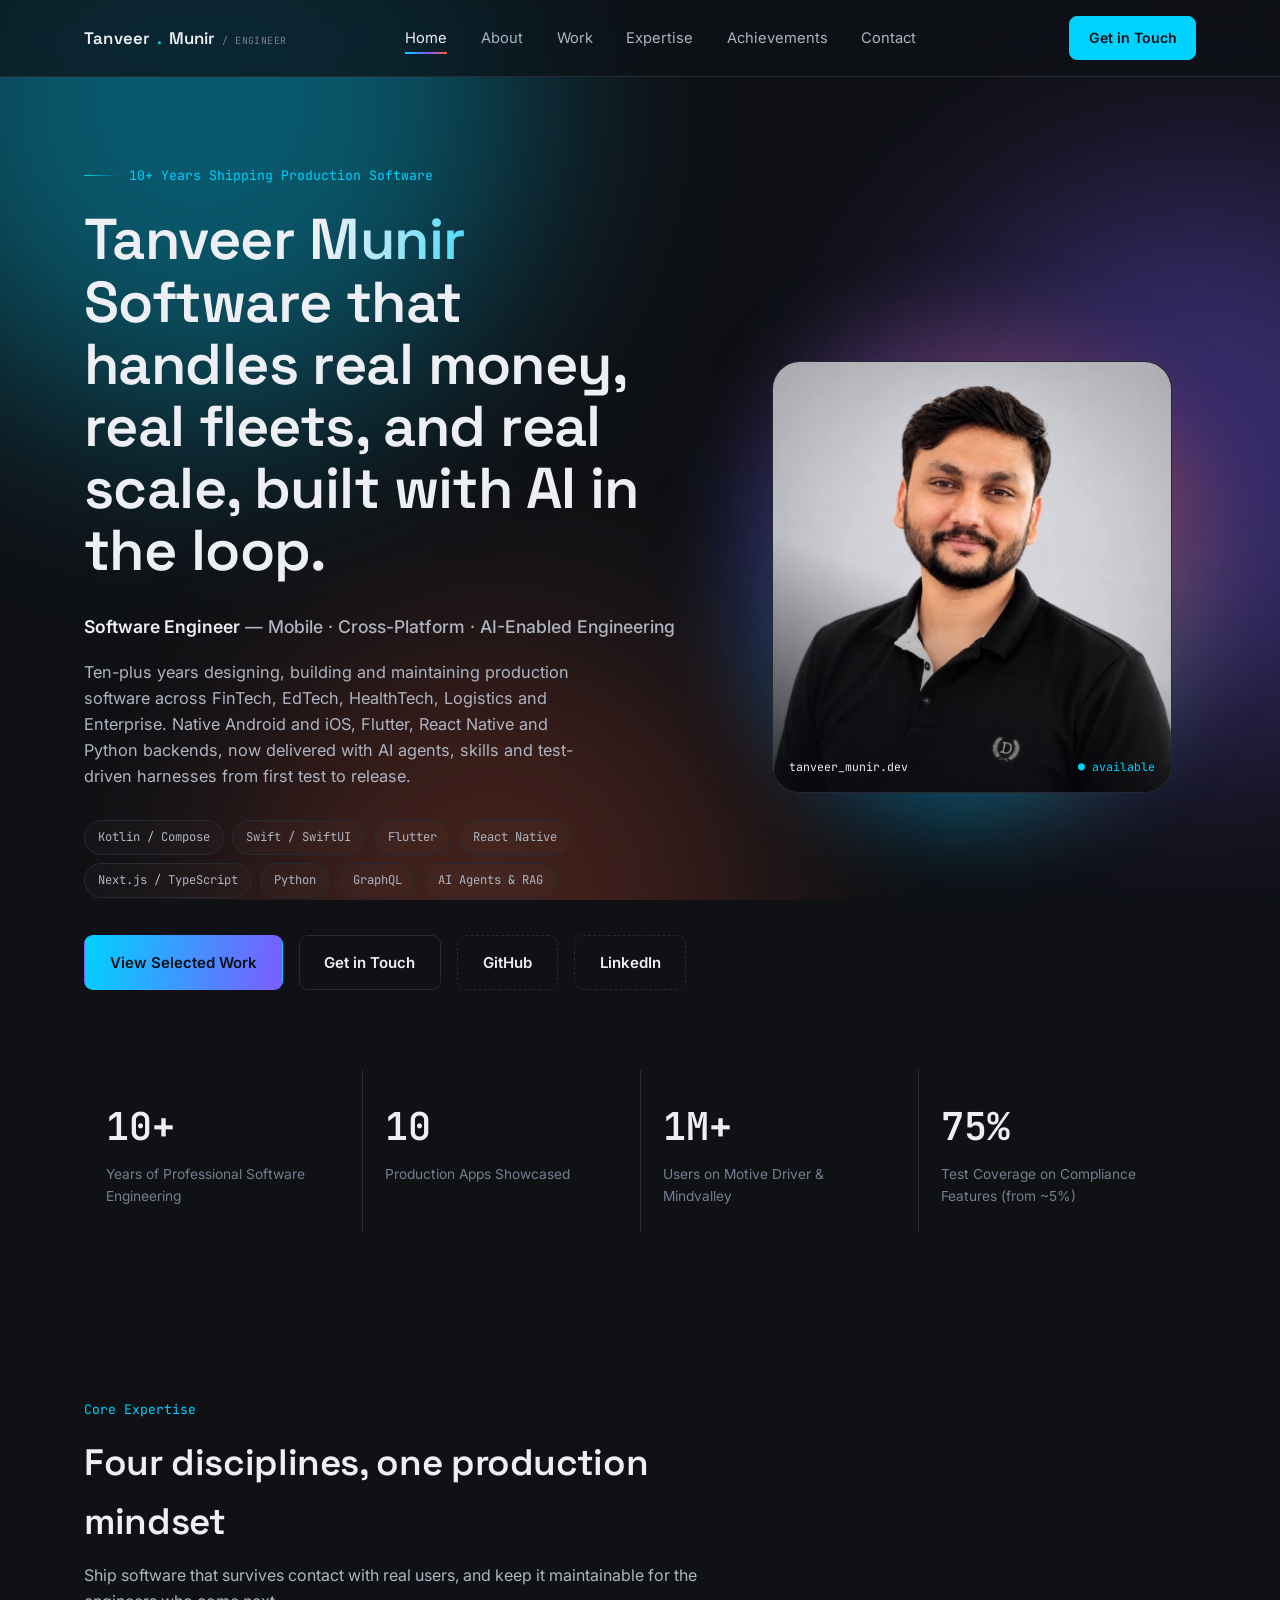
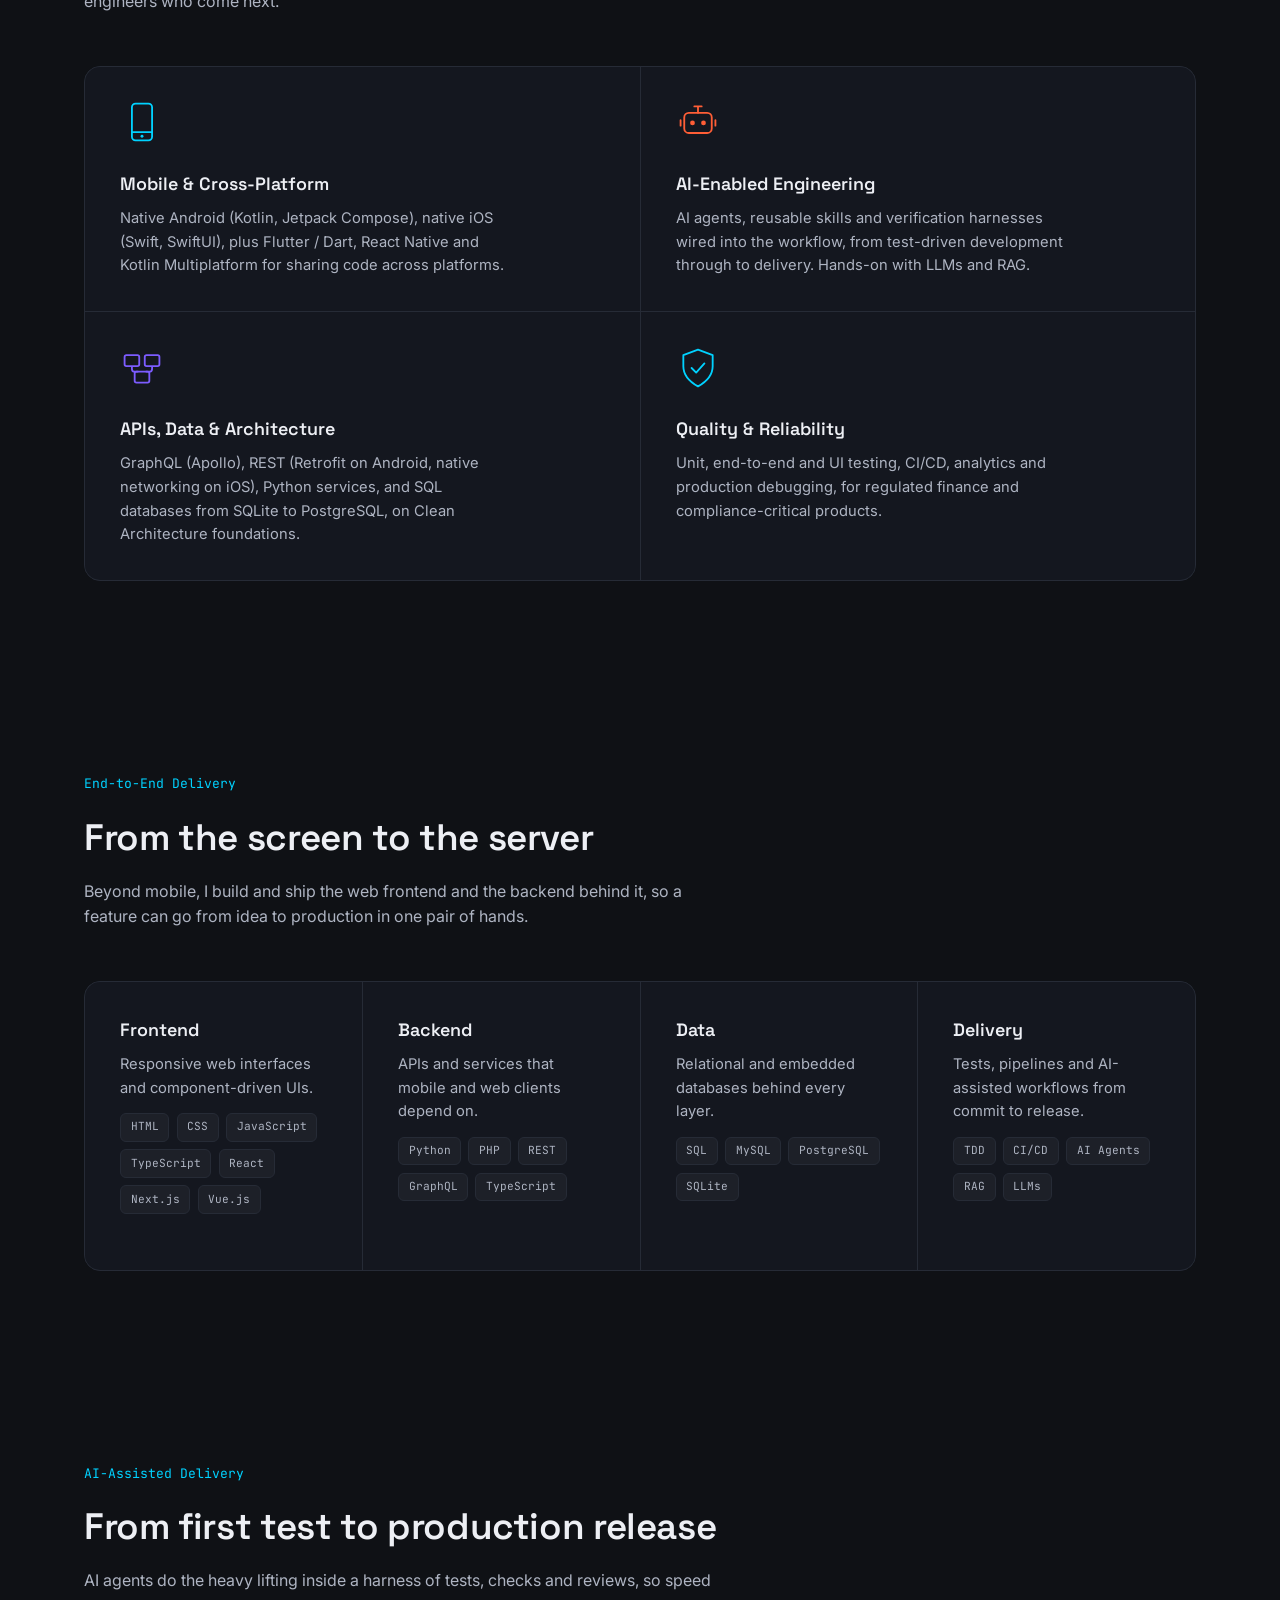
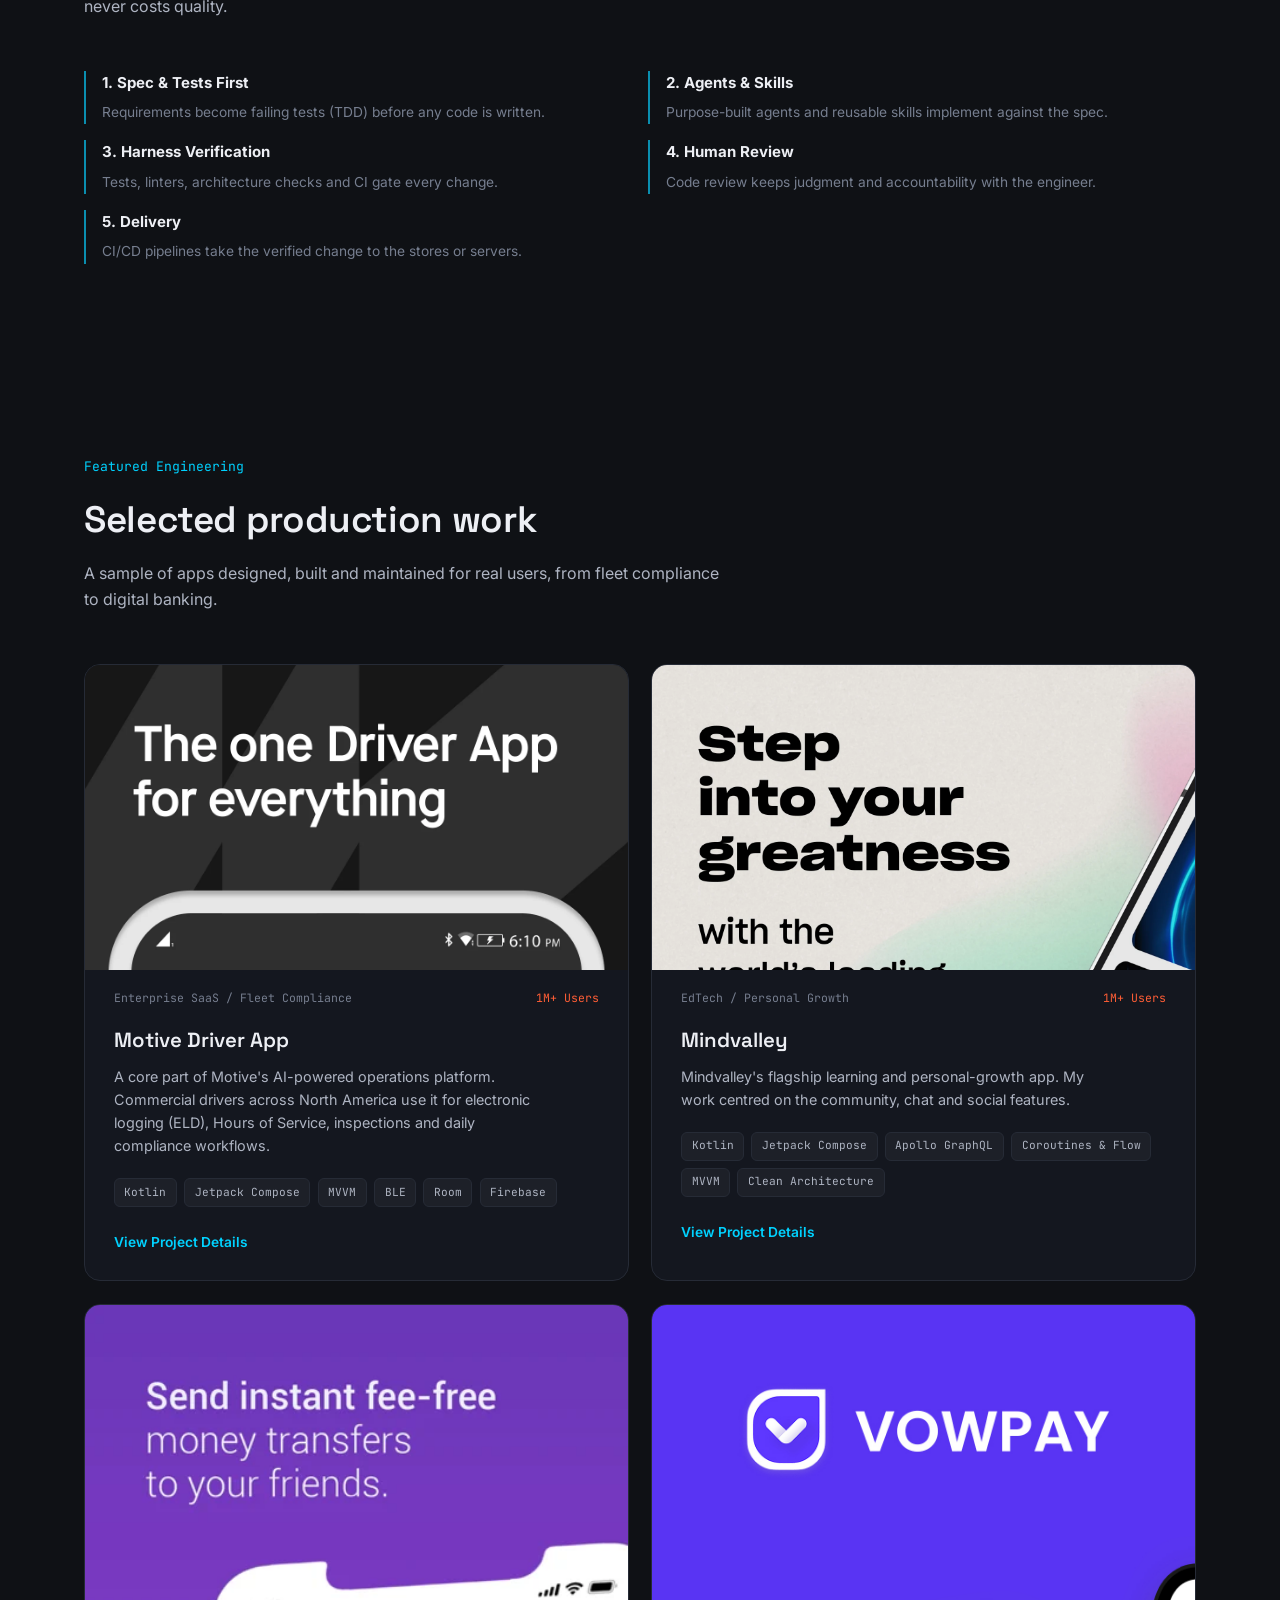
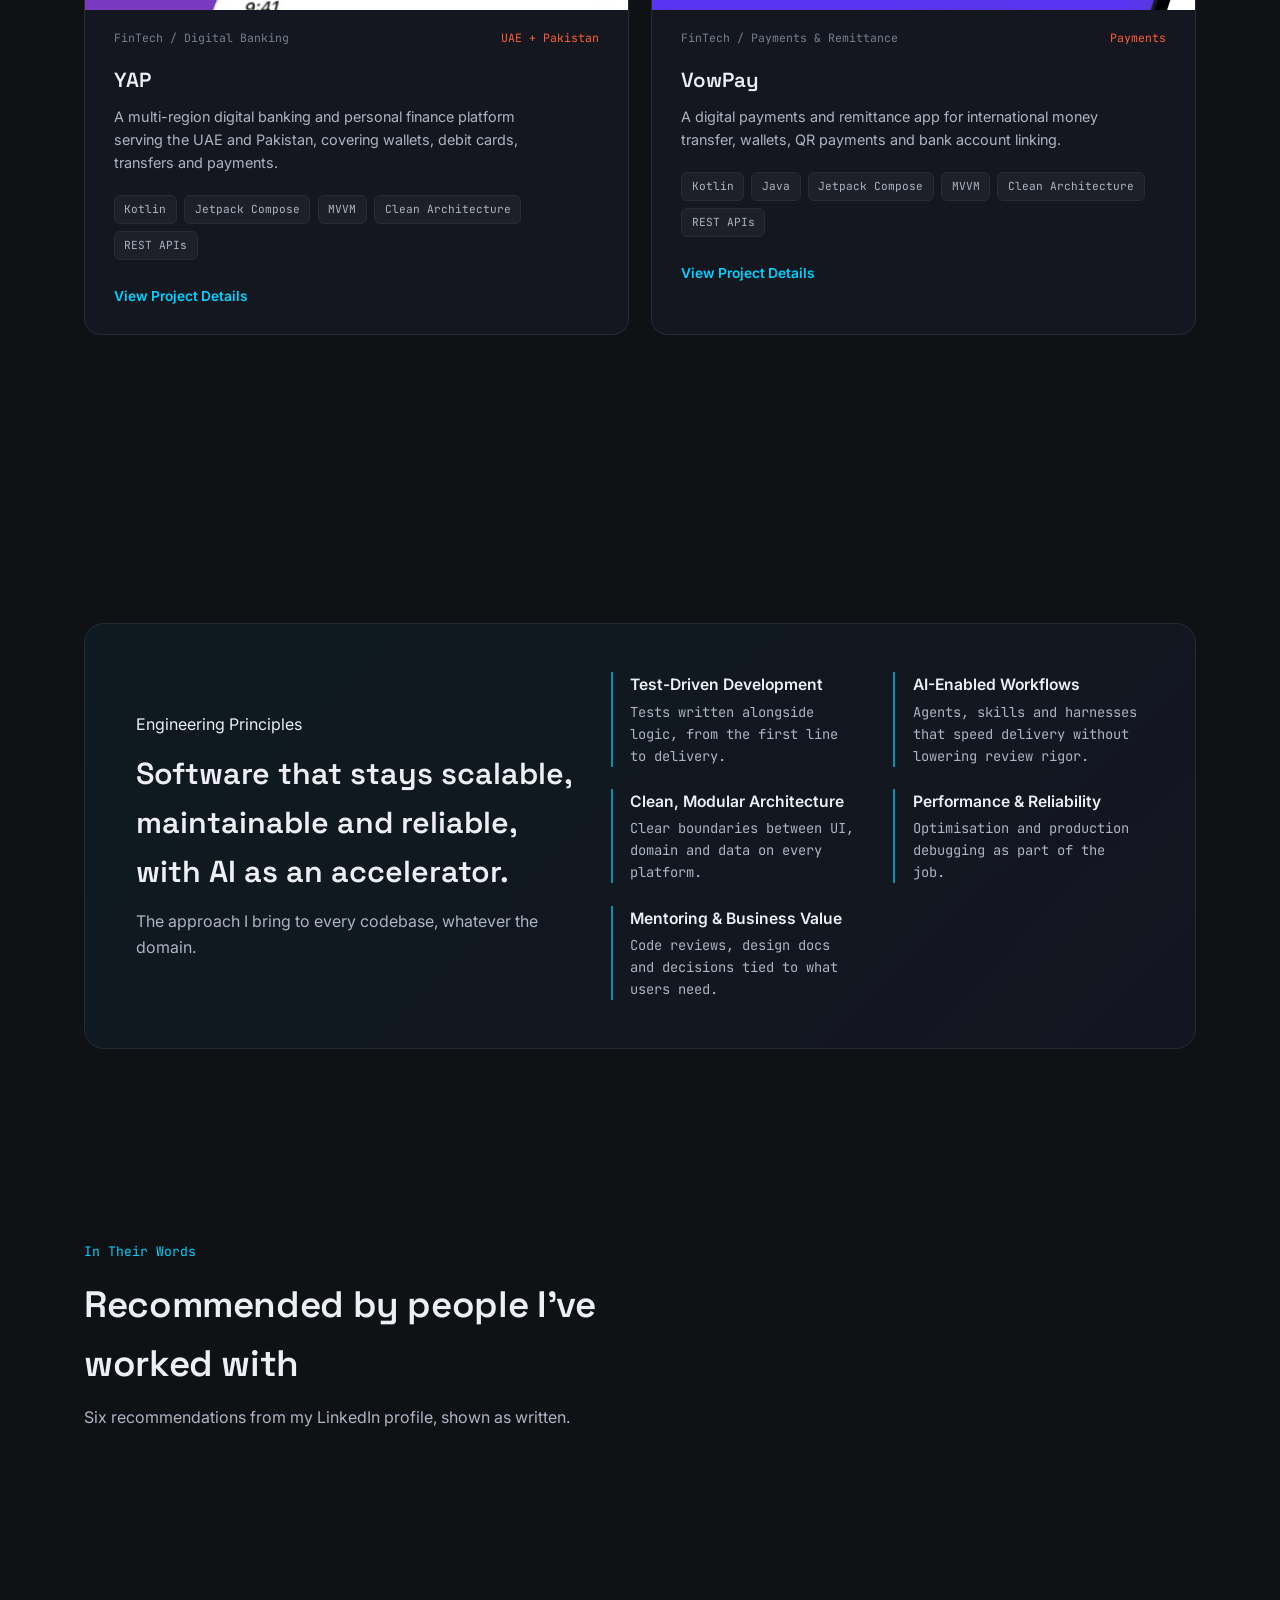
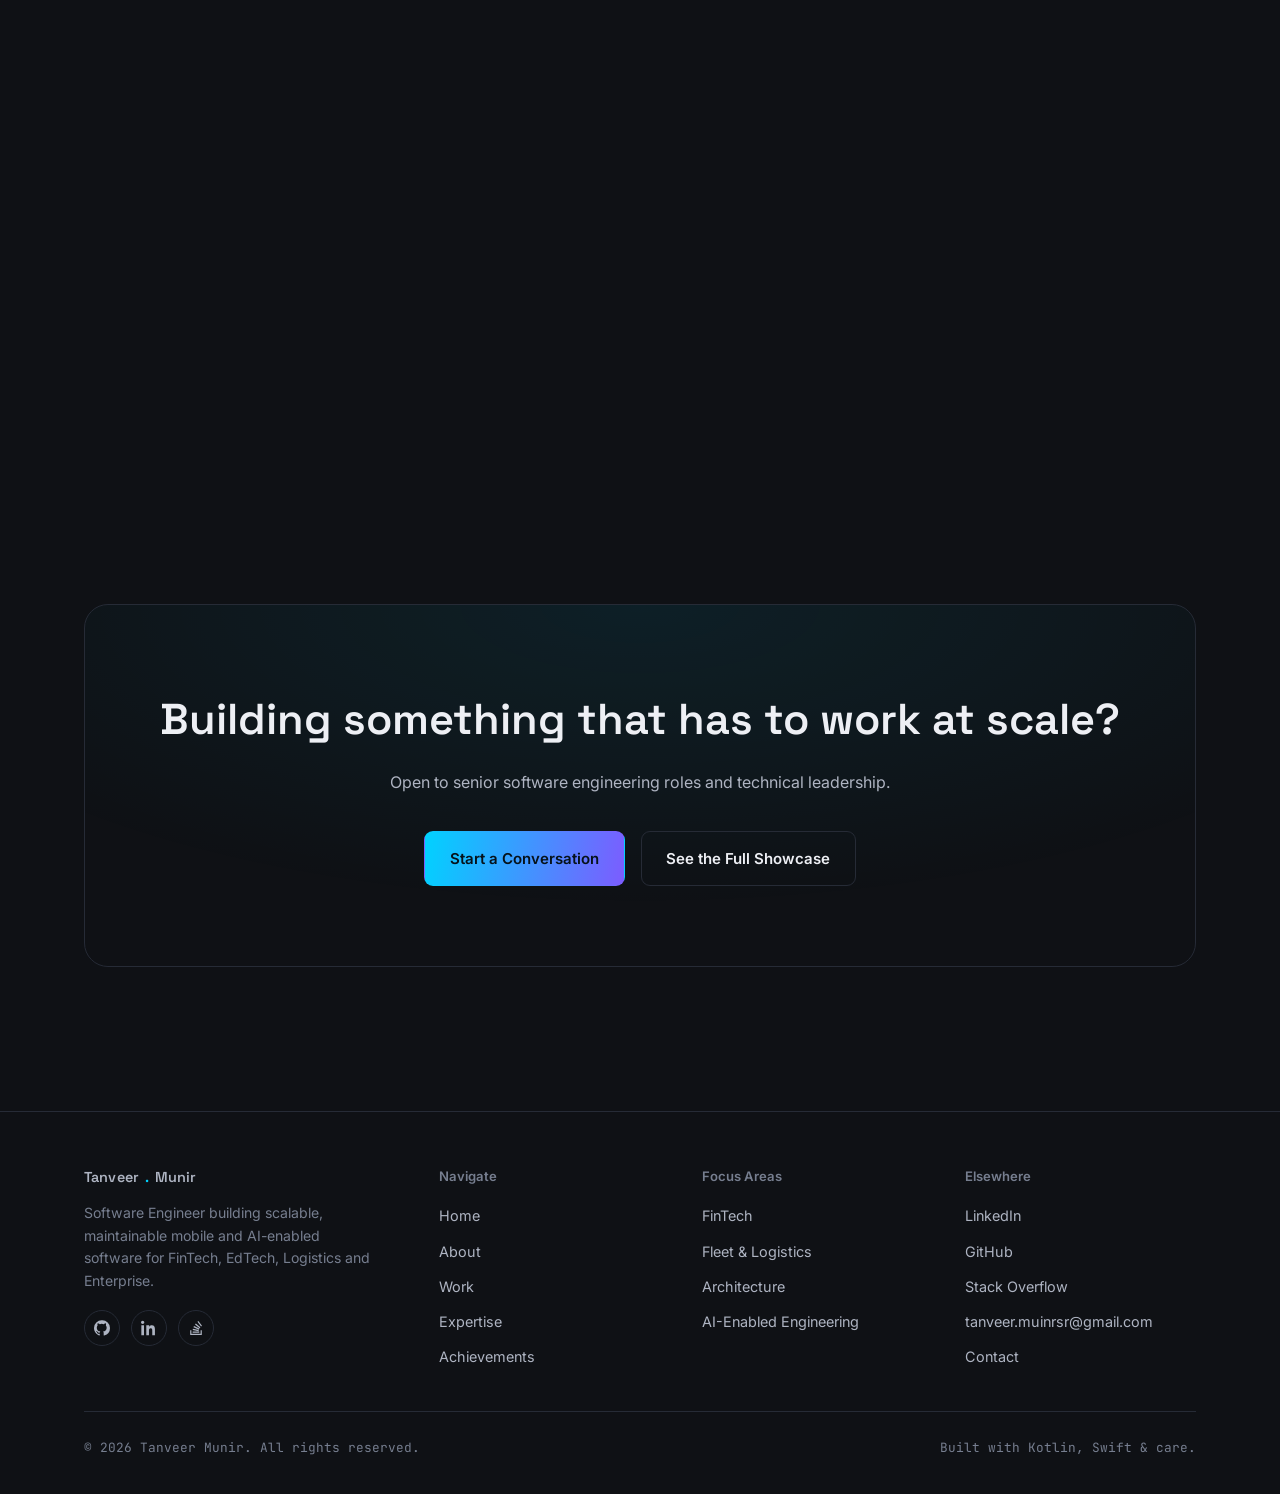
<file: index.html>
<!DOCTYPE html>
<html lang="en">
<head>
<meta charset="UTF-8">
<meta name="viewport" content="width=device-width, initial-scale=1.0">
<title>Tanveer Munir — Software Engineer</title>
<meta name="description" content="Software Engineer with 10+ years building mobile, web, backend and AI-enabled software: Kotlin, Swift, Flutter, React Native, Next.js, TypeScript, Python, PHP, GraphQL, RAG and LLMs.">
<link rel="preconnect" href="https://fonts.googleapis.com">
<link href="https://fonts.googleapis.com/css2?family=Space+Grotesk:wght@500;600;700&family=Inter:wght@400;500;600&family=JetBrains+Mono:wght@400;500&display=swap" rel="stylesheet">
<link rel="stylesheet" href="assets/css/style.css">
</head>
<body>

<div class="ambient" aria-hidden="true"><span class="b1"></span><span class="b2"></span><span class="b3"></span></div>

<header class="site-nav">
  <div class="wrap">
    <a href="index.html" class="brand">Tanveer<span class="dot">.</span>Munir <small>/ ENGINEER</small></a>
    <nav>
      <ul class="nav-links" id="navLinks">
        <li><a href="index.html" class="active">Home</a></li><li><a href="about.html">About</a></li><li><a href="projects.html">Work</a></li><li><a href="expertise.html">Expertise</a></li><li><a href="achievements.html">Achievements</a></li><li><a href="contact.html">Contact</a></li>
        <li><a href="contact.html" class="btn btn-primary nav-cta-mobile">Get in Touch</a></li>
      </ul>
    </nav>
    <a href="contact.html" class="nav-cta">Get in Touch</a>
    <button class="nav-toggle" id="navToggle" aria-label="Toggle navigation" aria-expanded="false"><span></span></button>
  </div>
</header>

<main>
  <section class="hero">
    <div class="wrap">
      <div class="hero-copy">
        <div class="eyebrow-line"><span class="rule"></span> 10+ Years Shipping Production Software</div>
        <h1>
          <span class="name">Tanveer Munir</span>
          Software that handles real money, real fleets, and real scale, built with AI in the loop.
        </h1>
        <p class="role"><strong>Software Engineer</strong> — Mobile · Cross-Platform · AI-Enabled Engineering</p>
        <p class="tagline">Ten-plus years designing, building and maintaining production software across FinTech, EdTech, HealthTech, Logistics and Enterprise. Native Android and iOS, Flutter, React Native and Python backends, now delivered with AI agents, skills and test-driven harnesses from first test to release.</p>
        <div class="badge-row">
          <span class="badge">Kotlin / Compose</span><span class="badge">Swift / SwiftUI</span><span class="badge">Flutter</span><span class="badge">React Native</span><span class="badge">Next.js / TypeScript</span><span class="badge">Python</span><span class="badge">GraphQL</span><span class="badge">AI Agents &amp; RAG</span>
        </div>
        <div class="cta-row">
          <a href="projects.html" class="btn btn-primary">View Selected Work</a>
          <a href="contact.html" class="btn btn-ghost">Get in Touch</a>
          <a href="https://github.com/TaniiSR" target="_blank" rel="noopener" class="btn btn-ghost" style="border-style:dashed;">GitHub</a>
          <a href="https://www.linkedin.com/in/taniisr/" target="_blank" rel="noopener" class="btn btn-ghost" style="border-style:dashed;">LinkedIn</a>
        </div>
      </div>
      <div class="portrait">
        <div class="glow"></div>
        <div class="frame">
          <img src="assets/img/profile-photo.jpg" alt="Tanveer Munir">
          <span class="bracket tl"></span><span class="bracket br"></span>
          <div class="tag"><span>tanveer_munir.dev</span><span>● available</span></div>
        </div>
      </div>
    </div>
  </section>

  <section class="stat-rail reveal">
    <div class="wrap">
      <div class="stat"><div class="num"><span class="js-counter" data-target="10" data-suffix="+">0</span></div><div class="label">Years of Professional Software Engineering</div></div>
      <div class="stat"><div class="num"><span class="js-counter" data-target="10" data-suffix="">0</span></div><div class="label">Production Apps Showcased</div></div>
      <div class="stat"><div class="num"><span class="js-counter" data-target="1" data-suffix="M+">0</span></div><div class="label">Users on Motive Driver &amp; Mindvalley</div></div>
      <div class="stat"><div class="num"><span class="js-counter" data-target="75" data-suffix="%">0</span></div><div class="label">Test Coverage on Compliance Features (from ~5%)</div></div>
    </div>
  </section>

  <section class="section" id="expertise">
    <div class="wrap">
      <div class="section-head reveal">
        <span class="index">Core Expertise</span>
        <h2>Four disciplines, one production mindset</h2>
        <p>Ship software that survives contact with real users, and keep it maintainable for the engineers who come next.</p>
      </div>
      <div class="matrix reveal">
        <div class="matrix-item"><svg class="icon" viewBox="0 0 48 48" fill="none" xmlns="http://www.w3.org/2000/svg"><rect x="13" y="4" width="22" height="40" rx="4" stroke="currentColor" stroke-width="2"/><line x1="13" y1="35" x2="35" y2="35" stroke="currentColor" stroke-width="2"/><circle cx="24" cy="39.5" r="1.6" fill="currentColor"/></svg><h3>Mobile &amp; Cross-Platform</h3><p>Native Android (Kotlin, Jetpack Compose), native iOS (Swift, SwiftUI), plus Flutter / Dart, React Native and Kotlin Multiplatform for sharing code across platforms.</p></div>
        <div class="matrix-item"><svg class="icon" viewBox="0 0 48 48" fill="none" xmlns="http://www.w3.org/2000/svg"><rect x="9" y="14" width="30" height="22" rx="5" stroke="currentColor" stroke-width="2"/><circle cx="18" cy="25" r="2.6" fill="currentColor"/><circle cx="30" cy="25" r="2.6" fill="currentColor"/><path d="M24 14V7M20 7h8M5 22v6M43 22v6" stroke="currentColor" stroke-width="2" stroke-linecap="round"/></svg><h3>AI-Enabled Engineering</h3><p>AI agents, reusable skills and verification harnesses wired into the workflow, from test-driven development through to delivery. Hands-on with LLMs and RAG.</p></div>
        <div class="matrix-item"><svg class="icon" viewBox="0 0 48 48" fill="none" xmlns="http://www.w3.org/2000/svg"><rect x="5" y="10" width="16" height="12" rx="2" stroke="currentColor" stroke-width="2"/><rect x="27" y="10" width="16" height="12" rx="2" stroke="currentColor" stroke-width="2"/><rect x="16" y="28" width="16" height="12" rx="2" stroke="currentColor" stroke-width="2"/><path d="M13 22v3a3 3 0 003 3h4M35 22v3a3 3 0 01-3 3h-4" stroke="currentColor" stroke-width="2"/></svg><h3>APIs, Data &amp; Architecture</h3><p>GraphQL (Apollo), REST (Retrofit on Android, native networking on iOS), Python services, and SQL databases from SQLite to PostgreSQL, on Clean Architecture foundations.</p></div>
        <div class="matrix-item"><svg class="icon" viewBox="0 0 48 48" fill="none" xmlns="http://www.w3.org/2000/svg"><path d="M24 4 8 10v12c0 10 7 17 16 22 9-5 16-12 16-22V10L24 4z" stroke="currentColor" stroke-width="2" stroke-linejoin="round"/><path d="M17 24l5 5 9-10" stroke="currentColor" stroke-width="2" stroke-linecap="round" stroke-linejoin="round"/></svg><h3>Quality &amp; Reliability</h3><p>Unit, end-to-end and UI testing, CI/CD, analytics and production debugging, for regulated finance and compliance-critical products.</p></div>
      </div>
    </div>
  </section>

  <section class="section" id="end-to-end">
    <div class="wrap">
      <div class="section-head reveal">
        <span class="index">End-to-End Delivery</span>
        <h2>From the screen to the server</h2>
        <p>Beyond mobile, I build and ship the web frontend and the backend behind it, so a feature can go from idea to production in one pair of hands.</p>
      </div>
      <div class="matrix reveal" style="grid-template-columns:repeat(auto-fit,minmax(min(260px,100%),1fr));">
        <div class="matrix-item"><h3>Frontend</h3><p>Responsive web interfaces and component-driven UIs.</p><div class="pill-row" style="margin-top:.8rem;"><span class="pill">HTML</span><span class="pill">CSS</span><span class="pill">JavaScript</span><span class="pill">TypeScript</span><span class="pill">React</span><span class="pill">Next.js</span><span class="pill">Vue.js</span></div></div>
        <div class="matrix-item"><h3>Backend</h3><p>APIs and services that mobile and web clients depend on.</p><div class="pill-row" style="margin-top:.8rem;"><span class="pill">Python</span><span class="pill">PHP</span><span class="pill">REST</span><span class="pill">GraphQL</span><span class="pill">TypeScript</span></div></div>
        <div class="matrix-item"><h3>Data</h3><p>Relational and embedded databases behind every layer.</p><div class="pill-row" style="margin-top:.8rem;"><span class="pill">SQL</span><span class="pill">MySQL</span><span class="pill">PostgreSQL</span><span class="pill">SQLite</span></div></div>
        <div class="matrix-item"><h3>Delivery</h3><p>Tests, pipelines and AI-assisted workflows from commit to release.</p><div class="pill-row" style="margin-top:.8rem;"><span class="pill">TDD</span><span class="pill">CI/CD</span><span class="pill">AI Agents</span><span class="pill">RAG</span><span class="pill">LLMs</span></div></div>
      </div>
    </div>
  </section>

  <section class="section" id="ai-workflow">
    <div class="wrap">
      <div class="section-head reveal">
        <span class="index">AI-Assisted Delivery</span>
        <h2>From first test to production release</h2>
        <p>AI agents do the heavy lifting inside a harness of tests, checks and reviews, so speed never costs quality.</p>
      </div>
      <div class="pillar-strip reveal">
        <div class="pillar"><b>1. Spec &amp; Tests First</b><span>Requirements become failing tests (TDD) before any code is written.</span></div>
        <div class="pillar"><b>2. Agents &amp; Skills</b><span>Purpose-built agents and reusable skills implement against the spec.</span></div>
        <div class="pillar"><b>3. Harness Verification</b><span>Tests, linters, architecture checks and CI gate every change.</span></div>
        <div class="pillar"><b>4. Human Review</b><span>Code review keeps judgment and accountability with the engineer.</span></div>
        <div class="pillar"><b>5. Delivery</b><span>CI/CD pipelines take the verified change to the stores or servers.</span></div>
      </div>
    </div>
  </section>

  <section class="section" id="work">
    <div class="wrap">
      <div class="section-head reveal">
        <span class="index">Featured Engineering</span>
        <h2>Selected production work</h2>
        <p>A sample of apps designed, built and maintained for real users, from fleet compliance to digital banking.</p>
      </div>
      <div class="project-grid reveal" id="featuredProjects">
        <article class="project-card" data-modal="motive-driver">
<div class="thumb thumb-sm"><img src="Images/Motive/m1.webp" alt="Motive Driver App screenshot" loading="lazy"></div>
          <div class="meta"><span class="kind">Enterprise SaaS / Fleet Compliance</span><span class="scale">1M+ Users</span></div>
          <h3>Motive Driver App</h3>
          <p>A core part of Motive's AI-powered operations platform. Commercial drivers across North America use it for electronic logging (ELD), Hours of Service, inspections and daily compliance workflows.</p>
          <div class="pill-row"><span class="pill">Kotlin</span><span class="pill">Jetpack Compose</span><span class="pill">MVVM</span><span class="pill">BLE</span><span class="pill">Room</span><span class="pill">Firebase</span></div>
          <span class="card-link">View Project Details</span>
        </article>
        <article class="project-card" data-modal="mindvalley">
<div class="thumb thumb-sm"><img src="Images/Mindvalley/01.jpg" alt="Mindvalley screenshot" loading="lazy"></div>
          <div class="meta"><span class="kind">EdTech / Personal Growth</span><span class="scale">1M+ Users</span></div>
          <h3>Mindvalley</h3>
          <p>Mindvalley's flagship learning and personal-growth app. My work centred on the community, chat and social features.</p>
          <div class="pill-row"><span class="pill">Kotlin</span><span class="pill">Jetpack Compose</span><span class="pill">Apollo GraphQL</span><span class="pill">Coroutines & Flow</span><span class="pill">MVVM</span><span class="pill">Clean Architecture</span></div>
          <span class="card-link">View Project Details</span>
        </article>
        <article class="project-card" data-modal="yap">
<div class="thumb thumb-sm"><img src="Images/Yap/1.png" alt="YAP screenshot" loading="lazy"></div>
          <div class="meta"><span class="kind">FinTech / Digital Banking</span><span class="scale">UAE + Pakistan</span></div>
          <h3>YAP</h3>
          <p>A multi-region digital banking and personal finance platform serving the UAE and Pakistan, covering wallets, debit cards, transfers and payments.</p>
          <div class="pill-row"><span class="pill">Kotlin</span><span class="pill">Jetpack Compose</span><span class="pill">MVVM</span><span class="pill">Clean Architecture</span><span class="pill">REST APIs</span></div>
          <span class="card-link">View Project Details</span>
        </article>
        <article class="project-card" data-modal="vowpay">
<div class="thumb thumb-sm"><img src="Images/VowPay/01.jpg" alt="VowPay screenshot" loading="lazy"></div>
          <div class="meta"><span class="kind">FinTech / Payments &amp; Remittance</span><span class="scale">Payments</span></div>
          <h3>VowPay</h3>
          <p>A digital payments and remittance app for international money transfer, wallets, QR payments and bank account linking.</p>
          <div class="pill-row"><span class="pill">Kotlin</span><span class="pill">Java</span><span class="pill">Jetpack Compose</span><span class="pill">MVVM</span><span class="pill">Clean Architecture</span><span class="pill">REST APIs</span></div>
          <span class="card-link">View Project Details</span>
        </article>
      </div>
      <div class="showcase-more reveal"><a href="projects.html" class="btn btn-ghost">View Full Engineering Showcase</a></div>
    </div>
  </section>

  <section class="section" id="philosophy">
    <div class="wrap">
      <div class="philosophy reveal">
        <div>
          <span class="index" style="display:block;margin-bottom:.8rem;">Engineering Principles</span>
          <h2 style="font-family:var(--font-display); font-size:1.9rem; font-weight:600; margin:0 0 .8rem;">Software that stays scalable, maintainable and reliable, with AI as an accelerator.</h2>
          <p style="color:var(--text-1); margin:0;">The approach I bring to every codebase, whatever the domain.</p>
        </div>
        <ul class="philosophy-list">
          <li><b>Test-Driven Development</b>Tests written alongside logic, from the first line to delivery.</li>
          <li><b>AI-Enabled Workflows</b>Agents, skills and harnesses that speed delivery without lowering review rigor.</li>
          <li><b>Clean, Modular Architecture</b>Clear boundaries between UI, domain and data on every platform.</li>
          <li><b>Performance &amp; Reliability</b>Optimisation and production debugging as part of the job.</li>
          <li><b>Mentoring &amp; Business Value</b>Code reviews, design docs and decisions tied to what users need.</li>
        </ul>
      </div>
    </div>
  </section>

  <section class="section" id="testimonials">
    <div class="wrap">
      <div class="section-head reveal">
        <span class="index">In Their Words</span>
        <h2>Recommended by people I've worked with</h2>
        <p>Six recommendations from my LinkedIn profile, shown as written.</p>
      </div>
      <div class="reveal">
        <div class="testimonial-track" id="testimonialTrack">
          <div class="t-card">
            <q>Tanveer is one of the best among all the people I have ever worked with. As I remember, Tanveer was a very productive person, is hardworking, broad-minded and forward thinking individual. Intelligent, ambitious, energetic and proactive perfectionist. Desire for proficiency and development speed makes Tanveer a valuable asset to the team. Working with Tanveer is a signature of success.</q>
            <div class="t-person">
              <div class="t-avatar">JA</div>
              <div><div class="name">Jawad Ali</div><div class="role">iOS Engineer at Wise</div><div class="role">Worked on the same team · Jun 2021</div></div>
              <a class="t-linkedin" href="https://www.linkedin.com/in/taniisr/details/recommendations/" target="_blank" rel="noopener" aria-label="View recommendations on LinkedIn"><svg viewBox="0 0 24 24" fill="currentColor"><path d="M4.98 3.5C4.98 4.88 3.9 6 2.5 6S0 4.88 0 3.5 1.1 1 2.5 1s2.48 1.12 2.48 2.5zM.5 8h4V23h-4V8zM8.5 8h3.8v2.05h.05c.53-.99 1.83-2.05 3.77-2.05 4.03 0 4.77 2.62 4.77 6.03V23h-4v-6.9c0-1.64-.03-3.75-2.29-3.75-2.3 0-2.65 1.79-2.65 3.63V23h-4V8z"/></svg></a>
            </div>
          </div>
          <div class="t-card">
            <q>I worked with the Tanveer for around one year, but afterward, we became more friends than a colleague. He was a team player. He has exceptional problem-solving skills and has great exposure to Android development. He takes ownership of his work and puts extra effort when requires. I would strongly recommend Tanveer for any kind of Android work. I would love to work again with Tanveer in the future.</q>
            <div class="t-person">
              <div class="t-avatar">UA</div>
              <div><div class="name">Umair Ali</div><div class="role">Senior AI Engineer at Fasset</div><div class="role">Worked on the same team · Feb 2021</div></div>
              <a class="t-linkedin" href="https://www.linkedin.com/in/taniisr/details/recommendations/" target="_blank" rel="noopener" aria-label="View recommendations on LinkedIn"><svg viewBox="0 0 24 24" fill="currentColor"><path d="M4.98 3.5C4.98 4.88 3.9 6 2.5 6S0 4.88 0 3.5 1.1 1 2.5 1s2.48 1.12 2.48 2.5zM.5 8h4V23h-4V8zM8.5 8h3.8v2.05h.05c.53-.99 1.83-2.05 3.77-2.05 4.03 0 4.77 2.62 4.77 6.03V23h-4v-6.9c0-1.64-.03-3.75-2.29-3.75-2.3 0-2.65 1.79-2.65 3.63V23h-4V8z"/></svg></a>
            </div>
          </div>
          <div class="t-card">
            <q>I had great working experience with Tanveer Munir. He is proactive, result oriented, responsible and technically a sound employee and he is always ready to put all his energy and time to get the job done. He has exceptional analytical skill in Android technologies and a great asset to any company.</q>
            <div class="t-person">
              <div class="t-avatar">AS</div>
              <div><div class="name">Atif Sarfraz</div><div class="role">Software Quality Assurance Engineer</div><div class="role">Worked on the same team · May 2019</div></div>
              <a class="t-linkedin" href="https://www.linkedin.com/in/taniisr/details/recommendations/" target="_blank" rel="noopener" aria-label="View recommendations on LinkedIn"><svg viewBox="0 0 24 24" fill="currentColor"><path d="M4.98 3.5C4.98 4.88 3.9 6 2.5 6S0 4.88 0 3.5 1.1 1 2.5 1s2.48 1.12 2.48 2.5zM.5 8h4V23h-4V8zM8.5 8h3.8v2.05h.05c.53-.99 1.83-2.05 3.77-2.05 4.03 0 4.77 2.62 4.77 6.03V23h-4v-6.9c0-1.64-.03-3.75-2.29-3.75-2.3 0-2.65 1.79-2.65 3.63V23h-4V8z"/></svg></a>
            </div>
          </div>
          <div class="t-card">
            <q>This gentleman has tremendous skills in problem-solving. He always plays a critical role in the team, as a good team player. Being a less cynical individual he always contributes a lot in team success. I found him very punctual and hard-working member.</q>
            <div class="t-person">
              <div class="t-avatar">QS</div>
              <div><div class="name">Qadeer Sipra</div><div class="role">Senior Software Engineer at PITB</div><div class="role">Worked on the same team · May 2019</div></div>
              <a class="t-linkedin" href="https://www.linkedin.com/in/taniisr/details/recommendations/" target="_blank" rel="noopener" aria-label="View recommendations on LinkedIn"><svg viewBox="0 0 24 24" fill="currentColor"><path d="M4.98 3.5C4.98 4.88 3.9 6 2.5 6S0 4.88 0 3.5 1.1 1 2.5 1s2.48 1.12 2.48 2.5zM.5 8h4V23h-4V8zM8.5 8h3.8v2.05h.05c.53-.99 1.83-2.05 3.77-2.05 4.03 0 4.77 2.62 4.77 6.03V23h-4v-6.9c0-1.64-.03-3.75-2.29-3.75-2.3 0-2.65 1.79-2.65 3.63V23h-4V8z"/></svg></a>
            </div>
          </div>
          <div class="t-card">
            <q>Tanveer is an excellent resource and very good in programming. Tanveer has been a tremendous asset to our Android team and has frequently facilitated with his good contribution to our projects. I wish him all the best in his career.</q>
            <div class="t-person">
              <div class="t-avatar">SA</div>
              <div><div class="name">Syed Ehtsham Abbas</div><div class="role">Tech Entrepreneur</div><div class="role">Was my teacher · Jul 2018</div></div>
              <a class="t-linkedin" href="https://www.linkedin.com/in/taniisr/details/recommendations/" target="_blank" rel="noopener" aria-label="View recommendations on LinkedIn"><svg viewBox="0 0 24 24" fill="currentColor"><path d="M4.98 3.5C4.98 4.88 3.9 6 2.5 6S0 4.88 0 3.5 1.1 1 2.5 1s2.48 1.12 2.48 2.5zM.5 8h4V23h-4V8zM8.5 8h3.8v2.05h.05c.53-.99 1.83-2.05 3.77-2.05 4.03 0 4.77 2.62 4.77 6.03V23h-4v-6.9c0-1.64-.03-3.75-2.29-3.75-2.3 0-2.65 1.79-2.65 3.63V23h-4V8z"/></svg></a>
            </div>
          </div>
          <div class="t-card">
            <q>I was particularly impressed by Tanveer's ability to handle even the toughest clients—effortlessly. That skill often takes years to develop for Develooers, but it seemed to come perfectly naturally to his.</q>
            <div class="t-person">
              <div class="t-avatar">HS</div>
              <div><div class="name">Hassan Shahid</div><div class="role">Software Quality Assurance Engineer at BOSCH</div><div class="role">Worked on the same team · Jun 2018</div></div>
              <a class="t-linkedin" href="https://www.linkedin.com/in/taniisr/details/recommendations/" target="_blank" rel="noopener" aria-label="View recommendations on LinkedIn"><svg viewBox="0 0 24 24" fill="currentColor"><path d="M4.98 3.5C4.98 4.88 3.9 6 2.5 6S0 4.88 0 3.5 1.1 1 2.5 1s2.48 1.12 2.48 2.5zM.5 8h4V23h-4V8zM8.5 8h3.8v2.05h.05c.53-.99 1.83-2.05 3.77-2.05 4.03 0 4.77 2.62 4.77 6.03V23h-4v-6.9c0-1.64-.03-3.75-2.29-3.75-2.3 0-2.65 1.79-2.65 3.63V23h-4V8z"/></svg></a>
            </div>
          </div>
        </div>
        <div class="t-controls">
          <button id="tPrev" aria-label="Previous testimonial">&#8592;</button>
          <button id="tNext" aria-label="Next testimonial">&#8594;</button>
        </div>
        <div class="showcase-more" style="margin-top:1.5rem;"><a href="https://www.linkedin.com/in/taniisr/details/recommendations/" target="_blank" rel="noopener" class="btn btn-ghost">Read all recommendations on LinkedIn</a></div>
      </div>
    </div>
  </section>

  <section class="section" id="contact-cta">
    <div class="wrap">
      <div class="closing reveal">
        <h2>Building something that has to work at scale?</h2>
        <p>Open to senior software engineering roles and technical leadership.</p>
        <div class="cta-row">
          <a href="contact.html" class="btn btn-primary">Start a Conversation</a>
          <a href="projects.html" class="btn btn-ghost">See the Full Showcase</a>
        </div>
      </div>
    </div>
  </section>

</main>

<footer class="site-footer">
  <div class="wrap">
    <div class="footer-grid">
      <div class="footer-brand">
        <a href="index.html" class="brand">Tanveer<span class="dot">.</span>Munir</a>
        <p>Software Engineer building scalable, maintainable mobile and AI-enabled software for FinTech, EdTech, Logistics and Enterprise.</p>
        <div class="social-row">
          <a href="https://github.com/TaniiSR" aria-label="GitHub" target="_blank" rel="noopener"><svg width="16" height="16" viewBox="0 0 24 24" fill="currentColor"><path d="M12 .5A11.5 11.5 0 000 12.1c0 5.16 3.29 9.53 7.86 11.08.58.11.79-.26.79-.57v-2.02c-3.2.72-3.88-1.57-3.88-1.57-.52-1.36-1.28-1.72-1.28-1.72-1.05-.74.08-.72.08-.72 1.16.08 1.77 1.22 1.77 1.22 1.03 1.8 2.7 1.28 3.36.98.1-.76.4-1.28.73-1.58-2.55-.3-5.24-1.32-5.24-5.86 0-1.29.45-2.35 1.19-3.18-.12-.3-.52-1.53.11-3.19 0 0 .98-.32 3.2 1.22a10.9 10.9 0 015.83 0c2.21-1.54 3.19-1.22 3.19-1.22.63 1.66.23 2.89.11 3.19.74.83 1.19 1.89 1.19 3.18 0 4.55-2.7 5.55-5.26 5.85.41.37.78 1.1.78 2.22v3.29c0 .31.21.69.8.57A11.5 11.5 0 0024 12.1 11.5 11.5 0 0012 .5z"/></svg></a>
          <a href="https://www.linkedin.com/in/taniisr/" aria-label="LinkedIn" target="_blank" rel="noopener"><svg width="16" height="16" viewBox="0 0 24 24" fill="currentColor"><path d="M4.98 3.5C4.98 4.88 3.9 6 2.5 6S0 4.88 0 3.5 1.1 1 2.5 1s2.48 1.12 2.48 2.5zM.5 8h4V23h-4V8zM8.5 8h3.8v2.05h.05c.53-.99 1.83-2.05 3.77-2.05 4.03 0 4.77 2.62 4.77 6.03V23h-4v-6.9c0-1.64-.03-3.75-2.29-3.75-2.3 0-2.65 1.79-2.65 3.63V23h-4V8z"/></svg></a>
          <a href="https://stackoverflow.com/users/10862130/tanveer-munir" aria-label="Stack Overflow" target="_blank" rel="noopener"><svg width="16" height="16" viewBox="0 0 24 24" fill="currentColor"><path d="M18.9 20.8v-5.4h1.8V22.6H3.3v-7.2h1.8v5.4h13.8zM7 15.1l8.8 1.8.4-1.8-8.8-1.8L7 15.1zm1.2-4.3 8.2 3.8.8-1.7-8.2-3.8-.8 1.7zm2.3-4.2 6.9 5.8 1.2-1.4-6.9-5.8-1.2 1.4zM15.6 1.4 14.2 2.5l5.4 7.3 1.4-1.1-5.4-7.3zM7 19h9.9v-1.8H7V19z"/></svg></a>
        </div>
      </div>
      <div><h4>Navigate</h4><ul><li><a href="index.html">Home</a></li><li><a href="about.html">About</a></li><li><a href="projects.html">Work</a></li><li><a href="expertise.html">Expertise</a></li><li><a href="achievements.html">Achievements</a></li></ul></div>
      <div><h4>Focus Areas</h4><ul><li><a href="projects.html">FinTech</a></li><li><a href="projects.html">Fleet &amp; Logistics</a></li><li><a href="expertise.html">Architecture</a></li><li><a href="expertise.html">AI-Enabled Engineering</a></li></ul></div>
      <div><h4>Elsewhere</h4><ul><li><a href="https://www.linkedin.com/in/taniisr/" target="_blank" rel="noopener">LinkedIn</a></li><li><a href="https://github.com/TaniiSR" target="_blank" rel="noopener">GitHub</a></li><li><a href="https://stackoverflow.com/users/10862130/tanveer-munir" target="_blank" rel="noopener">Stack Overflow</a></li><li><a href="mailto:tanveer.muinrsr@gmail.com">tanveer.muinrsr@gmail.com</a></li><li><a href="contact.html">Contact</a></li></ul></div>
    </div>
    <div class="footer-bottom">
      <span>&copy; <span id="year"></span> Tanveer Munir. All rights reserved.</span>
      <span>Built with Kotlin, Swift &amp; care.</span>
    </div>
  </div>
</footer>

<div class="modal-overlay" id="modalOverlay"><div class="modal" id="modalContent" role="dialog" aria-modal="true"></div></div>
<script src="assets/js/main.js"></script>
</body>
</html>
</file>
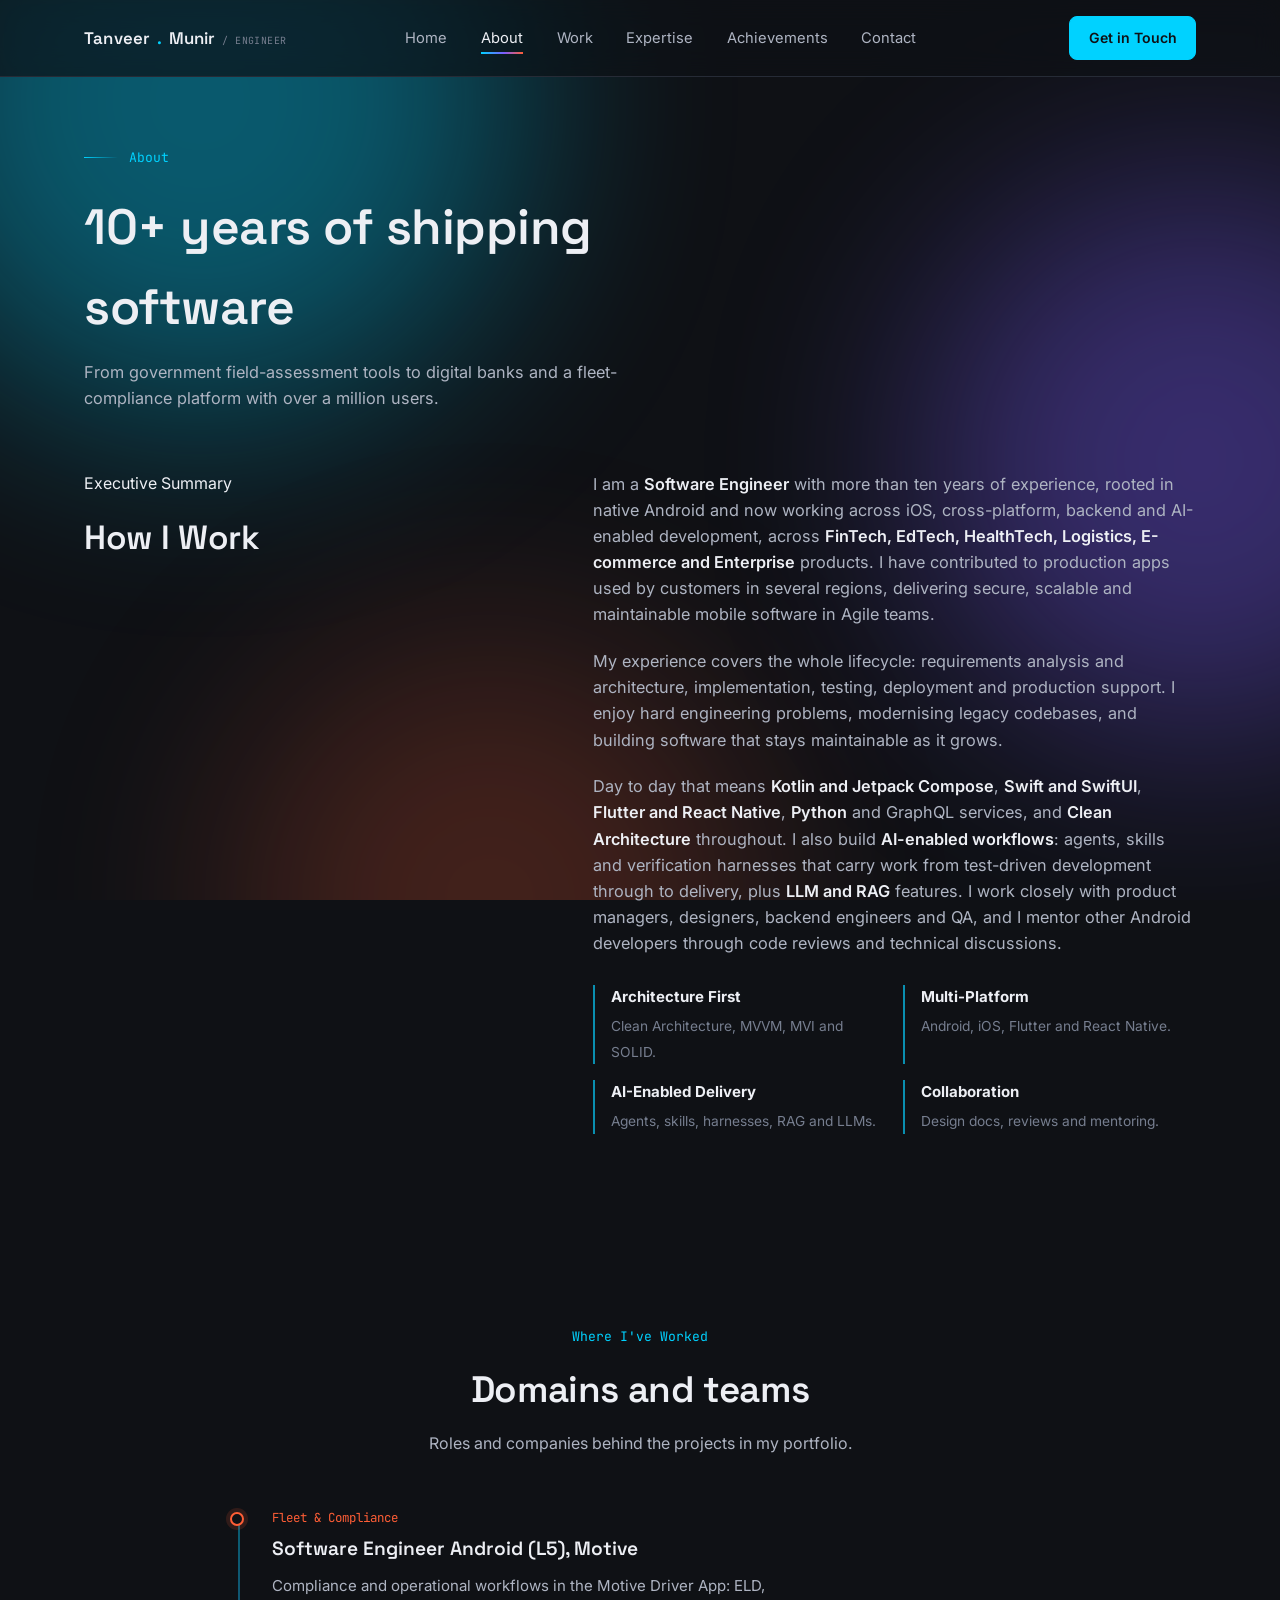
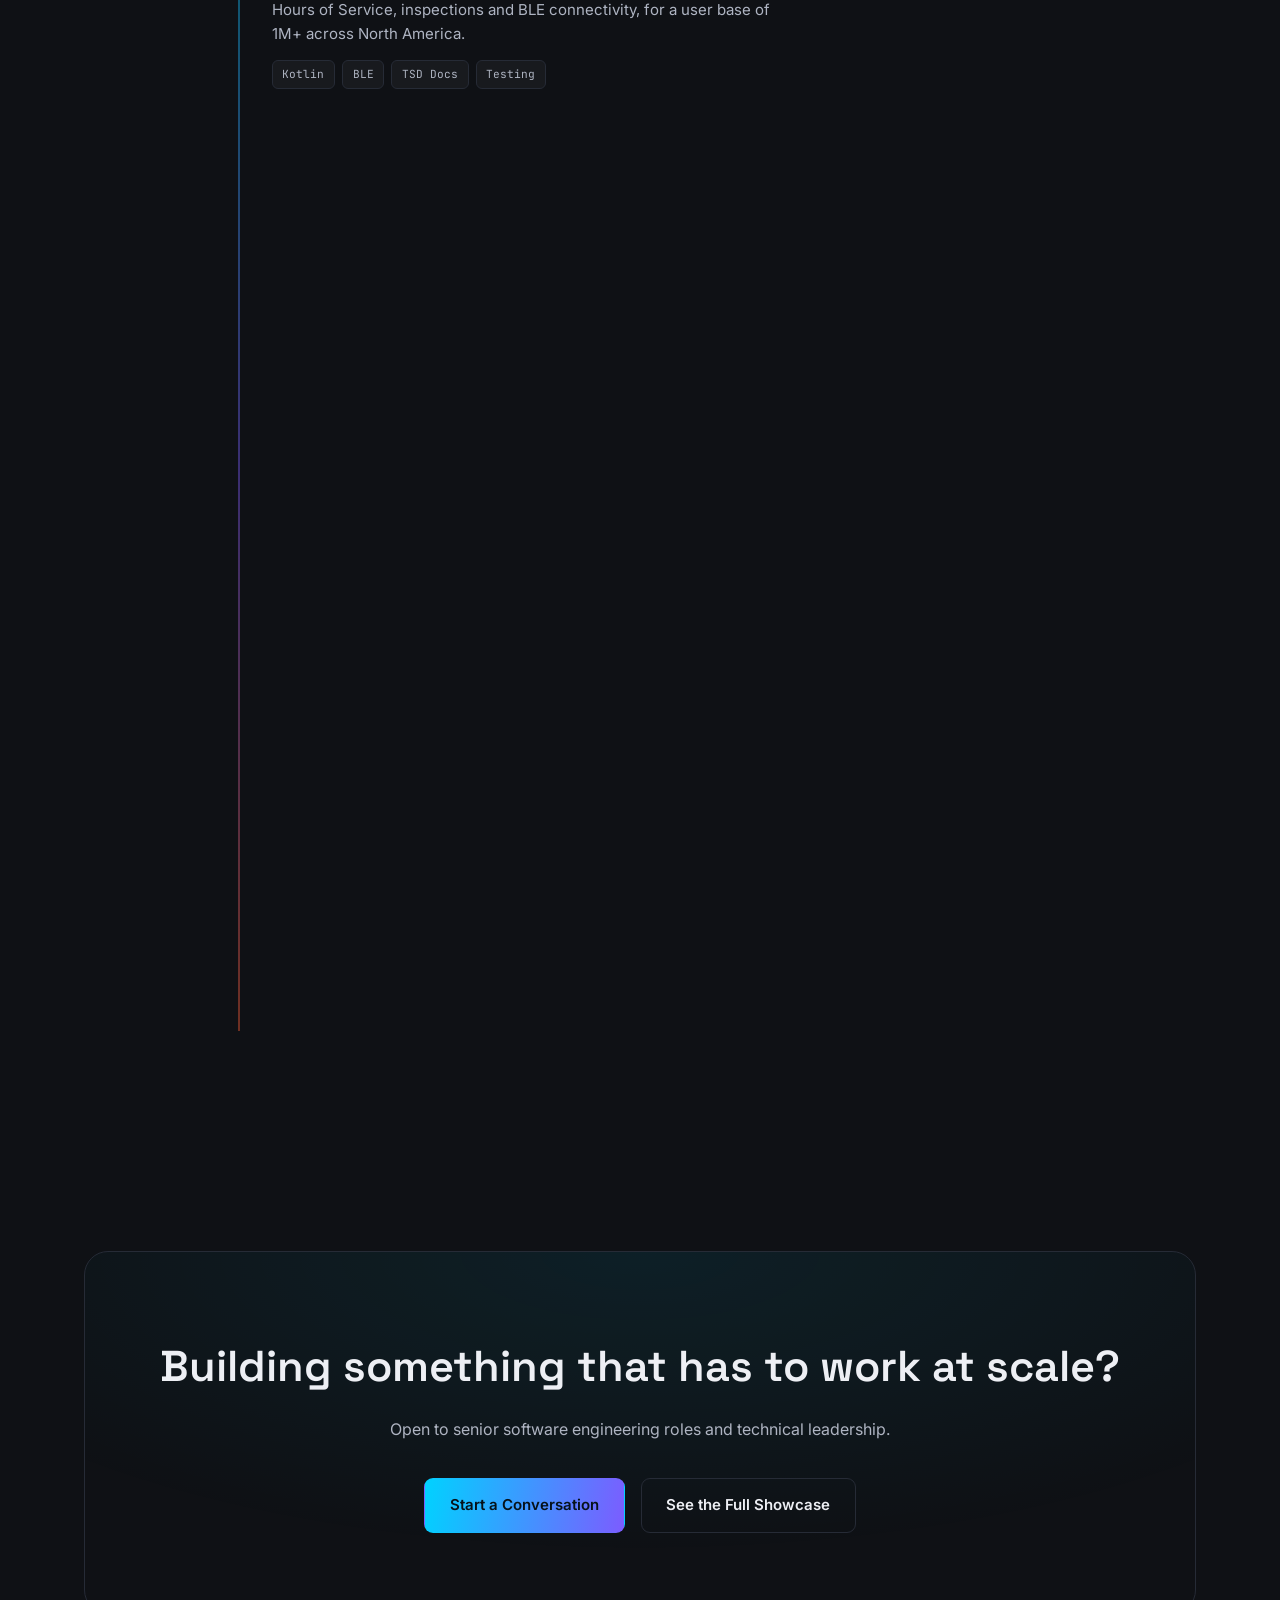
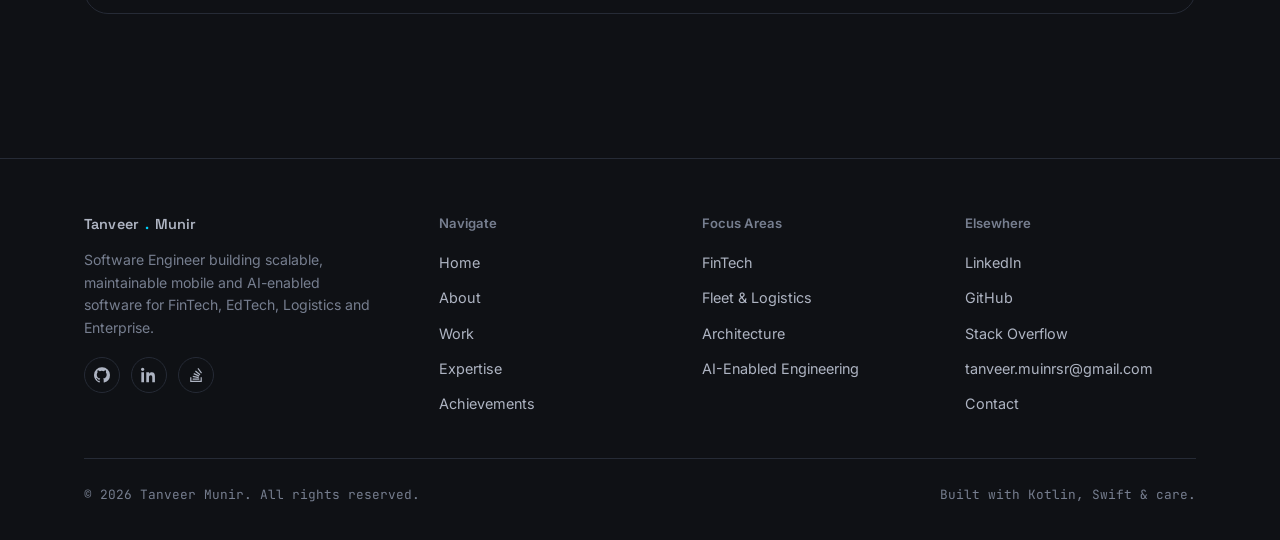
<file: about.html>
<!DOCTYPE html>
<html lang="en">
<head>
<meta charset="UTF-8">
<meta name="viewport" content="width=device-width, initial-scale=1.0">
<title>About — Tanveer Munir</title>
<meta name="description" content="About Tanveer Munir, Software Engineer.">
<link rel="preconnect" href="https://fonts.googleapis.com">
<link href="https://fonts.googleapis.com/css2?family=Space+Grotesk:wght@500;600;700&family=Inter:wght@400;500;600&family=JetBrains+Mono:wght@400;500&display=swap" rel="stylesheet">
<link rel="stylesheet" href="assets/css/style.css">
</head>
<body>

<div class="ambient" aria-hidden="true"><span class="b1"></span><span class="b2"></span><span class="b3"></span></div>

<header class="site-nav">
  <div class="wrap">
    <a href="index.html" class="brand">Tanveer<span class="dot">.</span>Munir <small>/ ENGINEER</small></a>
    <nav>
      <ul class="nav-links" id="navLinks">
        <li><a href="index.html">Home</a></li><li><a href="about.html" class="active">About</a></li><li><a href="projects.html">Work</a></li><li><a href="expertise.html">Expertise</a></li><li><a href="achievements.html">Achievements</a></li><li><a href="contact.html">Contact</a></li>
        <li><a href="contact.html" class="btn btn-primary nav-cta-mobile">Get in Touch</a></li>
      </ul>
    </nav>
    <a href="contact.html" class="nav-cta">Get in Touch</a>
    <button class="nav-toggle" id="navToggle" aria-label="Toggle navigation" aria-expanded="false"><span></span></button>
  </div>
</header>

<main>
  <section class="page-header">
    <div class="wrap">
      <div class="eyebrow-line"><span class="rule"></span> About</div>
      <h1>10+ years of shipping software</h1>
      <p>From government field-assessment tools to digital banks and a fleet-compliance platform with over a million users.</p>
    </div>
  </section>

  <section class="section" style="padding-top:20px;">
    <div class="wrap">
      <div class="narrative">
        <div class="narrative-aside reveal"><span class="index">Executive Summary</span><h2>How I Work</h2></div>
        <div class="narrative-body reveal">
          <p>I am a <strong>Software Engineer</strong> with more than ten years of experience, rooted in native Android and now working across iOS, cross-platform, backend and AI-enabled development, across <strong>FinTech, EdTech, HealthTech, Logistics, E-commerce and Enterprise</strong> products. I have contributed to production apps used by customers in several regions, delivering secure, scalable and maintainable mobile software in Agile teams.</p>
          <p>My experience covers the whole lifecycle: requirements analysis and architecture, implementation, testing, deployment and production support. I enjoy hard engineering problems, modernising legacy codebases, and building software that stays maintainable as it grows.</p>
          <p>Day to day that means <strong>Kotlin and Jetpack Compose</strong>, <strong>Swift and SwiftUI</strong>, <strong>Flutter and React Native</strong>, <strong>Python</strong> and GraphQL services, and <strong>Clean Architecture</strong> throughout. I also build <strong>AI-enabled workflows</strong>: agents, skills and verification harnesses that carry work from test-driven development through to delivery, plus <strong>LLM and RAG</strong> features. I work closely with product managers, designers, backend engineers and QA, and I mentor other Android developers through code reviews and technical discussions.</p>
          <div class="pillar-strip">
            <div class="pillar"><b>Architecture First</b><span>Clean Architecture, MVVM, MVI and SOLID.</span></div>
            <div class="pillar"><b>Multi-Platform</b><span>Android, iOS, Flutter and React Native.</span></div>
            <div class="pillar"><b>AI-Enabled Delivery</b><span>Agents, skills, harnesses, RAG and LLMs.</span></div>
            <div class="pillar"><b>Collaboration</b><span>Design docs, reviews and mentoring.</span></div>
          </div>
        </div>
      </div>
    </div>
  </section>

  <section class="section" id="timeline-section">
    <div class="wrap">
      <div class="section-head reveal" style="margin-left:auto; margin-right:auto; text-align:center;">
        <span class="index">Where I've Worked</span>
        <h2>Domains and teams</h2>
        <p style="margin-left:auto; margin-right:auto;">Roles and companies behind the projects in my portfolio.</p>
      </div>
      <div class="timeline">
        <div class="t-item reveal milestone-current">
          <span class="t-range">Fleet &amp; Compliance</span>
          <h3>Software Engineer Android (L5), Motive</h3>
          <p>Compliance and operational workflows in the Motive Driver App: ELD, Hours of Service, inspections and BLE connectivity, for a user base of 1M+ across North America.</p>
          <div class="pill-row"><span class="pill">Kotlin</span><span class="pill">BLE</span><span class="pill">TSD Docs</span><span class="pill">Testing</span></div>
        </div>
        <div class="t-item reveal">
          <span class="t-range">EdTech &amp; Wellness</span>
          <h3>Senior Android / Mobile Engineer, Mindvalley</h3>
          <p>Led the community Connect revamp in the flagship app and built Mindvalley States in Flutter with BLoC / Cubit.</p>
          <div class="pill-row"><span class="pill">Apollo GraphQL</span><span class="pill">Flutter</span><span class="pill">Appium</span></div>
        </div>
        <div class="t-item reveal">
          <span class="t-range">FinTech &amp; Banking</span>
          <h3>Senior Android Engineer, YAP and VowPay; Digitify (EDB 360)</h3>
          <p>Wallets, cards, transfers and QR payments across the UAE and Pakistan, plus business banking for Emirates Development Bank. Led the YAP Pakistan Android build to its first MVP.</p>
          <div class="pill-row"><span class="pill">Payments</span><span class="pill">Card Management</span><span class="pill">Clean Architecture</span></div>
        </div>
        <div class="t-item reveal">
          <span class="t-range">Marketplace &amp; Logistics</span>
          <h3>Senior Android Developer, ScrapBays; Ilsa Interactive (BARQ, MGASHA)</h3>
          <p>Marketplace, last-mile delivery and e-commerce apps with live tracking, route optimisation and complete shopping flows.</p>
          <div class="pill-row"><span class="pill">Google Maps</span><span class="pill">WorkManager</span><span class="pill">Retrofit</span></div>
        </div>
        <div class="t-item reveal">
          <span class="t-range">Government &amp; EdTech</span>
          <h3>Android Developer, QodIT</h3>
          <p>An offline-first assessment app for field assessors working for the Government of Punjab.</p>
          <div class="pill-row"><span class="pill">Java</span><span class="pill">Offline Sync</span><span class="pill">Camera</span></div>
        </div>
      </div>
    </div>
  </section>

  <section class="section" id="contact-cta">
    <div class="wrap">
      <div class="closing reveal">
        <h2>Building something that has to work at scale?</h2>
        <p>Open to senior software engineering roles and technical leadership.</p>
        <div class="cta-row">
          <a href="contact.html" class="btn btn-primary">Start a Conversation</a>
          <a href="projects.html" class="btn btn-ghost">See the Full Showcase</a>
        </div>
      </div>
    </div>
  </section>

</main>

<footer class="site-footer">
  <div class="wrap">
    <div class="footer-grid">
      <div class="footer-brand">
        <a href="index.html" class="brand">Tanveer<span class="dot">.</span>Munir</a>
        <p>Software Engineer building scalable, maintainable mobile and AI-enabled software for FinTech, EdTech, Logistics and Enterprise.</p>
        <div class="social-row">
          <a href="https://github.com/TaniiSR" aria-label="GitHub" target="_blank" rel="noopener"><svg width="16" height="16" viewBox="0 0 24 24" fill="currentColor"><path d="M12 .5A11.5 11.5 0 000 12.1c0 5.16 3.29 9.53 7.86 11.08.58.11.79-.26.79-.57v-2.02c-3.2.72-3.88-1.57-3.88-1.57-.52-1.36-1.28-1.72-1.28-1.72-1.05-.74.08-.72.08-.72 1.16.08 1.77 1.22 1.77 1.22 1.03 1.8 2.7 1.28 3.36.98.1-.76.4-1.28.73-1.58-2.55-.3-5.24-1.32-5.24-5.86 0-1.29.45-2.35 1.19-3.18-.12-.3-.52-1.53.11-3.19 0 0 .98-.32 3.2 1.22a10.9 10.9 0 015.83 0c2.21-1.54 3.19-1.22 3.19-1.22.63 1.66.23 2.89.11 3.19.74.83 1.19 1.89 1.19 3.18 0 4.55-2.7 5.55-5.26 5.85.41.37.78 1.1.78 2.22v3.29c0 .31.21.69.8.57A11.5 11.5 0 0024 12.1 11.5 11.5 0 0012 .5z"/></svg></a>
          <a href="https://www.linkedin.com/in/taniisr/" aria-label="LinkedIn" target="_blank" rel="noopener"><svg width="16" height="16" viewBox="0 0 24 24" fill="currentColor"><path d="M4.98 3.5C4.98 4.88 3.9 6 2.5 6S0 4.88 0 3.5 1.1 1 2.5 1s2.48 1.12 2.48 2.5zM.5 8h4V23h-4V8zM8.5 8h3.8v2.05h.05c.53-.99 1.83-2.05 3.77-2.05 4.03 0 4.77 2.62 4.77 6.03V23h-4v-6.9c0-1.64-.03-3.75-2.29-3.75-2.3 0-2.65 1.79-2.65 3.63V23h-4V8z"/></svg></a>
          <a href="https://stackoverflow.com/users/10862130/tanveer-munir" aria-label="Stack Overflow" target="_blank" rel="noopener"><svg width="16" height="16" viewBox="0 0 24 24" fill="currentColor"><path d="M18.9 20.8v-5.4h1.8V22.6H3.3v-7.2h1.8v5.4h13.8zM7 15.1l8.8 1.8.4-1.8-8.8-1.8L7 15.1zm1.2-4.3 8.2 3.8.8-1.7-8.2-3.8-.8 1.7zm2.3-4.2 6.9 5.8 1.2-1.4-6.9-5.8-1.2 1.4zM15.6 1.4 14.2 2.5l5.4 7.3 1.4-1.1-5.4-7.3zM7 19h9.9v-1.8H7V19z"/></svg></a>
        </div>
      </div>
      <div><h4>Navigate</h4><ul><li><a href="index.html">Home</a></li><li><a href="about.html">About</a></li><li><a href="projects.html">Work</a></li><li><a href="expertise.html">Expertise</a></li><li><a href="achievements.html">Achievements</a></li></ul></div>
      <div><h4>Focus Areas</h4><ul><li><a href="projects.html">FinTech</a></li><li><a href="projects.html">Fleet &amp; Logistics</a></li><li><a href="expertise.html">Architecture</a></li><li><a href="expertise.html">AI-Enabled Engineering</a></li></ul></div>
      <div><h4>Elsewhere</h4><ul><li><a href="https://www.linkedin.com/in/taniisr/" target="_blank" rel="noopener">LinkedIn</a></li><li><a href="https://github.com/TaniiSR" target="_blank" rel="noopener">GitHub</a></li><li><a href="https://stackoverflow.com/users/10862130/tanveer-munir" target="_blank" rel="noopener">Stack Overflow</a></li><li><a href="mailto:tanveer.muinrsr@gmail.com">tanveer.muinrsr@gmail.com</a></li><li><a href="contact.html">Contact</a></li></ul></div>
    </div>
    <div class="footer-bottom">
      <span>&copy; <span id="year"></span> Tanveer Munir. All rights reserved.</span>
      <span>Built with Kotlin, Swift &amp; care.</span>
    </div>
  </div>
</footer>

<div class="modal-overlay" id="modalOverlay"><div class="modal" id="modalContent" role="dialog" aria-modal="true"></div></div>
<script src="assets/js/main.js"></script>
</body>
</html>
</file>
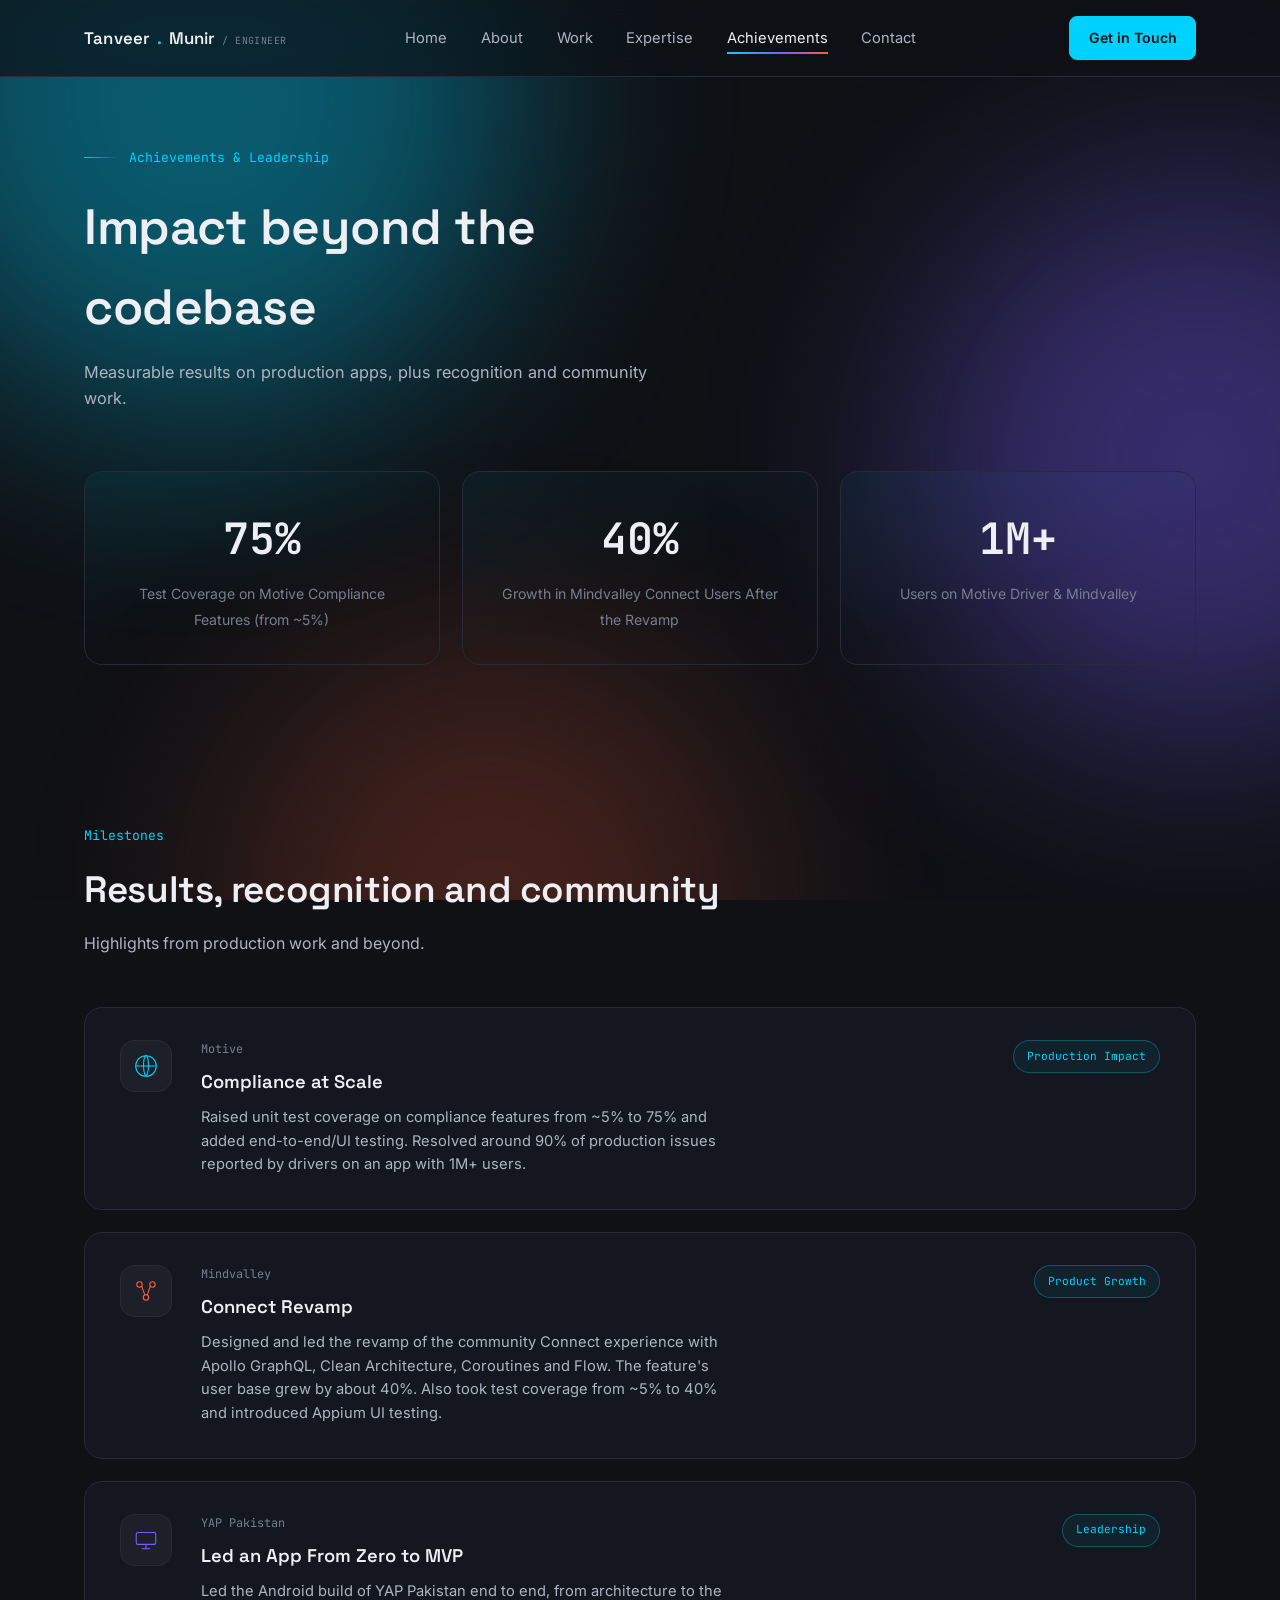
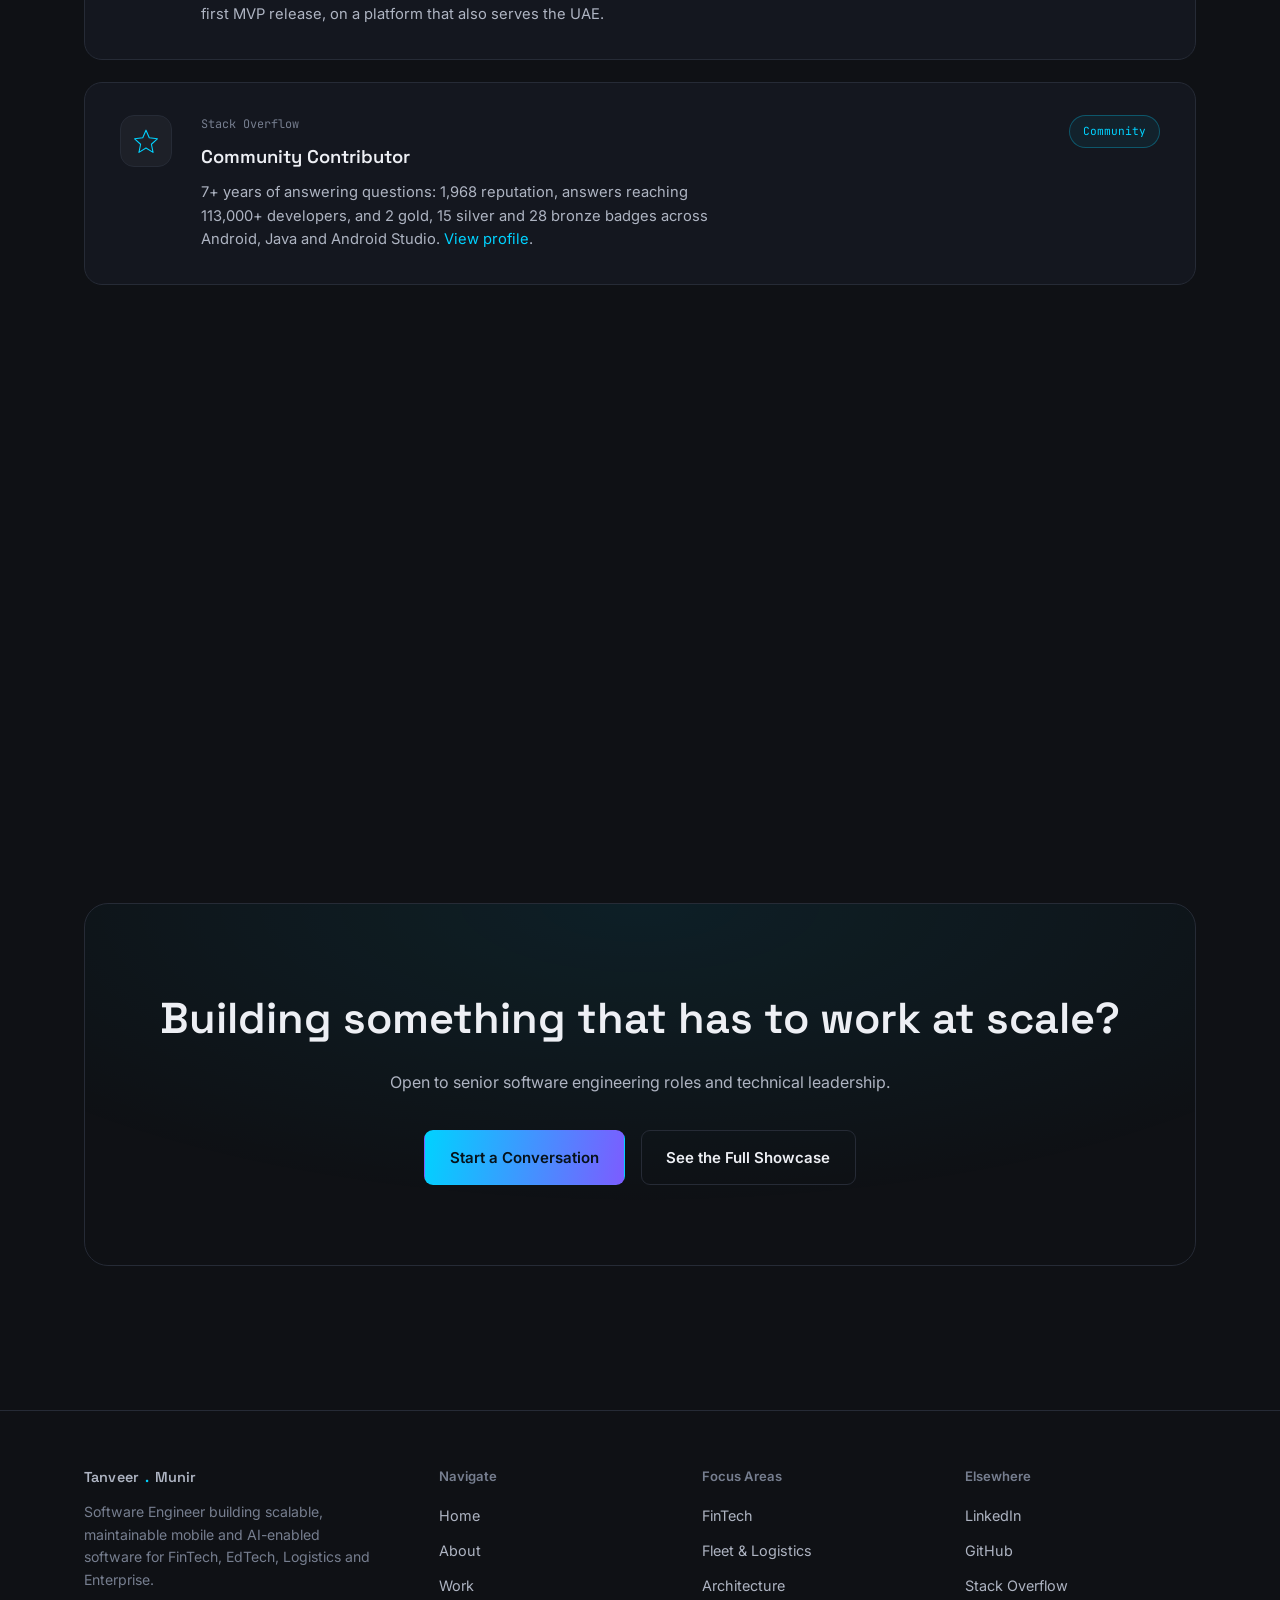
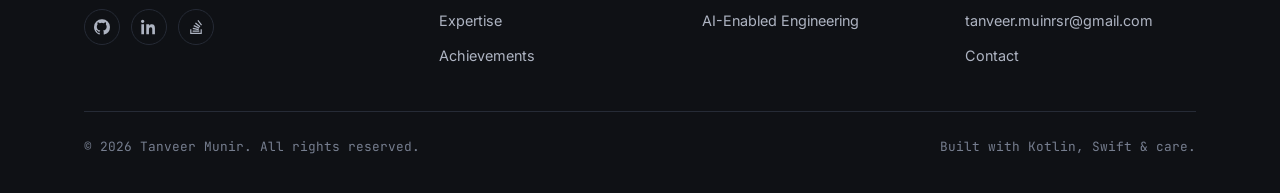
<file: achievements.html>
<!DOCTYPE html>
<html lang="en">
<head>
<meta charset="UTF-8">
<meta name="viewport" content="width=device-width, initial-scale=1.0">
<title>Achievements — Tanveer Munir</title>
<meta name="description" content="Results, recognition and community contributions.">
<link rel="preconnect" href="https://fonts.googleapis.com">
<link href="https://fonts.googleapis.com/css2?family=Space+Grotesk:wght@500;600;700&family=Inter:wght@400;500;600&family=JetBrains+Mono:wght@400;500&display=swap" rel="stylesheet">
<link rel="stylesheet" href="assets/css/style.css">
</head>
<body>

<div class="ambient" aria-hidden="true"><span class="b1"></span><span class="b2"></span><span class="b3"></span></div>

<header class="site-nav">
  <div class="wrap">
    <a href="index.html" class="brand">Tanveer<span class="dot">.</span>Munir <small>/ ENGINEER</small></a>
    <nav>
      <ul class="nav-links" id="navLinks">
        <li><a href="index.html">Home</a></li><li><a href="about.html">About</a></li><li><a href="projects.html">Work</a></li><li><a href="expertise.html">Expertise</a></li><li><a href="achievements.html" class="active">Achievements</a></li><li><a href="contact.html">Contact</a></li>
        <li><a href="contact.html" class="btn btn-primary nav-cta-mobile">Get in Touch</a></li>
      </ul>
    </nav>
    <a href="contact.html" class="nav-cta">Get in Touch</a>
    <button class="nav-toggle" id="navToggle" aria-label="Toggle navigation" aria-expanded="false"><span></span></button>
  </div>
</header>

<main>
  <section class="page-header">
    <div class="wrap">
      <div class="eyebrow-line"><span class="rule"></span> Achievements &amp; Leadership</div>
      <h1>Impact beyond the codebase</h1>
      <p>Measurable results on production apps, plus recognition and community work.</p>
    </div>
  </section>

  <section class="section" style="padding-top:20px; padding-bottom:0;">
    <div class="wrap">
      <div class="metric-row reveal" id="metricRow">
        <div class="metric-callout"><span class="num"><span class="js-counter" data-target="75" data-suffix="%" data-decimal="0">0</span></span><span class="label">Test Coverage on Motive Compliance Features (from ~5%)</span></div>
        <div class="metric-callout"><span class="num"><span class="js-counter" data-target="40" data-suffix="%" data-decimal="0">0</span></span><span class="label">Growth in Mindvalley Connect Users After the Revamp</span></div>
        <div class="metric-callout"><span class="num"><span class="js-counter" data-target="1" data-suffix="M+" data-decimal="0">0</span></span><span class="label">Users on Motive Driver &amp; Mindvalley</span></div>
      </div>
    </div>
  </section>

  <section class="section">
    <div class="wrap">
      <div class="section-head reveal"><span class="index">Milestones</span><h2>Results, recognition and community</h2><p>Highlights from production work and beyond.</p></div>
      <div class="achievement-list">
        <article class="achievement-card reveal">
          <div class="achievement-icon"><svg viewBox="0 0 48 48" fill="none" xmlns="http://www.w3.org/2000/svg"><path d="M24 4c6 5 6 33 0 38M24 4c-6 5-6 33 0 38M6 24h36" stroke="currentColor" stroke-width="2"/><circle cx="24" cy="24" r="19" stroke="currentColor" stroke-width="2"/></svg></div>
          <div class="achievement-body"><span class="period">Motive</span><h3>Compliance at Scale</h3><p>Raised unit test coverage on compliance features from ~5% to 75% and added end-to-end/UI testing. Resolved around 90% of production issues reported by drivers on an app with 1M+ users.</p></div>
          <span class="achievement-badge">Production Impact</span>
        </article>
        <article class="achievement-card reveal">
          <div class="achievement-icon"><svg viewBox="0 0 48 48" fill="none" xmlns="http://www.w3.org/2000/svg"><circle cx="12" cy="12" r="5" stroke="currentColor" stroke-width="2"/><circle cx="36" cy="12" r="5" stroke="currentColor" stroke-width="2"/><circle cx="24" cy="36" r="5" stroke="currentColor" stroke-width="2"/><path d="M16 15l6 17M32 15l-6 17" stroke="currentColor" stroke-width="2"/></svg></div>
          <div class="achievement-body"><span class="period">Mindvalley</span><h3>Connect Revamp</h3><p>Designed and led the revamp of the community Connect experience with Apollo GraphQL, Clean Architecture, Coroutines and Flow. The feature's user base grew by about 40%. Also took test coverage from ~5% to 40% and introduced Appium UI testing.</p></div>
          <span class="achievement-badge">Product Growth</span>
        </article>
        <article class="achievement-card reveal">
          <div class="achievement-icon"><svg viewBox="0 0 48 48" fill="none" xmlns="http://www.w3.org/2000/svg"><rect x="6" y="10" width="36" height="22" rx="3" stroke="currentColor" stroke-width="2"/><path d="M17 40h14M24 32v8" stroke="currentColor" stroke-width="2" stroke-linecap="round"/></svg></div>
          <div class="achievement-body"><span class="period">YAP Pakistan</span><h3>Led an App From Zero to MVP</h3><p>Led the Android build of YAP Pakistan end to end, from architecture to the first MVP release, on a platform that also serves the UAE.</p></div>
          <span class="achievement-badge">Leadership</span>
        </article>
        <article class="achievement-card reveal">
          <div class="achievement-icon"><svg viewBox="0 0 48 48" fill="none" xmlns="http://www.w3.org/2000/svg"><path d="M24 4 L30 18 L45 20 L34 30 L37 45 L24 37 L11 45 L14 30 L3 20 L18 18 Z" stroke="currentColor" stroke-width="2" stroke-linejoin="round"/></svg></div>
          <div class="achievement-body"><span class="period">Stack Overflow</span><h3>Community Contributor</h3><p>7+ years of answering questions: 1,968 reputation, answers reaching 113,000+ developers, and 2 gold, 15 silver and 28 bronze badges across Android, Java and Android Studio. <a href="https://stackoverflow.com/users/10862130/tanveer-munir" target="_blank" rel="noopener" style="color:var(--blue);">View profile</a>.</p></div>
          <span class="achievement-badge">Community</span>
        </article>
        <article class="achievement-card reveal">
          <div class="achievement-icon"><svg viewBox="0 0 48 48" fill="none" xmlns="http://www.w3.org/2000/svg"><path d="M24 4 L30 18 L45 20 L34 30 L37 45 L24 37 L11 45 L14 30 L3 20 L18 18 Z" stroke="currentColor" stroke-width="2" stroke-linejoin="round"/></svg></div>
          <div class="achievement-body"><span class="period">Digitify Ltd</span><h3>Exceptional Contribution Award</h3><p>Recognised with the Employee of the Month shield for outstanding technical contribution.</p></div>
          <span class="achievement-badge">Award</span>
        </article>
        <article class="achievement-card reveal">
          <div class="achievement-icon"><svg viewBox="0 0 48 48" fill="none" xmlns="http://www.w3.org/2000/svg"><path d="M24 4c6 5 6 33 0 38M24 4c-6 5-6 33 0 38M6 24h36" stroke="currentColor" stroke-width="2"/><circle cx="24" cy="24" r="19" stroke="currentColor" stroke-width="2"/></svg></div>
          <div class="achievement-body"><span class="period">Research</span><h3>External Technical Contributor, University of Sargodha</h3><p>Contributed in 2023 to the study "Structured Knowledge Creation for Urdu Language: A DBpedia Approach", covering Wikipedia crawling, Urdu-English mapping, DBpedia/ontology structures and data cleaning.</p></div>
          <span class="achievement-badge">Research</span>
        </article>
      </div>
    </div>
  </section>

  <section class="section" id="contact-cta">
    <div class="wrap">
      <div class="closing reveal">
        <h2>Building something that has to work at scale?</h2>
        <p>Open to senior software engineering roles and technical leadership.</p>
        <div class="cta-row">
          <a href="contact.html" class="btn btn-primary">Start a Conversation</a>
          <a href="projects.html" class="btn btn-ghost">See the Full Showcase</a>
        </div>
      </div>
    </div>
  </section>

</main>

<footer class="site-footer">
  <div class="wrap">
    <div class="footer-grid">
      <div class="footer-brand">
        <a href="index.html" class="brand">Tanveer<span class="dot">.</span>Munir</a>
        <p>Software Engineer building scalable, maintainable mobile and AI-enabled software for FinTech, EdTech, Logistics and Enterprise.</p>
        <div class="social-row">
          <a href="https://github.com/TaniiSR" aria-label="GitHub" target="_blank" rel="noopener"><svg width="16" height="16" viewBox="0 0 24 24" fill="currentColor"><path d="M12 .5A11.5 11.5 0 000 12.1c0 5.16 3.29 9.53 7.86 11.08.58.11.79-.26.79-.57v-2.02c-3.2.72-3.88-1.57-3.88-1.57-.52-1.36-1.28-1.72-1.28-1.72-1.05-.74.08-.72.08-.72 1.16.08 1.77 1.22 1.77 1.22 1.03 1.8 2.7 1.28 3.36.98.1-.76.4-1.28.73-1.58-2.55-.3-5.24-1.32-5.24-5.86 0-1.29.45-2.35 1.19-3.18-.12-.3-.52-1.53.11-3.19 0 0 .98-.32 3.2 1.22a10.9 10.9 0 015.83 0c2.21-1.54 3.19-1.22 3.19-1.22.63 1.66.23 2.89.11 3.19.74.83 1.19 1.89 1.19 3.18 0 4.55-2.7 5.55-5.26 5.85.41.37.78 1.1.78 2.22v3.29c0 .31.21.69.8.57A11.5 11.5 0 0024 12.1 11.5 11.5 0 0012 .5z"/></svg></a>
          <a href="https://www.linkedin.com/in/taniisr/" aria-label="LinkedIn" target="_blank" rel="noopener"><svg width="16" height="16" viewBox="0 0 24 24" fill="currentColor"><path d="M4.98 3.5C4.98 4.88 3.9 6 2.5 6S0 4.88 0 3.5 1.1 1 2.5 1s2.48 1.12 2.48 2.5zM.5 8h4V23h-4V8zM8.5 8h3.8v2.05h.05c.53-.99 1.83-2.05 3.77-2.05 4.03 0 4.77 2.62 4.77 6.03V23h-4v-6.9c0-1.64-.03-3.75-2.29-3.75-2.3 0-2.65 1.79-2.65 3.63V23h-4V8z"/></svg></a>
          <a href="https://stackoverflow.com/users/10862130/tanveer-munir" aria-label="Stack Overflow" target="_blank" rel="noopener"><svg width="16" height="16" viewBox="0 0 24 24" fill="currentColor"><path d="M18.9 20.8v-5.4h1.8V22.6H3.3v-7.2h1.8v5.4h13.8zM7 15.1l8.8 1.8.4-1.8-8.8-1.8L7 15.1zm1.2-4.3 8.2 3.8.8-1.7-8.2-3.8-.8 1.7zm2.3-4.2 6.9 5.8 1.2-1.4-6.9-5.8-1.2 1.4zM15.6 1.4 14.2 2.5l5.4 7.3 1.4-1.1-5.4-7.3zM7 19h9.9v-1.8H7V19z"/></svg></a>
        </div>
      </div>
      <div><h4>Navigate</h4><ul><li><a href="index.html">Home</a></li><li><a href="about.html">About</a></li><li><a href="projects.html">Work</a></li><li><a href="expertise.html">Expertise</a></li><li><a href="achievements.html">Achievements</a></li></ul></div>
      <div><h4>Focus Areas</h4><ul><li><a href="projects.html">FinTech</a></li><li><a href="projects.html">Fleet &amp; Logistics</a></li><li><a href="expertise.html">Architecture</a></li><li><a href="expertise.html">AI-Enabled Engineering</a></li></ul></div>
      <div><h4>Elsewhere</h4><ul><li><a href="https://www.linkedin.com/in/taniisr/" target="_blank" rel="noopener">LinkedIn</a></li><li><a href="https://github.com/TaniiSR" target="_blank" rel="noopener">GitHub</a></li><li><a href="https://stackoverflow.com/users/10862130/tanveer-munir" target="_blank" rel="noopener">Stack Overflow</a></li><li><a href="mailto:tanveer.muinrsr@gmail.com">tanveer.muinrsr@gmail.com</a></li><li><a href="contact.html">Contact</a></li></ul></div>
    </div>
    <div class="footer-bottom">
      <span>&copy; <span id="year"></span> Tanveer Munir. All rights reserved.</span>
      <span>Built with Kotlin, Swift &amp; care.</span>
    </div>
  </div>
</footer>

<div class="modal-overlay" id="modalOverlay"><div class="modal" id="modalContent" role="dialog" aria-modal="true"></div></div>
<script src="assets/js/main.js"></script>
</body>
</html>
</file>
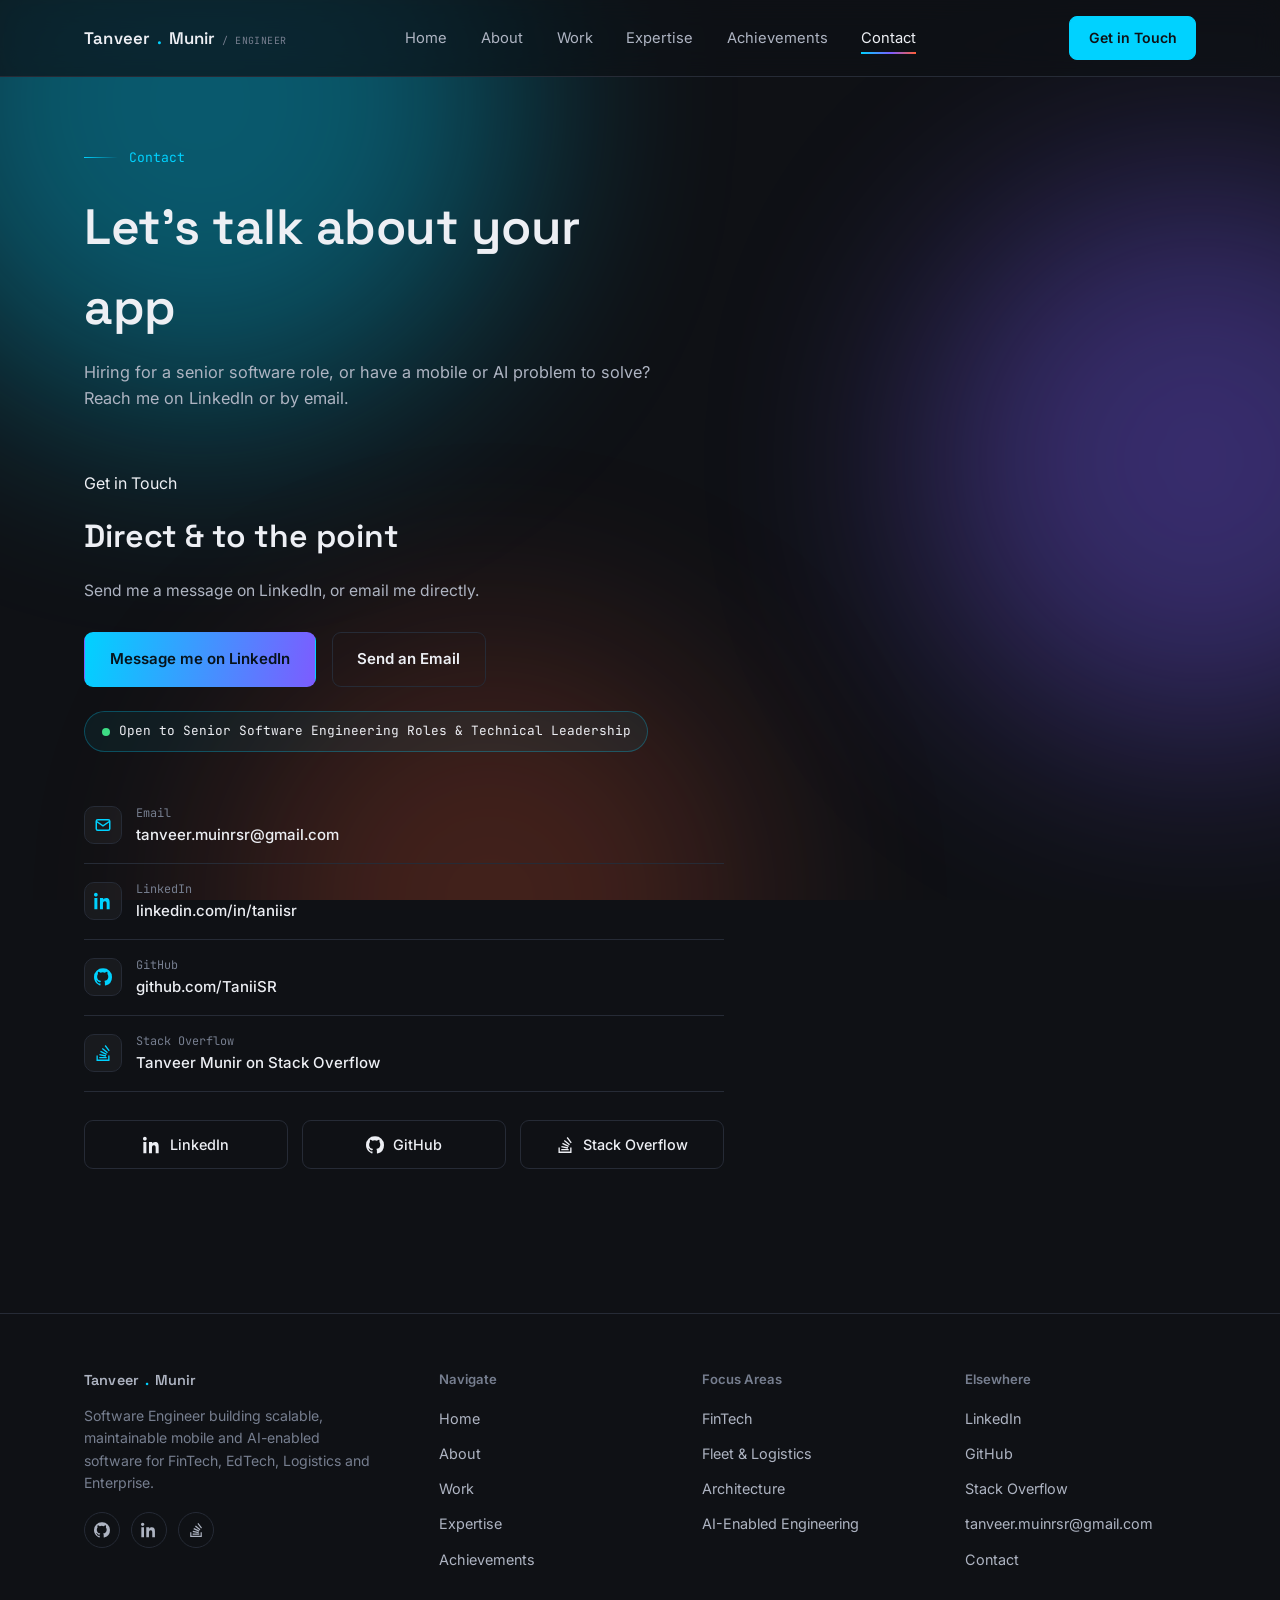
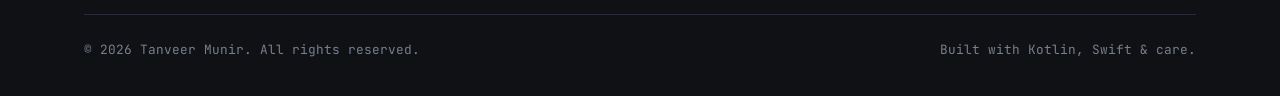
<file: contact.html>
<!DOCTYPE html>
<html lang="en">
<head>
<meta charset="UTF-8">
<meta name="viewport" content="width=device-width, initial-scale=1.0">
<title>Contact — Tanveer Munir</title>
<meta name="description" content="Get in touch with Tanveer Munir.">
<link rel="preconnect" href="https://fonts.googleapis.com">
<link href="https://fonts.googleapis.com/css2?family=Space+Grotesk:wght@500;600;700&family=Inter:wght@400;500;600&family=JetBrains+Mono:wght@400;500&display=swap" rel="stylesheet">
<link rel="stylesheet" href="assets/css/style.css">
</head>
<body>

<div class="ambient" aria-hidden="true"><span class="b1"></span><span class="b2"></span><span class="b3"></span></div>

<header class="site-nav">
  <div class="wrap">
    <a href="index.html" class="brand">Tanveer<span class="dot">.</span>Munir <small>/ ENGINEER</small></a>
    <nav>
      <ul class="nav-links" id="navLinks">
        <li><a href="index.html">Home</a></li><li><a href="about.html">About</a></li><li><a href="projects.html">Work</a></li><li><a href="expertise.html">Expertise</a></li><li><a href="achievements.html">Achievements</a></li><li><a href="contact.html" class="active">Contact</a></li>
        <li><a href="contact.html" class="btn btn-primary nav-cta-mobile">Get in Touch</a></li>
      </ul>
    </nav>
    <a href="contact.html" class="nav-cta">Get in Touch</a>
    <button class="nav-toggle" id="navToggle" aria-label="Toggle navigation" aria-expanded="false"><span></span></button>
  </div>
</header>

<main>
  <section class="page-header">
    <div class="wrap">
      <div class="eyebrow-line"><span class="rule"></span> Contact</div>
      <h1>Let's talk about your app</h1>
      <p>Hiring for a senior software role, or have a mobile or AI problem to solve? Reach me on LinkedIn or by email.</p>
    </div>
  </section>

  <section class="section" style="padding-top:20px;">
    <div class="wrap">
      <div class="contact-info reveal" style="max-width:640px;">
        <span class="index">Get in Touch</span>
        <h2>Direct &amp; to the point</h2>
        <p>Send me a message on LinkedIn, or email me directly.</p>
        <div class="cta-row" style="margin:1rem 0 1.5rem;"><a href="https://www.linkedin.com/in/taniisr/" target="_blank" rel="noopener" class="btn btn-primary">Message me on LinkedIn</a><a href="mailto:tanveer.muinrsr@gmail.com" class="btn btn-ghost">Send an Email</a></div>
        <div class="availability-badge"><span class="availability-dot"></span>Open to Senior Software Engineering Roles &amp; Technical Leadership</div>
        <div class="contact-channel"><div class="ci-icon"><svg viewBox="0 0 24 24" fill="none" stroke="currentColor" stroke-width="2"><rect x="3" y="5" width="18" height="14" rx="2"/><path d="M3 7l9 6 9-6"/></svg></div><div class="ci-text"><span class="ci-label">Email</span><a class="ci-value" href="mailto:tanveer.muinrsr@gmail.com">tanveer.muinrsr@gmail.com</a></div></div>
        <div class="contact-channel"><div class="ci-icon"><svg viewBox="0 0 24 24" fill="currentColor"><path d="M4.98 3.5C4.98 4.88 3.9 6 2.5 6S0 4.88 0 3.5 1.1 1 2.5 1s2.48 1.12 2.48 2.5zM.5 8h4V23h-4V8zM8.5 8h3.8v2.05h.05c.53-.99 1.83-2.05 3.77-2.05 4.03 0 4.77 2.62 4.77 6.03V23h-4v-6.9c0-1.64-.03-3.75-2.29-3.75-2.3 0-2.65 1.79-2.65 3.63V23h-4V8z"/></svg></div><div class="ci-text"><span class="ci-label">LinkedIn</span><a class="ci-value" href="https://www.linkedin.com/in/taniisr/" target="_blank" rel="noopener">linkedin.com/in/taniisr</a></div></div>
        <div class="contact-channel"><div class="ci-icon"><svg viewBox="0 0 24 24" fill="currentColor"><path d="M12 .5A11.5 11.5 0 000 12.1c0 5.16 3.29 9.53 7.86 11.08.58.11.79-.26.79-.57v-2.02c-3.2.72-3.88-1.57-3.88-1.57-.52-1.36-1.28-1.72-1.28-1.72-1.05-.74.08-.72.08-.72 1.16.08 1.77 1.22 1.77 1.22 1.03 1.8 2.7 1.28 3.36.98.1-.76.4-1.28.73-1.58-2.55-.3-5.24-1.32-5.24-5.86 0-1.29.45-2.35 1.19-3.18-.12-.3-.52-1.53.11-3.19 0 0 .98-.32 3.2 1.22a10.9 10.9 0 015.83 0c2.21-1.54 3.19-1.22 3.19-1.22.63 1.66.23 2.89.11 3.19.74.83 1.19 1.89 1.19 3.18 0 4.55-2.7 5.55-5.26 5.85.41.37.78 1.1.78 2.22v3.29c0 .31.21.69.8.57A11.5 11.5 0 0024 12.1 11.5 11.5 0 0012 .5z"/></svg></div><div class="ci-text"><span class="ci-label">GitHub</span><a class="ci-value" href="https://github.com/TaniiSR" target="_blank" rel="noopener">github.com/TaniiSR</a></div></div>
        <div class="contact-channel"><div class="ci-icon"><svg viewBox="0 0 24 24" fill="currentColor"><path d="M18.9 20.8v-5.4h1.8V22.6H3.3v-7.2h1.8v5.4h13.8zM7 15.1l8.8 1.8.4-1.8-8.8-1.8L7 15.1zm1.2-4.3 8.2 3.8.8-1.7-8.2-3.8-.8 1.7zm2.3-4.2 6.9 5.8 1.2-1.4-6.9-5.8-1.2 1.4zM15.6 1.4 14.2 2.5l5.4 7.3 1.4-1.1-5.4-7.3zM7 19h9.9v-1.8H7V19z"/></svg></div><div class="ci-text"><span class="ci-label">Stack Overflow</span><a class="ci-value" href="https://stackoverflow.com/users/10862130/tanveer-munir" target="_blank" rel="noopener">Tanveer Munir on Stack Overflow</a></div></div>
        <div class="social-btn-row">
          <a href="https://www.linkedin.com/in/taniisr/" target="_blank" rel="noopener" class="social-btn"><svg width="16" height="16" viewBox="0 0 24 24" fill="currentColor"><path d="M4.98 3.5C4.98 4.88 3.9 6 2.5 6S0 4.88 0 3.5 1.1 1 2.5 1s2.48 1.12 2.48 2.5zM.5 8h4V23h-4V8zM8.5 8h3.8v2.05h.05c.53-.99 1.83-2.05 3.77-2.05 4.03 0 4.77 2.62 4.77 6.03V23h-4v-6.9c0-1.64-.03-3.75-2.29-3.75-2.3 0-2.65 1.79-2.65 3.63V23h-4V8z"/></svg>LinkedIn</a>
          <a href="https://github.com/TaniiSR" target="_blank" rel="noopener" class="social-btn"><svg viewBox="0 0 24 24" fill="currentColor"><path d="M12 .5A11.5 11.5 0 000 12.1c0 5.16 3.29 9.53 7.86 11.08.58.11.79-.26.79-.57v-2.02c-3.2.72-3.88-1.57-3.88-1.57-.52-1.36-1.28-1.72-1.28-1.72-1.05-.74.08-.72.08-.72 1.16.08 1.77 1.22 1.77 1.22 1.03 1.8 2.7 1.28 3.36.98.1-.76.4-1.28.73-1.58-2.55-.3-5.24-1.32-5.24-5.86 0-1.29.45-2.35 1.19-3.18-.12-.3-.52-1.53.11-3.19 0 0 .98-.32 3.2 1.22a10.9 10.9 0 015.83 0c2.21-1.54 3.19-1.22 3.19-1.22.63 1.66.23 2.89.11 3.19.74.83 1.19 1.89 1.19 3.18 0 4.55-2.7 5.55-5.26 5.85.41.37.78 1.1.78 2.22v3.29c0 .31.21.69.8.57A11.5 11.5 0 0024 12.1 11.5 11.5 0 0012 .5z"/></svg>GitHub</a>
          <a href="https://stackoverflow.com/users/10862130/tanveer-munir" target="_blank" rel="noopener" class="social-btn"><svg viewBox="0 0 24 24" fill="currentColor"><path d="M18.9 20.8v-5.4h1.8V22.6H3.3v-7.2h1.8v5.4h13.8zM7 15.1l8.8 1.8.4-1.8-8.8-1.8L7 15.1zm1.2-4.3 8.2 3.8.8-1.7-8.2-3.8-.8 1.7zm2.3-4.2 6.9 5.8 1.2-1.4-6.9-5.8-1.2 1.4zM15.6 1.4 14.2 2.5l5.4 7.3 1.4-1.1-5.4-7.3zM7 19h9.9v-1.8H7V19z"/></svg>Stack Overflow</a>
        </div>
      </div>
    </div>
  </section>

</main>

<footer class="site-footer">
  <div class="wrap">
    <div class="footer-grid">
      <div class="footer-brand">
        <a href="index.html" class="brand">Tanveer<span class="dot">.</span>Munir</a>
        <p>Software Engineer building scalable, maintainable mobile and AI-enabled software for FinTech, EdTech, Logistics and Enterprise.</p>
        <div class="social-row">
          <a href="https://github.com/TaniiSR" aria-label="GitHub" target="_blank" rel="noopener"><svg width="16" height="16" viewBox="0 0 24 24" fill="currentColor"><path d="M12 .5A11.5 11.5 0 000 12.1c0 5.16 3.29 9.53 7.86 11.08.58.11.79-.26.79-.57v-2.02c-3.2.72-3.88-1.57-3.88-1.57-.52-1.36-1.28-1.72-1.28-1.72-1.05-.74.08-.72.08-.72 1.16.08 1.77 1.22 1.77 1.22 1.03 1.8 2.7 1.28 3.36.98.1-.76.4-1.28.73-1.58-2.55-.3-5.24-1.32-5.24-5.86 0-1.29.45-2.35 1.19-3.18-.12-.3-.52-1.53.11-3.19 0 0 .98-.32 3.2 1.22a10.9 10.9 0 015.83 0c2.21-1.54 3.19-1.22 3.19-1.22.63 1.66.23 2.89.11 3.19.74.83 1.19 1.89 1.19 3.18 0 4.55-2.7 5.55-5.26 5.85.41.37.78 1.1.78 2.22v3.29c0 .31.21.69.8.57A11.5 11.5 0 0024 12.1 11.5 11.5 0 0012 .5z"/></svg></a>
          <a href="https://www.linkedin.com/in/taniisr/" aria-label="LinkedIn" target="_blank" rel="noopener"><svg width="16" height="16" viewBox="0 0 24 24" fill="currentColor"><path d="M4.98 3.5C4.98 4.88 3.9 6 2.5 6S0 4.88 0 3.5 1.1 1 2.5 1s2.48 1.12 2.48 2.5zM.5 8h4V23h-4V8zM8.5 8h3.8v2.05h.05c.53-.99 1.83-2.05 3.77-2.05 4.03 0 4.77 2.62 4.77 6.03V23h-4v-6.9c0-1.64-.03-3.75-2.29-3.75-2.3 0-2.65 1.79-2.65 3.63V23h-4V8z"/></svg></a>
          <a href="https://stackoverflow.com/users/10862130/tanveer-munir" aria-label="Stack Overflow" target="_blank" rel="noopener"><svg width="16" height="16" viewBox="0 0 24 24" fill="currentColor"><path d="M18.9 20.8v-5.4h1.8V22.6H3.3v-7.2h1.8v5.4h13.8zM7 15.1l8.8 1.8.4-1.8-8.8-1.8L7 15.1zm1.2-4.3 8.2 3.8.8-1.7-8.2-3.8-.8 1.7zm2.3-4.2 6.9 5.8 1.2-1.4-6.9-5.8-1.2 1.4zM15.6 1.4 14.2 2.5l5.4 7.3 1.4-1.1-5.4-7.3zM7 19h9.9v-1.8H7V19z"/></svg></a>
        </div>
      </div>
      <div><h4>Navigate</h4><ul><li><a href="index.html">Home</a></li><li><a href="about.html">About</a></li><li><a href="projects.html">Work</a></li><li><a href="expertise.html">Expertise</a></li><li><a href="achievements.html">Achievements</a></li></ul></div>
      <div><h4>Focus Areas</h4><ul><li><a href="projects.html">FinTech</a></li><li><a href="projects.html">Fleet &amp; Logistics</a></li><li><a href="expertise.html">Architecture</a></li><li><a href="expertise.html">AI-Enabled Engineering</a></li></ul></div>
      <div><h4>Elsewhere</h4><ul><li><a href="https://www.linkedin.com/in/taniisr/" target="_blank" rel="noopener">LinkedIn</a></li><li><a href="https://github.com/TaniiSR" target="_blank" rel="noopener">GitHub</a></li><li><a href="https://stackoverflow.com/users/10862130/tanveer-munir" target="_blank" rel="noopener">Stack Overflow</a></li><li><a href="mailto:tanveer.muinrsr@gmail.com">tanveer.muinrsr@gmail.com</a></li><li><a href="contact.html">Contact</a></li></ul></div>
    </div>
    <div class="footer-bottom">
      <span>&copy; <span id="year"></span> Tanveer Munir. All rights reserved.</span>
      <span>Built with Kotlin, Swift &amp; care.</span>
    </div>
  </div>
</footer>

<div class="modal-overlay" id="modalOverlay"><div class="modal" id="modalContent" role="dialog" aria-modal="true"></div></div>
<script src="assets/js/main.js"></script>
</body>
</html>
</file>
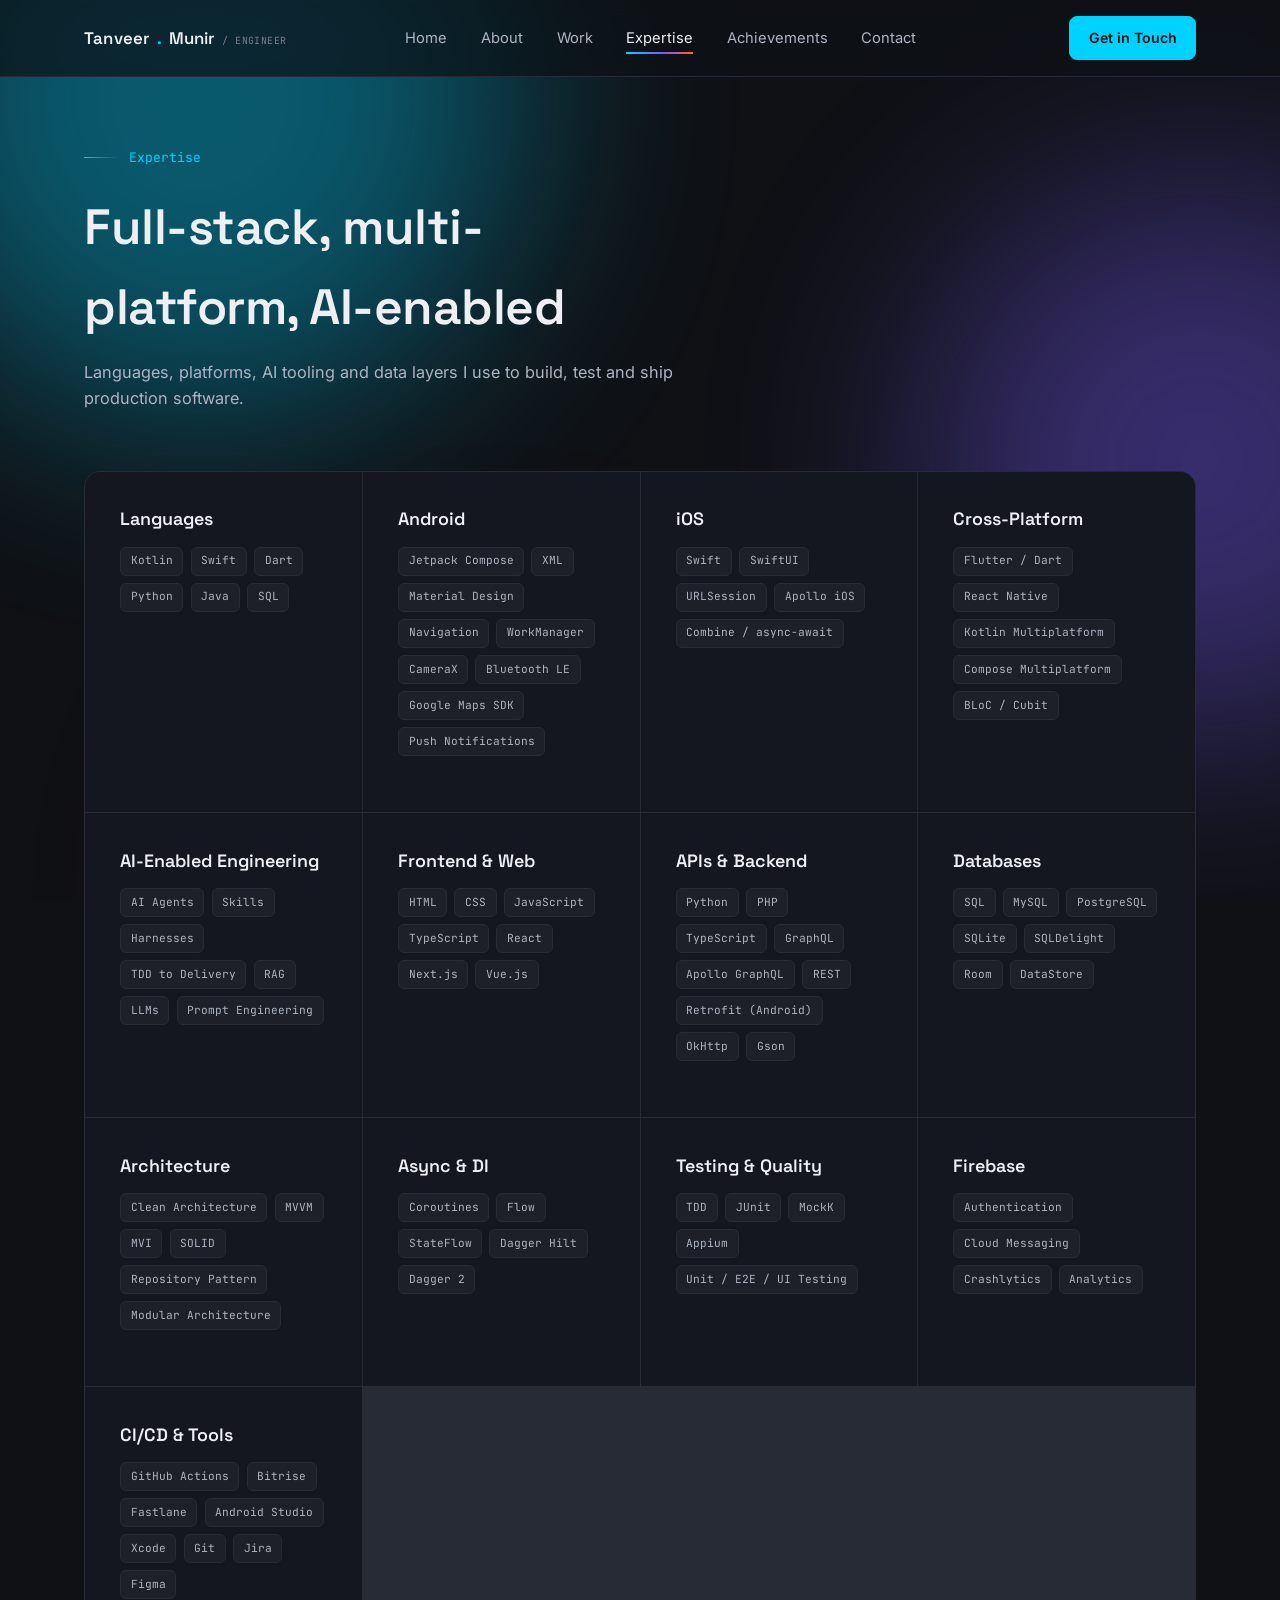
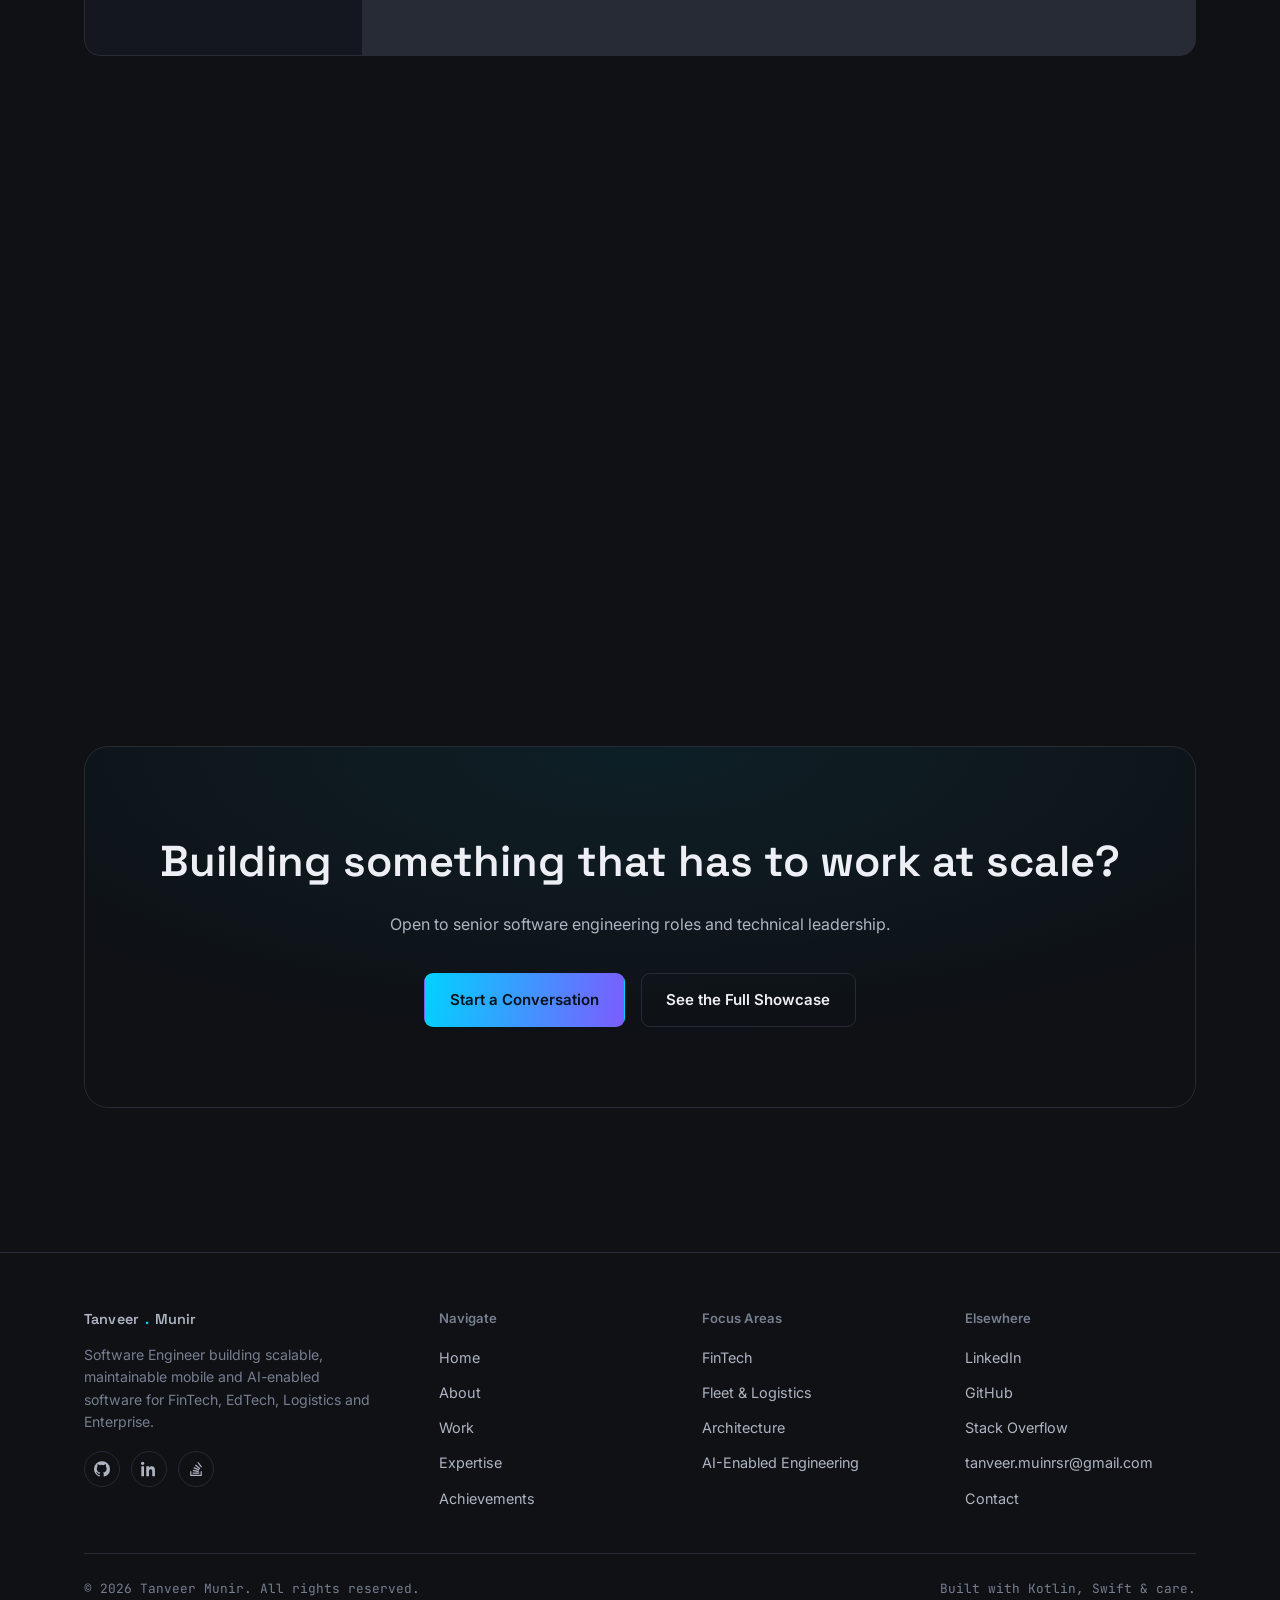
<file: expertise.html>
<!DOCTYPE html>
<html lang="en">
<head>
<meta charset="UTF-8">
<meta name="viewport" content="width=device-width, initial-scale=1.0">
<title>Expertise — Tanveer Munir</title>
<meta name="description" content="Android technology stack and engineering practices.">
<link rel="preconnect" href="https://fonts.googleapis.com">
<link href="https://fonts.googleapis.com/css2?family=Space+Grotesk:wght@500;600;700&family=Inter:wght@400;500;600&family=JetBrains+Mono:wght@400;500&display=swap" rel="stylesheet">
<link rel="stylesheet" href="assets/css/style.css">
</head>
<body>

<div class="ambient" aria-hidden="true"><span class="b1"></span><span class="b2"></span><span class="b3"></span></div>

<header class="site-nav">
  <div class="wrap">
    <a href="index.html" class="brand">Tanveer<span class="dot">.</span>Munir <small>/ ENGINEER</small></a>
    <nav>
      <ul class="nav-links" id="navLinks">
        <li><a href="index.html">Home</a></li><li><a href="about.html">About</a></li><li><a href="projects.html">Work</a></li><li><a href="expertise.html" class="active">Expertise</a></li><li><a href="achievements.html">Achievements</a></li><li><a href="contact.html">Contact</a></li>
        <li><a href="contact.html" class="btn btn-primary nav-cta-mobile">Get in Touch</a></li>
      </ul>
    </nav>
    <a href="contact.html" class="nav-cta">Get in Touch</a>
    <button class="nav-toggle" id="navToggle" aria-label="Toggle navigation" aria-expanded="false"><span></span></button>
  </div>
</header>

<main>
  <section class="page-header">
    <div class="wrap">
      <div class="eyebrow-line"><span class="rule"></span> Expertise</div>
      <h1>Full-stack, multi-platform, AI-enabled</h1>
      <p>Languages, platforms, AI tooling and data layers I use to build, test and ship production software.</p>
    </div>
  </section>

  <section class="section" style="padding-top:20px;">
    <div class="wrap">
      <div class="matrix reveal" style="grid-template-columns:repeat(auto-fit,minmax(min(260px,100%),1fr));">
        <div class="matrix-item"><h3>Languages</h3><div class="pill-row" style="margin-top:.8rem;"><span class="pill">Kotlin</span><span class="pill">Swift</span><span class="pill">Dart</span><span class="pill">Python</span><span class="pill">Java</span><span class="pill">SQL</span></div></div>
        <div class="matrix-item"><h3>Android</h3><div class="pill-row" style="margin-top:.8rem;"><span class="pill">Jetpack Compose</span><span class="pill">XML</span><span class="pill">Material Design</span><span class="pill">Navigation</span><span class="pill">WorkManager</span><span class="pill">CameraX</span><span class="pill">Bluetooth LE</span><span class="pill">Google Maps SDK</span><span class="pill">Push Notifications</span></div></div>
        <div class="matrix-item"><h3>iOS</h3><div class="pill-row" style="margin-top:.8rem;"><span class="pill">Swift</span><span class="pill">SwiftUI</span><span class="pill">URLSession</span><span class="pill">Apollo iOS</span><span class="pill">Combine / async-await</span></div></div>
        <div class="matrix-item"><h3>Cross-Platform</h3><div class="pill-row" style="margin-top:.8rem;"><span class="pill">Flutter / Dart</span><span class="pill">React Native</span><span class="pill">Kotlin Multiplatform</span><span class="pill">Compose Multiplatform</span><span class="pill">BLoC / Cubit</span></div></div>
        <div class="matrix-item"><h3>AI-Enabled Engineering</h3><div class="pill-row" style="margin-top:.8rem;"><span class="pill">AI Agents</span><span class="pill">Skills</span><span class="pill">Harnesses</span><span class="pill">TDD to Delivery</span><span class="pill">RAG</span><span class="pill">LLMs</span><span class="pill">Prompt Engineering</span></div></div>
        <div class="matrix-item"><h3>Frontend & Web</h3><div class="pill-row" style="margin-top:.8rem;"><span class="pill">HTML</span><span class="pill">CSS</span><span class="pill">JavaScript</span><span class="pill">TypeScript</span><span class="pill">React</span><span class="pill">Next.js</span><span class="pill">Vue.js</span></div></div>
        <div class="matrix-item"><h3>APIs & Backend</h3><div class="pill-row" style="margin-top:.8rem;"><span class="pill">Python</span><span class="pill">PHP</span><span class="pill">TypeScript</span><span class="pill">GraphQL</span><span class="pill">Apollo GraphQL</span><span class="pill">REST</span><span class="pill">Retrofit (Android)</span><span class="pill">OkHttp</span><span class="pill">Gson</span></div></div>
        <div class="matrix-item"><h3>Databases</h3><div class="pill-row" style="margin-top:.8rem;"><span class="pill">SQL</span><span class="pill">MySQL</span><span class="pill">PostgreSQL</span><span class="pill">SQLite</span><span class="pill">SQLDelight</span><span class="pill">Room</span><span class="pill">DataStore</span></div></div>
        <div class="matrix-item"><h3>Architecture</h3><div class="pill-row" style="margin-top:.8rem;"><span class="pill">Clean Architecture</span><span class="pill">MVVM</span><span class="pill">MVI</span><span class="pill">SOLID</span><span class="pill">Repository Pattern</span><span class="pill">Modular Architecture</span></div></div>
        <div class="matrix-item"><h3>Async & DI</h3><div class="pill-row" style="margin-top:.8rem;"><span class="pill">Coroutines</span><span class="pill">Flow</span><span class="pill">StateFlow</span><span class="pill">Dagger Hilt</span><span class="pill">Dagger 2</span></div></div>
        <div class="matrix-item"><h3>Testing & Quality</h3><div class="pill-row" style="margin-top:.8rem;"><span class="pill">TDD</span><span class="pill">JUnit</span><span class="pill">MockK</span><span class="pill">Appium</span><span class="pill">Unit / E2E / UI Testing</span></div></div>
        <div class="matrix-item"><h3>Firebase</h3><div class="pill-row" style="margin-top:.8rem;"><span class="pill">Authentication</span><span class="pill">Cloud Messaging</span><span class="pill">Crashlytics</span><span class="pill">Analytics</span></div></div>
        <div class="matrix-item"><h3>CI/CD & Tools</h3><div class="pill-row" style="margin-top:.8rem;"><span class="pill">GitHub Actions</span><span class="pill">Bitrise</span><span class="pill">Fastlane</span><span class="pill">Android Studio</span><span class="pill">Xcode</span><span class="pill">Git</span><span class="pill">Jira</span><span class="pill">Figma</span></div></div>
      </div>
    </div>
  </section>

  <section class="section">
    <div class="wrap">
      <div class="section-head reveal"><span class="index">Collaboration</span><h2>Beyond implementation</h2><p>Work I take on alongside writing code.</p></div>
      <div class="pillar-strip reveal">
        <div class="pillar"><b>Planning &amp; Design</b><span>Feature planning, technical design docs and architecture reviews.</span></div>
        <div class="pillar"><b>Delivery</b><span>Sprint planning, release planning and CI/CD pipelines.</span></div>
        <div class="pillar"><b>Quality</b><span>Code reviews and production issue investigation.</span></div>
        <div class="pillar"><b>Mentoring</b><span>Guiding Android developers and working with PMs, designers, QA and backend.</span></div>
      </div>
    </div>
  </section>

  <section class="section" id="contact-cta">
    <div class="wrap">
      <div class="closing reveal">
        <h2>Building something that has to work at scale?</h2>
        <p>Open to senior software engineering roles and technical leadership.</p>
        <div class="cta-row">
          <a href="contact.html" class="btn btn-primary">Start a Conversation</a>
          <a href="projects.html" class="btn btn-ghost">See the Full Showcase</a>
        </div>
      </div>
    </div>
  </section>

</main>

<footer class="site-footer">
  <div class="wrap">
    <div class="footer-grid">
      <div class="footer-brand">
        <a href="index.html" class="brand">Tanveer<span class="dot">.</span>Munir</a>
        <p>Software Engineer building scalable, maintainable mobile and AI-enabled software for FinTech, EdTech, Logistics and Enterprise.</p>
        <div class="social-row">
          <a href="https://github.com/TaniiSR" aria-label="GitHub" target="_blank" rel="noopener"><svg width="16" height="16" viewBox="0 0 24 24" fill="currentColor"><path d="M12 .5A11.5 11.5 0 000 12.1c0 5.16 3.29 9.53 7.86 11.08.58.11.79-.26.79-.57v-2.02c-3.2.72-3.88-1.57-3.88-1.57-.52-1.36-1.28-1.72-1.28-1.72-1.05-.74.08-.72.08-.72 1.16.08 1.77 1.22 1.77 1.22 1.03 1.8 2.7 1.28 3.36.98.1-.76.4-1.28.73-1.58-2.55-.3-5.24-1.32-5.24-5.86 0-1.29.45-2.35 1.19-3.18-.12-.3-.52-1.53.11-3.19 0 0 .98-.32 3.2 1.22a10.9 10.9 0 015.83 0c2.21-1.54 3.19-1.22 3.19-1.22.63 1.66.23 2.89.11 3.19.74.83 1.19 1.89 1.19 3.18 0 4.55-2.7 5.55-5.26 5.85.41.37.78 1.1.78 2.22v3.29c0 .31.21.69.8.57A11.5 11.5 0 0024 12.1 11.5 11.5 0 0012 .5z"/></svg></a>
          <a href="https://www.linkedin.com/in/taniisr/" aria-label="LinkedIn" target="_blank" rel="noopener"><svg width="16" height="16" viewBox="0 0 24 24" fill="currentColor"><path d="M4.98 3.5C4.98 4.88 3.9 6 2.5 6S0 4.88 0 3.5 1.1 1 2.5 1s2.48 1.12 2.48 2.5zM.5 8h4V23h-4V8zM8.5 8h3.8v2.05h.05c.53-.99 1.83-2.05 3.77-2.05 4.03 0 4.77 2.62 4.77 6.03V23h-4v-6.9c0-1.64-.03-3.75-2.29-3.75-2.3 0-2.65 1.79-2.65 3.63V23h-4V8z"/></svg></a>
          <a href="https://stackoverflow.com/users/10862130/tanveer-munir" aria-label="Stack Overflow" target="_blank" rel="noopener"><svg width="16" height="16" viewBox="0 0 24 24" fill="currentColor"><path d="M18.9 20.8v-5.4h1.8V22.6H3.3v-7.2h1.8v5.4h13.8zM7 15.1l8.8 1.8.4-1.8-8.8-1.8L7 15.1zm1.2-4.3 8.2 3.8.8-1.7-8.2-3.8-.8 1.7zm2.3-4.2 6.9 5.8 1.2-1.4-6.9-5.8-1.2 1.4zM15.6 1.4 14.2 2.5l5.4 7.3 1.4-1.1-5.4-7.3zM7 19h9.9v-1.8H7V19z"/></svg></a>
        </div>
      </div>
      <div><h4>Navigate</h4><ul><li><a href="index.html">Home</a></li><li><a href="about.html">About</a></li><li><a href="projects.html">Work</a></li><li><a href="expertise.html">Expertise</a></li><li><a href="achievements.html">Achievements</a></li></ul></div>
      <div><h4>Focus Areas</h4><ul><li><a href="projects.html">FinTech</a></li><li><a href="projects.html">Fleet &amp; Logistics</a></li><li><a href="expertise.html">Architecture</a></li><li><a href="expertise.html">AI-Enabled Engineering</a></li></ul></div>
      <div><h4>Elsewhere</h4><ul><li><a href="https://www.linkedin.com/in/taniisr/" target="_blank" rel="noopener">LinkedIn</a></li><li><a href="https://github.com/TaniiSR" target="_blank" rel="noopener">GitHub</a></li><li><a href="https://stackoverflow.com/users/10862130/tanveer-munir" target="_blank" rel="noopener">Stack Overflow</a></li><li><a href="mailto:tanveer.muinrsr@gmail.com">tanveer.muinrsr@gmail.com</a></li><li><a href="contact.html">Contact</a></li></ul></div>
    </div>
    <div class="footer-bottom">
      <span>&copy; <span id="year"></span> Tanveer Munir. All rights reserved.</span>
      <span>Built with Kotlin, Swift &amp; care.</span>
    </div>
  </div>
</footer>

<div class="modal-overlay" id="modalOverlay"><div class="modal" id="modalContent" role="dialog" aria-modal="true"></div></div>
<script src="assets/js/main.js"></script>
</body>
</html>
</file>
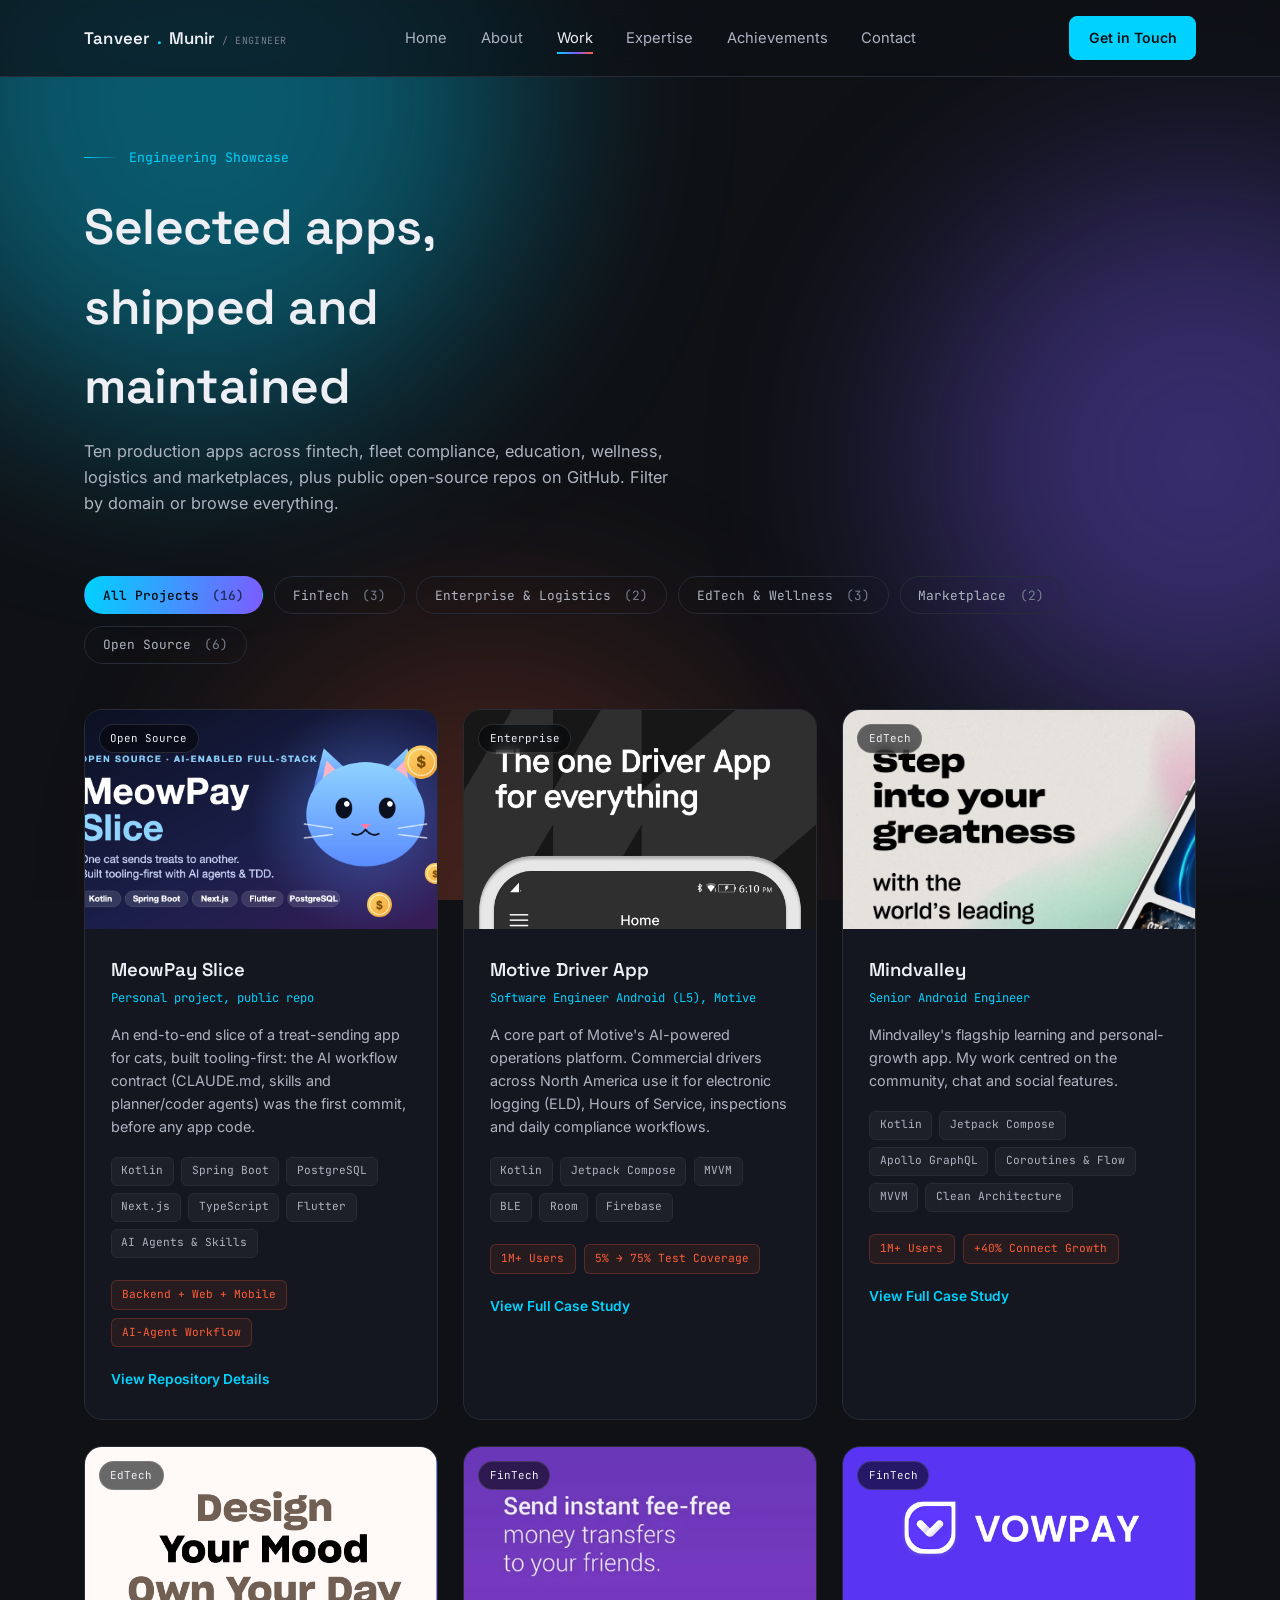
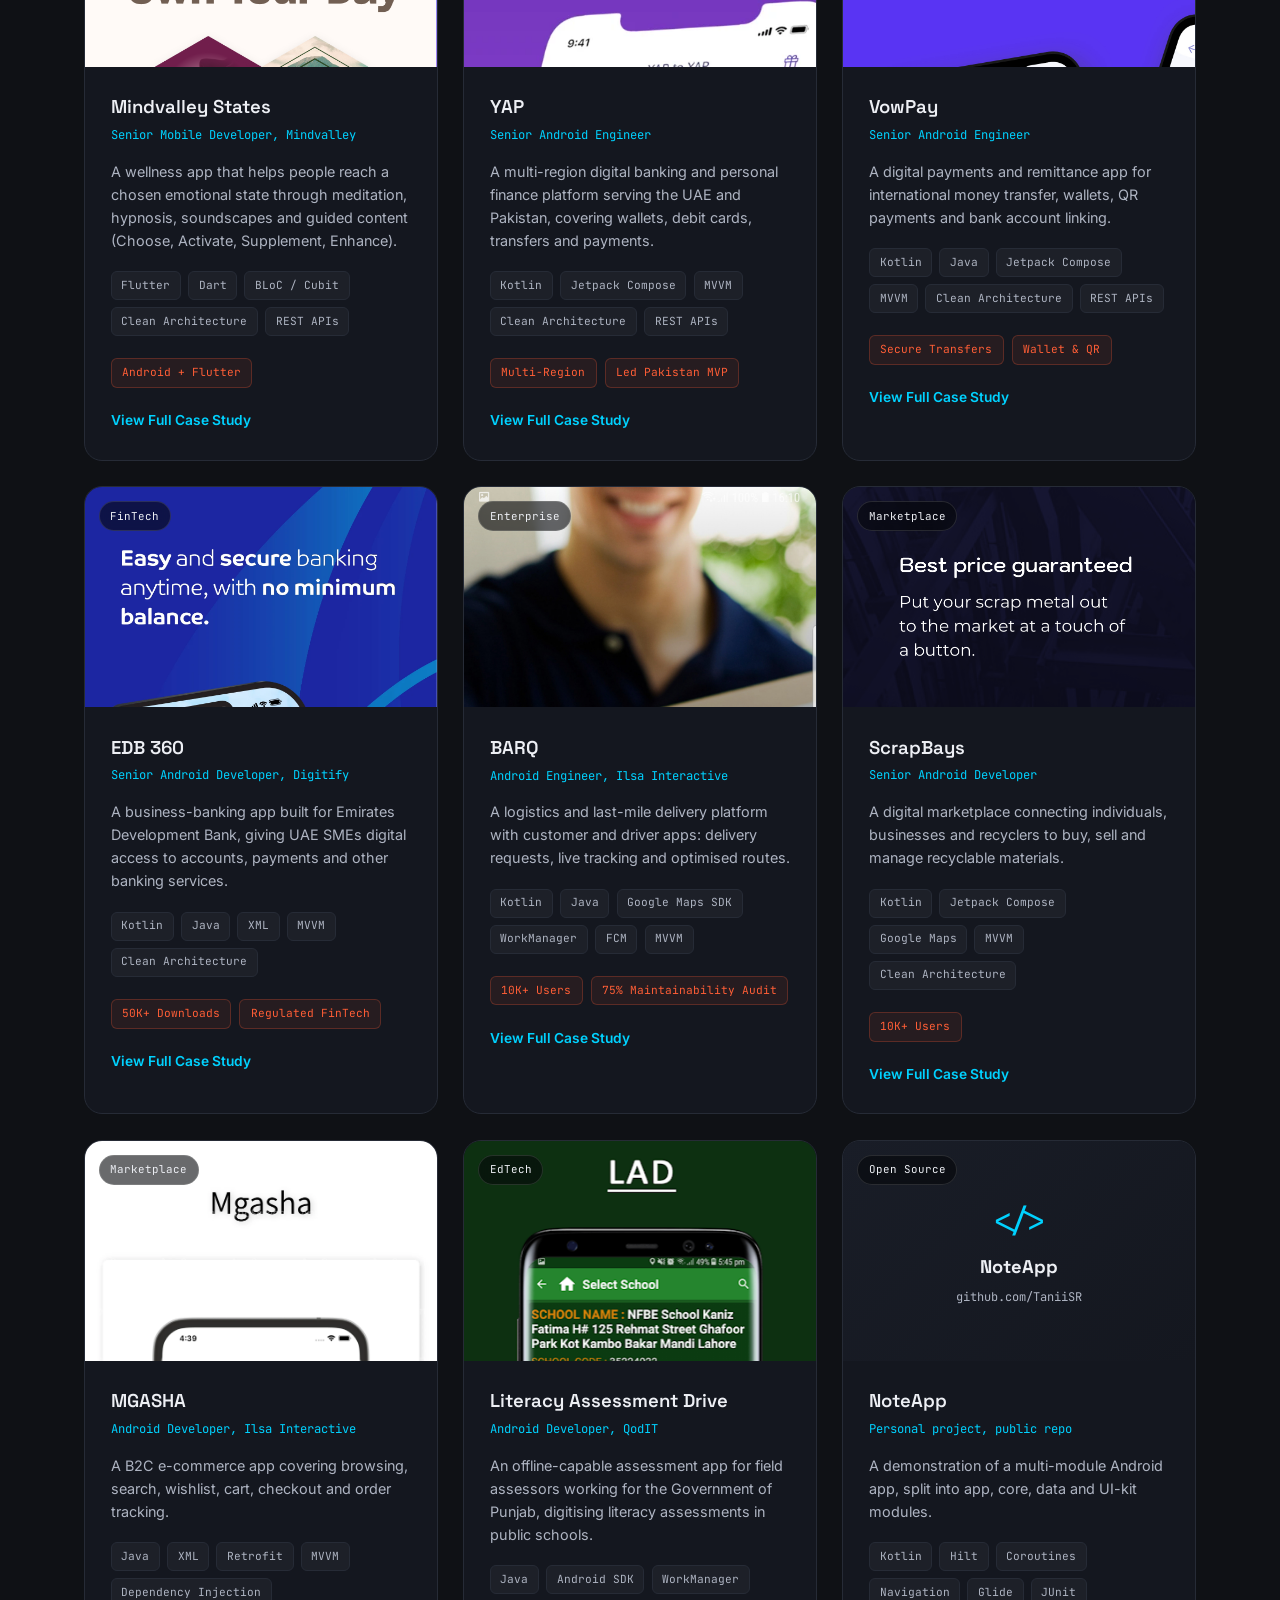
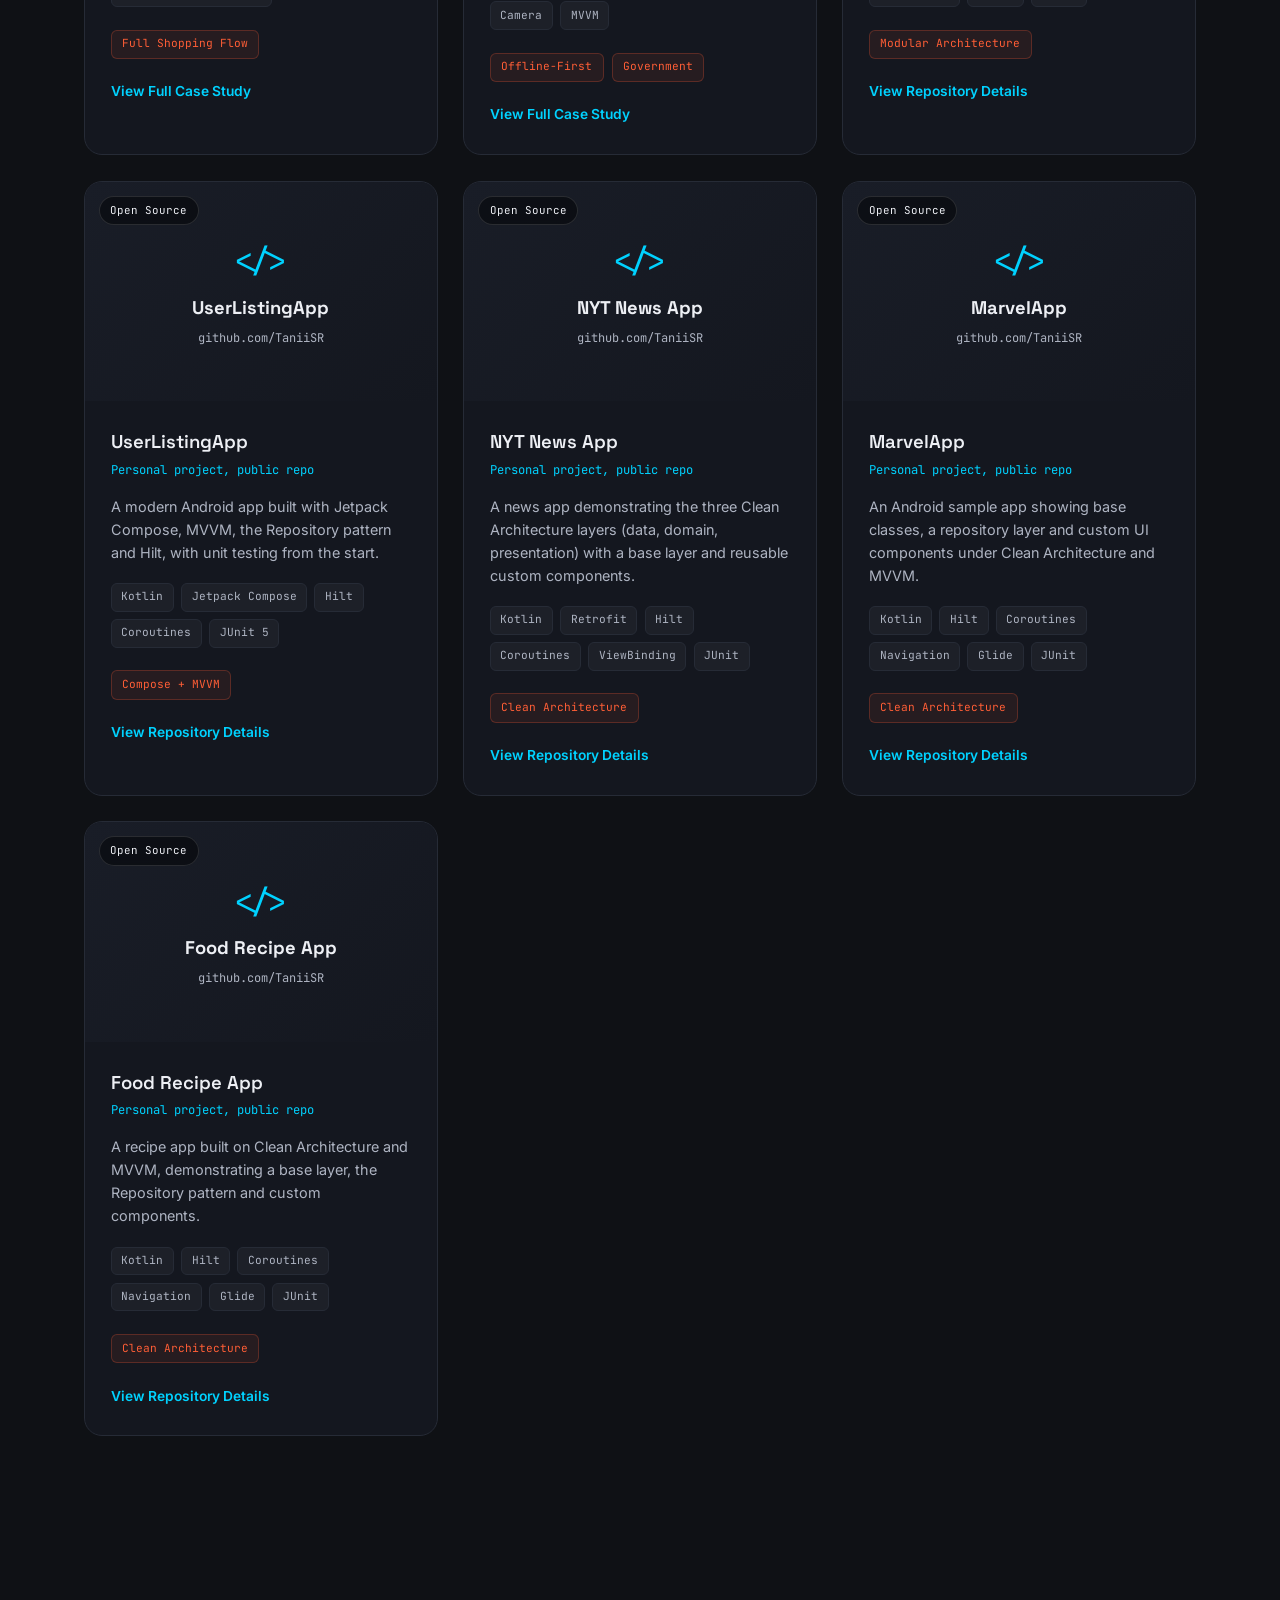
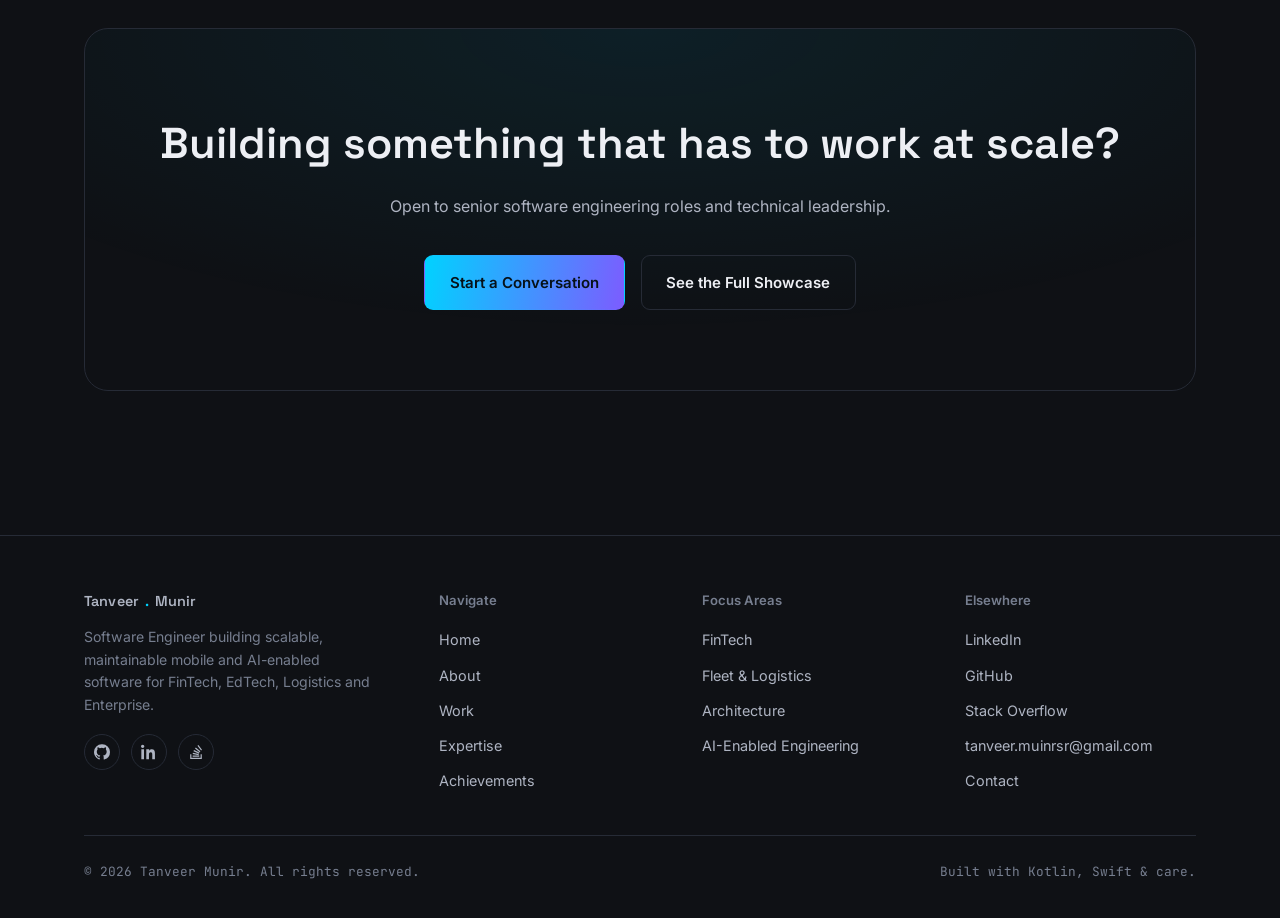
<file: projects.html>
<!DOCTYPE html>
<html lang="en">
<head>
<meta charset="UTF-8">
<meta name="viewport" content="width=device-width, initial-scale=1.0">
<title>Work — Tanveer Munir</title>
<meta name="description" content="Selected production Android apps by Tanveer Munir.">
<link rel="preconnect" href="https://fonts.googleapis.com">
<link href="https://fonts.googleapis.com/css2?family=Space+Grotesk:wght@500;600;700&family=Inter:wght@400;500;600&family=JetBrains+Mono:wght@400;500&display=swap" rel="stylesheet">
<link rel="stylesheet" href="assets/css/style.css">
</head>
<body>

<div class="ambient" aria-hidden="true"><span class="b1"></span><span class="b2"></span><span class="b3"></span></div>

<header class="site-nav">
  <div class="wrap">
    <a href="index.html" class="brand">Tanveer<span class="dot">.</span>Munir <small>/ ENGINEER</small></a>
    <nav>
      <ul class="nav-links" id="navLinks">
        <li><a href="index.html">Home</a></li><li><a href="about.html">About</a></li><li><a href="projects.html" class="active">Work</a></li><li><a href="expertise.html">Expertise</a></li><li><a href="achievements.html">Achievements</a></li><li><a href="contact.html">Contact</a></li>
        <li><a href="contact.html" class="btn btn-primary nav-cta-mobile">Get in Touch</a></li>
      </ul>
    </nav>
    <a href="contact.html" class="nav-cta">Get in Touch</a>
    <button class="nav-toggle" id="navToggle" aria-label="Toggle navigation" aria-expanded="false"><span></span></button>
  </div>
</header>

<main>
  <section class="page-header">
    <div class="wrap">
      <div class="eyebrow-line"><span class="rule"></span> Engineering Showcase</div>
      <h1>Selected apps, shipped and maintained</h1>
      <p>Ten production apps across fintech, fleet compliance, education, wellness, logistics and marketplaces, plus public open-source repos on GitHub. Filter by domain or browse everything.</p>
    </div>
  </section>

  <section class="section" style="padding-top:20px;">
    <div class="wrap">
      <div class="filter-bar reveal" role="tablist" aria-label="Project category filter"><button class="filter-btn active" data-filter="all" role="tab" aria-selected="true">All Projects <span class="count">(16)</span></button><button class="filter-btn" data-filter="fintech" role="tab" aria-selected="false">FinTech <span class="count">(3)</span></button><button class="filter-btn" data-filter="enterprise" role="tab" aria-selected="false">Enterprise &amp; Logistics <span class="count">(2)</span></button><button class="filter-btn" data-filter="edtech" role="tab" aria-selected="false">EdTech &amp; Wellness <span class="count">(3)</span></button><button class="filter-btn" data-filter="marketplace" role="tab" aria-selected="false">Marketplace <span class="count">(2)</span></button><button class="filter-btn" data-filter="opensource" role="tab" aria-selected="false">Open Source <span class="count">(6)</span></button></div>
      <div class="showcase-grid reveal" id="showcaseGrid">
        <article class="showcase-card" data-cat="opensource" data-modal="meowpay-slice">
          <div class="thumb"><img src="Images/MeowPay/thumb.png" alt="MeowPay Slice screenshot" loading="lazy"><span class="cat-tag">Open Source</span></div>
          <div class="body">
            <h3>MeowPay Slice</h3>
            <p class="subtitle">Personal project, public repo</p>
            <p class="summary">An end-to-end slice of a treat-sending app for cats, built tooling-first: the AI workflow contract (CLAUDE.md, skills and planner/coder agents) was the first commit, before any app code.</p>
            <div class="pill-row"><span class="pill">Kotlin</span><span class="pill">Spring Boot</span><span class="pill">PostgreSQL</span><span class="pill">Next.js</span><span class="pill">TypeScript</span><span class="pill">Flutter</span><span class="pill">AI Agents & Skills</span></div>
            <div class="badge-impact-row"><span class="badge-impact">Backend + Web + Mobile</span><span class="badge-impact">AI-Agent Workflow</span></div>
            <span class="card-link">View Repository Details</span>
          </div>
        </article>
        <article class="showcase-card" data-cat="enterprise" data-modal="motive-driver">
          <div class="thumb"><img src="Images/Motive/m1.webp" alt="Motive Driver App screenshot" loading="lazy"><span class="cat-tag">Enterprise</span></div>
          <div class="body">
            <h3>Motive Driver App</h3>
            <p class="subtitle">Software Engineer Android (L5), Motive</p>
            <p class="summary">A core part of Motive's AI-powered operations platform. Commercial drivers across North America use it for electronic logging (ELD), Hours of Service, inspections and daily compliance workflows.</p>
            <div class="pill-row"><span class="pill">Kotlin</span><span class="pill">Jetpack Compose</span><span class="pill">MVVM</span><span class="pill">BLE</span><span class="pill">Room</span><span class="pill">Firebase</span></div>
            <div class="badge-impact-row"><span class="badge-impact">1M+ Users</span><span class="badge-impact">5% → 75% Test Coverage</span></div>
            <span class="card-link">View Full Case Study</span>
          </div>
        </article>
        <article class="showcase-card" data-cat="edtech" data-modal="mindvalley">
          <div class="thumb"><img src="Images/Mindvalley/01.jpg" alt="Mindvalley screenshot" loading="lazy"><span class="cat-tag">EdTech</span></div>
          <div class="body">
            <h3>Mindvalley</h3>
            <p class="subtitle">Senior Android Engineer</p>
            <p class="summary">Mindvalley's flagship learning and personal-growth app. My work centred on the community, chat and social features.</p>
            <div class="pill-row"><span class="pill">Kotlin</span><span class="pill">Jetpack Compose</span><span class="pill">Apollo GraphQL</span><span class="pill">Coroutines & Flow</span><span class="pill">MVVM</span><span class="pill">Clean Architecture</span></div>
            <div class="badge-impact-row"><span class="badge-impact">1M+ Users</span><span class="badge-impact">+40% Connect Growth</span></div>
            <span class="card-link">View Full Case Study</span>
          </div>
        </article>
        <article class="showcase-card" data-cat="edtech" data-modal="mindvalley-states">
          <div class="thumb"><img src="Images/MindvalleyStates/1.webp" alt="Mindvalley States screenshot" loading="lazy"><span class="cat-tag">EdTech</span></div>
          <div class="body">
            <h3>Mindvalley States</h3>
            <p class="subtitle">Senior Mobile Developer, Mindvalley</p>
            <p class="summary">A wellness app that helps people reach a chosen emotional state through meditation, hypnosis, soundscapes and guided content (Choose, Activate, Supplement, Enhance).</p>
            <div class="pill-row"><span class="pill">Flutter</span><span class="pill">Dart</span><span class="pill">BLoC / Cubit</span><span class="pill">Clean Architecture</span><span class="pill">REST APIs</span></div>
            <div class="badge-impact-row"><span class="badge-impact">Android + Flutter</span></div>
            <span class="card-link">View Full Case Study</span>
          </div>
        </article>
        <article class="showcase-card" data-cat="fintech" data-modal="yap">
          <div class="thumb"><img src="Images/Yap/1.png" alt="YAP screenshot" loading="lazy"><span class="cat-tag">FinTech</span></div>
          <div class="body">
            <h3>YAP</h3>
            <p class="subtitle">Senior Android Engineer</p>
            <p class="summary">A multi-region digital banking and personal finance platform serving the UAE and Pakistan, covering wallets, debit cards, transfers and payments.</p>
            <div class="pill-row"><span class="pill">Kotlin</span><span class="pill">Jetpack Compose</span><span class="pill">MVVM</span><span class="pill">Clean Architecture</span><span class="pill">REST APIs</span></div>
            <div class="badge-impact-row"><span class="badge-impact">Multi-Region</span><span class="badge-impact">Led Pakistan MVP</span></div>
            <span class="card-link">View Full Case Study</span>
          </div>
        </article>
        <article class="showcase-card" data-cat="fintech" data-modal="vowpay">
          <div class="thumb"><img src="Images/VowPay/01.jpg" alt="VowPay screenshot" loading="lazy"><span class="cat-tag">FinTech</span></div>
          <div class="body">
            <h3>VowPay</h3>
            <p class="subtitle">Senior Android Engineer</p>
            <p class="summary">A digital payments and remittance app for international money transfer, wallets, QR payments and bank account linking.</p>
            <div class="pill-row"><span class="pill">Kotlin</span><span class="pill">Java</span><span class="pill">Jetpack Compose</span><span class="pill">MVVM</span><span class="pill">Clean Architecture</span><span class="pill">REST APIs</span></div>
            <div class="badge-impact-row"><span class="badge-impact">Secure Transfers</span><span class="badge-impact">Wallet & QR</span></div>
            <span class="card-link">View Full Case Study</span>
          </div>
        </article>
        <article class="showcase-card" data-cat="fintech" data-modal="edb360">
          <div class="thumb"><img src="Images/EDB360/1.png" alt="EDB 360 screenshot" loading="lazy"><span class="cat-tag">FinTech</span></div>
          <div class="body">
            <h3>EDB 360</h3>
            <p class="subtitle">Senior Android Developer, Digitify</p>
            <p class="summary">A business-banking app built for Emirates Development Bank, giving UAE SMEs digital access to accounts, payments and other banking services.</p>
            <div class="pill-row"><span class="pill">Kotlin</span><span class="pill">Java</span><span class="pill">XML</span><span class="pill">MVVM</span><span class="pill">Clean Architecture</span></div>
            <div class="badge-impact-row"><span class="badge-impact">50K+ Downloads</span><span class="badge-impact">Regulated FinTech</span></div>
            <span class="card-link">View Full Case Study</span>
          </div>
        </article>
        <article class="showcase-card" data-cat="enterprise" data-modal="barq">
          <div class="thumb"><img src="Images/Barq/1.jpg" alt="BARQ screenshot" loading="lazy"><span class="cat-tag">Enterprise</span></div>
          <div class="body">
            <h3>BARQ</h3>
            <p class="subtitle">Android Engineer, Ilsa Interactive</p>
            <p class="summary">A logistics and last-mile delivery platform with customer and driver apps: delivery requests, live tracking and optimised routes.</p>
            <div class="pill-row"><span class="pill">Kotlin</span><span class="pill">Java</span><span class="pill">Google Maps SDK</span><span class="pill">WorkManager</span><span class="pill">FCM</span><span class="pill">MVVM</span></div>
            <div class="badge-impact-row"><span class="badge-impact">10K+ Users</span><span class="badge-impact">75% Maintainability Audit</span></div>
            <span class="card-link">View Full Case Study</span>
          </div>
        </article>
        <article class="showcase-card" data-cat="marketplace" data-modal="scrapbays">
          <div class="thumb"><img src="Images/Scrapbays/s1.webp" alt="ScrapBays screenshot" loading="lazy"><span class="cat-tag">Marketplace</span></div>
          <div class="body">
            <h3>ScrapBays</h3>
            <p class="subtitle">Senior Android Developer</p>
            <p class="summary">A digital marketplace connecting individuals, businesses and recyclers to buy, sell and manage recyclable materials.</p>
            <div class="pill-row"><span class="pill">Kotlin</span><span class="pill">Jetpack Compose</span><span class="pill">Google Maps</span><span class="pill">MVVM</span><span class="pill">Clean Architecture</span></div>
            <div class="badge-impact-row"><span class="badge-impact">10K+ Users</span></div>
            <span class="card-link">View Full Case Study</span>
          </div>
        </article>
        <article class="showcase-card" data-cat="marketplace" data-modal="mgasha">
          <div class="thumb"><img src="Images/chbib/1.webp" alt="MGASHA screenshot" loading="lazy"><span class="cat-tag">Marketplace</span></div>
          <div class="body">
            <h3>MGASHA</h3>
            <p class="subtitle">Android Developer, Ilsa Interactive</p>
            <p class="summary">A B2C e-commerce app covering browsing, search, wishlist, cart, checkout and order tracking.</p>
            <div class="pill-row"><span class="pill">Java</span><span class="pill">XML</span><span class="pill">Retrofit</span><span class="pill">MVVM</span><span class="pill">Dependency Injection</span></div>
            <div class="badge-impact-row"><span class="badge-impact">Full Shopping Flow</span></div>
            <span class="card-link">View Full Case Study</span>
          </div>
        </article>
        <article class="showcase-card" data-cat="edtech" data-modal="lad">
          <div class="thumb"><img src="Images/Lad/1.PNG" alt="Literacy Assessment Drive screenshot" loading="lazy"><span class="cat-tag">EdTech</span></div>
          <div class="body">
            <h3>Literacy Assessment Drive</h3>
            <p class="subtitle">Android Developer, QodIT</p>
            <p class="summary">An offline-capable assessment app for field assessors working for the Government of Punjab, digitising literacy assessments in public schools.</p>
            <div class="pill-row"><span class="pill">Java</span><span class="pill">Android SDK</span><span class="pill">WorkManager</span><span class="pill">Camera</span><span class="pill">MVVM</span></div>
            <div class="badge-impact-row"><span class="badge-impact">Offline-First</span><span class="badge-impact">Government</span></div>
            <span class="card-link">View Full Case Study</span>
          </div>
        </article>
        <article class="showcase-card" data-cat="opensource" data-modal="noteapp">
          <div class="thumb"><div class="repo-thumb"><span>&lt;/&gt;</span><b>NoteApp</b><i>github.com/TaniiSR</i></div><span class="cat-tag">Open Source</span></div>
          <div class="body">
            <h3>NoteApp</h3>
            <p class="subtitle">Personal project, public repo</p>
            <p class="summary">A demonstration of a multi-module Android app, split into app, core, data and UI-kit modules.</p>
            <div class="pill-row"><span class="pill">Kotlin</span><span class="pill">Hilt</span><span class="pill">Coroutines</span><span class="pill">Navigation</span><span class="pill">Glide</span><span class="pill">JUnit</span></div>
            <div class="badge-impact-row"><span class="badge-impact">Modular Architecture</span></div>
            <span class="card-link">View Repository Details</span>
          </div>
        </article>
        <article class="showcase-card" data-cat="opensource" data-modal="userlistingapp">
          <div class="thumb"><div class="repo-thumb"><span>&lt;/&gt;</span><b>UserListingApp</b><i>github.com/TaniiSR</i></div><span class="cat-tag">Open Source</span></div>
          <div class="body">
            <h3>UserListingApp</h3>
            <p class="subtitle">Personal project, public repo</p>
            <p class="summary">A modern Android app built with Jetpack Compose, MVVM, the Repository pattern and Hilt, with unit testing from the start.</p>
            <div class="pill-row"><span class="pill">Kotlin</span><span class="pill">Jetpack Compose</span><span class="pill">Hilt</span><span class="pill">Coroutines</span><span class="pill">JUnit 5</span></div>
            <div class="badge-impact-row"><span class="badge-impact">Compose + MVVM</span></div>
            <span class="card-link">View Repository Details</span>
          </div>
        </article>
        <article class="showcase-card" data-cat="opensource" data-modal="nytnewsapp">
          <div class="thumb"><div class="repo-thumb"><span>&lt;/&gt;</span><b>NYT News App</b><i>github.com/TaniiSR</i></div><span class="cat-tag">Open Source</span></div>
          <div class="body">
            <h3>NYT News App</h3>
            <p class="subtitle">Personal project, public repo</p>
            <p class="summary">A news app demonstrating the three Clean Architecture layers (data, domain, presentation) with a base layer and reusable custom components.</p>
            <div class="pill-row"><span class="pill">Kotlin</span><span class="pill">Retrofit</span><span class="pill">Hilt</span><span class="pill">Coroutines</span><span class="pill">ViewBinding</span><span class="pill">JUnit</span></div>
            <div class="badge-impact-row"><span class="badge-impact">Clean Architecture</span></div>
            <span class="card-link">View Repository Details</span>
          </div>
        </article>
        <article class="showcase-card" data-cat="opensource" data-modal="marvelapp">
          <div class="thumb"><div class="repo-thumb"><span>&lt;/&gt;</span><b>MarvelApp</b><i>github.com/TaniiSR</i></div><span class="cat-tag">Open Source</span></div>
          <div class="body">
            <h3>MarvelApp</h3>
            <p class="subtitle">Personal project, public repo</p>
            <p class="summary">An Android sample app showing base classes, a repository layer and custom UI components under Clean Architecture and MVVM.</p>
            <div class="pill-row"><span class="pill">Kotlin</span><span class="pill">Hilt</span><span class="pill">Coroutines</span><span class="pill">Navigation</span><span class="pill">Glide</span><span class="pill">JUnit</span></div>
            <div class="badge-impact-row"><span class="badge-impact">Clean Architecture</span></div>
            <span class="card-link">View Repository Details</span>
          </div>
        </article>
        <article class="showcase-card" data-cat="opensource" data-modal="food-recipe-app">
          <div class="thumb"><div class="repo-thumb"><span>&lt;/&gt;</span><b>Food Recipe App</b><i>github.com/TaniiSR</i></div><span class="cat-tag">Open Source</span></div>
          <div class="body">
            <h3>Food Recipe App</h3>
            <p class="subtitle">Personal project, public repo</p>
            <p class="summary">A recipe app built on Clean Architecture and MVVM, demonstrating a base layer, the Repository pattern and custom components.</p>
            <div class="pill-row"><span class="pill">Kotlin</span><span class="pill">Hilt</span><span class="pill">Coroutines</span><span class="pill">Navigation</span><span class="pill">Glide</span><span class="pill">JUnit</span></div>
            <div class="badge-impact-row"><span class="badge-impact">Clean Architecture</span></div>
            <span class="card-link">View Repository Details</span>
          </div>
        </article>
      </div>
      <p id="emptyState" style="display:none; text-align:center; color:var(--text-1);">No projects in this category yet.</p>
    </div>
  </section>

  <section class="section" id="contact-cta">
    <div class="wrap">
      <div class="closing reveal">
        <h2>Building something that has to work at scale?</h2>
        <p>Open to senior software engineering roles and technical leadership.</p>
        <div class="cta-row">
          <a href="contact.html" class="btn btn-primary">Start a Conversation</a>
          <a href="projects.html" class="btn btn-ghost">See the Full Showcase</a>
        </div>
      </div>
    </div>
  </section>

</main>

<footer class="site-footer">
  <div class="wrap">
    <div class="footer-grid">
      <div class="footer-brand">
        <a href="index.html" class="brand">Tanveer<span class="dot">.</span>Munir</a>
        <p>Software Engineer building scalable, maintainable mobile and AI-enabled software for FinTech, EdTech, Logistics and Enterprise.</p>
        <div class="social-row">
          <a href="https://github.com/TaniiSR" aria-label="GitHub" target="_blank" rel="noopener"><svg width="16" height="16" viewBox="0 0 24 24" fill="currentColor"><path d="M12 .5A11.5 11.5 0 000 12.1c0 5.16 3.29 9.53 7.86 11.08.58.11.79-.26.79-.57v-2.02c-3.2.72-3.88-1.57-3.88-1.57-.52-1.36-1.28-1.72-1.28-1.72-1.05-.74.08-.72.08-.72 1.16.08 1.77 1.22 1.77 1.22 1.03 1.8 2.7 1.28 3.36.98.1-.76.4-1.28.73-1.58-2.55-.3-5.24-1.32-5.24-5.86 0-1.29.45-2.35 1.19-3.18-.12-.3-.52-1.53.11-3.19 0 0 .98-.32 3.2 1.22a10.9 10.9 0 015.83 0c2.21-1.54 3.19-1.22 3.19-1.22.63 1.66.23 2.89.11 3.19.74.83 1.19 1.89 1.19 3.18 0 4.55-2.7 5.55-5.26 5.85.41.37.78 1.1.78 2.22v3.29c0 .31.21.69.8.57A11.5 11.5 0 0024 12.1 11.5 11.5 0 0012 .5z"/></svg></a>
          <a href="https://www.linkedin.com/in/taniisr/" aria-label="LinkedIn" target="_blank" rel="noopener"><svg width="16" height="16" viewBox="0 0 24 24" fill="currentColor"><path d="M4.98 3.5C4.98 4.88 3.9 6 2.5 6S0 4.88 0 3.5 1.1 1 2.5 1s2.48 1.12 2.48 2.5zM.5 8h4V23h-4V8zM8.5 8h3.8v2.05h.05c.53-.99 1.83-2.05 3.77-2.05 4.03 0 4.77 2.62 4.77 6.03V23h-4v-6.9c0-1.64-.03-3.75-2.29-3.75-2.3 0-2.65 1.79-2.65 3.63V23h-4V8z"/></svg></a>
          <a href="https://stackoverflow.com/users/10862130/tanveer-munir" aria-label="Stack Overflow" target="_blank" rel="noopener"><svg width="16" height="16" viewBox="0 0 24 24" fill="currentColor"><path d="M18.9 20.8v-5.4h1.8V22.6H3.3v-7.2h1.8v5.4h13.8zM7 15.1l8.8 1.8.4-1.8-8.8-1.8L7 15.1zm1.2-4.3 8.2 3.8.8-1.7-8.2-3.8-.8 1.7zm2.3-4.2 6.9 5.8 1.2-1.4-6.9-5.8-1.2 1.4zM15.6 1.4 14.2 2.5l5.4 7.3 1.4-1.1-5.4-7.3zM7 19h9.9v-1.8H7V19z"/></svg></a>
        </div>
      </div>
      <div><h4>Navigate</h4><ul><li><a href="index.html">Home</a></li><li><a href="about.html">About</a></li><li><a href="projects.html">Work</a></li><li><a href="expertise.html">Expertise</a></li><li><a href="achievements.html">Achievements</a></li></ul></div>
      <div><h4>Focus Areas</h4><ul><li><a href="projects.html">FinTech</a></li><li><a href="projects.html">Fleet &amp; Logistics</a></li><li><a href="expertise.html">Architecture</a></li><li><a href="expertise.html">AI-Enabled Engineering</a></li></ul></div>
      <div><h4>Elsewhere</h4><ul><li><a href="https://www.linkedin.com/in/taniisr/" target="_blank" rel="noopener">LinkedIn</a></li><li><a href="https://github.com/TaniiSR" target="_blank" rel="noopener">GitHub</a></li><li><a href="https://stackoverflow.com/users/10862130/tanveer-munir" target="_blank" rel="noopener">Stack Overflow</a></li><li><a href="mailto:tanveer.muinrsr@gmail.com">tanveer.muinrsr@gmail.com</a></li><li><a href="contact.html">Contact</a></li></ul></div>
    </div>
    <div class="footer-bottom">
      <span>&copy; <span id="year"></span> Tanveer Munir. All rights reserved.</span>
      <span>Built with Kotlin, Swift &amp; care.</span>
    </div>
  </div>
</footer>

<div class="modal-overlay" id="modalOverlay"><div class="modal" id="modalContent" role="dialog" aria-modal="true"></div></div>
<script src="assets/js/main.js"></script>
</body>
</html>
</file>
<file: assets/css/style.css>
/* ============================================================
   RANA BILAL — ENGINEERING PORTFOLIO
   Design tokens
============================================================ */
:root{
  --bg-0:#0F1115;
  --bg-1:#14171F;
  --bg-2:#191D27;
  --line:#262B36;
  --text-0:#EDEFF4;
  --text-1:#AEB4C2;
  --text-2:#767E8F;

  --blue:#00D2FF;
  --blue-dim: #0A8FB0;
  --orange:#FF5E36;
  --violet:#7C5CFF;

  --grad-line: linear-gradient(90deg,var(--blue),var(--violet) 55%,var(--orange));

  --font-display:'Space Grotesk', 'Segoe UI', sans-serif;
  --font-body:'Inter', 'Segoe UI', sans-serif;
  --font-mono:'JetBrains Mono', 'Courier New', monospace;

  --maxw:1240px;
  --gutter:clamp(20px,5vw,64px);

  --ease:cubic-bezier(.22,.68,.32,1);
}

*,*::before,*::after{box-sizing:border-box;}
html{scroll-behavior:smooth;}
@media (prefers-reduced-motion: reduce){
  html{scroll-behavior:auto;}
  *,*::before,*::after{animation-duration:.001ms !important; animation-iteration-count:1 !important; transition-duration:.001ms !important; scroll-behavior:auto !important;}
}

body{
  margin:0;
  background:var(--bg-0);
  color:var(--text-0);
  font-family:var(--font-body);
  font-size:16px;
  line-height:1.6;
  -webkit-font-smoothing:antialiased;
  overflow-x:hidden;
}

a{color:inherit; text-decoration:none;}
img{max-width:100%; display:block;}
button{font-family:inherit;}
::selection{background:var(--blue); color:#04121A;}

.wrap{
  max-width:var(--maxw);
  margin:0 auto;
  padding:0 var(--gutter);
}

/* ---------- Ambient drifting background ---------- */
.ambient{
  position:fixed;
  inset:0;
  z-index:0;
  overflow:hidden;
  pointer-events:none;
}
.ambient span{
  position:absolute;
  border-radius:50%;
  filter:blur(110px);
  opacity:.38;
  will-change:transform;
}
.ambient .b1{width:640px;height:640px; background:var(--blue); top:-220px; left:-120px; animation:drift1 26s ease-in-out infinite;}
.ambient .b2{width:560px;height:560px; background:var(--violet); top:20%; right:-200px; animation:drift2 32s ease-in-out infinite;}
.ambient .b3{width:520px;height:520px; background:var(--orange); bottom:-260px; left:18%; animation:drift3 30s ease-in-out infinite; opacity:.22;}

@keyframes drift1{
  0%,100%{transform:translate(0,0) scale(1);}
  50%{transform:translate(60px,80px) scale(1.12);}
}
@keyframes drift2{
  0%,100%{transform:translate(0,0) scale(1);}
  50%{transform:translate(-70px,50px) scale(1.08);}
}
@keyframes drift3{
  0%,100%{transform:translate(0,0) scale(1);}
  50%{transform:translate(50px,-60px) scale(1.15);}
}

body > *{position:relative; z-index:1;}

/* ============================================================
   NAV
============================================================ */
.site-nav{
  position:sticky; top:0; z-index:50;
  backdrop-filter:blur(14px) saturate(140%);
  background:rgba(15,17,21,.72);
  border-bottom:1px solid var(--line);
}
.site-nav .wrap{
  display:flex;
  align-items:center;
  justify-content:space-between;
  height:76px;
}
.brand{
  font-family:var(--font-display);
  font-weight:600;
  font-size:1.05rem;
  letter-spacing:.01em;
  display:flex;
  align-items:baseline;
  gap:.4em;
}
.brand .dot{color:var(--blue);}
.brand small{
  font-family:var(--font-mono);
  font-size:.62rem;
  color:var(--text-2);
  font-weight:400;
  letter-spacing:.04em;
}

.nav-links{
  display:flex;
  align-items:center;
  gap:2.1rem;
  list-style:none;
  margin:0; padding:0;
}
.nav-links a{
  font-size:.92rem;
  color:var(--text-1);
  position:relative;
  padding:.3rem 0;
  transition:color .25s var(--ease);
}
.nav-links a:hover, .nav-links a.active{color:var(--text-0);}
.nav-links a::after{
  content:'';
  position:absolute; left:0; bottom:-2px;
  width:0; height:2px;
  background:var(--grad-line);
  transition:width .3s var(--ease);
}
.nav-links a:hover::after, .nav-links a.active::after{width:100%;}

.nav-cta{
  display:inline-flex;
  align-items:center;
  gap:.5rem;
  padding:.6rem 1.15rem;
  border-radius:8px;
  border:1px solid var(--blue);
  color:var(--bg-0);
  background:var(--blue);
  font-weight:600;
  font-size:.88rem;
  transition:transform .25s var(--ease), box-shadow .25s var(--ease);
}
.nav-cta:hover{
  transform:translateY(-2px);
  box-shadow:0 8px 24px -6px rgba(0,210,255,.55);
}
.nav-links .nav-cta-mobile{display:none;}

.nav-toggle{
  display:none;
  background:none; border:none; color:var(--text-0);
  width:40px; height:40px;
  cursor:pointer;
}
.nav-toggle span, .nav-toggle span::before, .nav-toggle span::after{
  content:'';
  display:block;
  width:22px; height:2px;
  background:currentColor;
  position:relative;
  transition:transform .25s var(--ease), opacity .25s var(--ease);
}
.nav-toggle span::before{position:absolute; top:-7px;}
.nav-toggle span::after{position:absolute; top:7px;}

/* ============================================================
   HERO
============================================================ */
.hero{
  padding:88px 0 60px;
}
.hero .wrap{
  display:grid;
  grid-template-columns:1.15fr .85fr;
  gap:clamp(30px,5vw,60px);
  align-items:center;
}
.eyebrow-line{
  display:flex;
  align-items:center;
  gap:.7rem;
  font-family:var(--font-mono);
  font-size:.82rem;
  color:var(--blue);
  margin-bottom:1.4rem;
}
.eyebrow-line .rule{
  width:34px; height:1px;
  background:linear-gradient(90deg,var(--blue),transparent);
}
.hero h1{
  font-family:var(--font-display);
  font-weight:600;
  font-size:clamp(2.4rem,4.6vw,3.6rem);
  line-height:1.08;
  letter-spacing:-.01em;
  margin:0 0 .55em;
}
.hero h1 .name{
  display:block;
  background:linear-gradient(100deg,var(--text-0) 40%, var(--blue) 75%, var(--violet));
  -webkit-background-clip:text;
  background-clip:text;
  color:transparent;
}
.hero .role{
  font-size:1.1rem;
  color:var(--text-1);
  font-weight:500;
  margin:0 0 1.1rem;
}
.hero .role strong{color:var(--text-0); font-weight:600;}
.hero .tagline{
  max-width:52ch;
  color:var(--text-1);
  font-size:1.02rem;
  margin:0 0 1.9rem;
}

.badge-row{
  display:flex;
  flex-wrap:wrap;
  gap:.55rem;
  margin-bottom:2.3rem;
}
.badge{
  font-family:var(--font-mono);
  font-size:.76rem;
  padding:.42rem .8rem;
  border:1px solid var(--line);
  border-radius:100px;
  color:var(--text-1);
  background:rgba(255,255,255,.02);
  transition:border-color .25s var(--ease), color .25s var(--ease), transform .25s var(--ease);
}
.badge:hover{border-color:var(--blue-dim); color:var(--text-0); transform:translateY(-2px);}

.cta-row{display:flex; flex-wrap:wrap; gap:1rem;}
.btn{
  display:inline-flex;
  align-items:center;
  gap:.6rem;
  padding:.9rem 1.55rem;
  border-radius:9px;
  font-weight:600;
  font-size:.94rem;
  cursor:pointer;
  border:1px solid transparent;
  transition:transform .25s var(--ease), box-shadow .25s var(--ease), background .25s var(--ease), border-color .25s var(--ease);
}
.btn-primary{
  background:linear-gradient(100deg,var(--blue),var(--violet));
  color:#06121A;
}
.btn-primary:hover{transform:translateY(-3px); box-shadow:0 14px 34px -10px rgba(0,210,255,.5);}
.btn-ghost{
  background:transparent;
  border-color:var(--line);
  color:var(--text-0);
}
.btn-ghost:hover{border-color:var(--orange); color:var(--orange); transform:translateY(-3px);}

/* --- hero portrait frame --- */
.portrait{
  position:relative;
  width:100%;
  max-width:400px;
  margin-inline:auto;
  aspect-ratio:1/1.08;
}
.portrait .glow{
  position:absolute; inset:-30px;
  background:conic-gradient(from 180deg, var(--blue), var(--violet), var(--orange), var(--blue));
  filter:blur(46px);
  opacity:.35;
  border-radius:40% 60% 55% 45%/50% 45% 55% 50%;
  animation:auraSpin 18s linear infinite;
}
@keyframes auraSpin{ to{ transform:rotate(360deg);} }

.portrait .frame{
  position:absolute; inset:0;
  border-radius:28px;
  overflow:hidden;
  border:1px solid rgba(255,255,255,.08);
  background:var(--bg-1);
}
.portrait .frame img{
  width:100%; height:100%; object-fit:cover;
  filter:grayscale(.15) contrast(1.05);
}
.portrait .frame::after{
  content:'';
  position:absolute; inset:0;
  background:linear-gradient(200deg, transparent 55%, rgba(10,12,16,.85));
}
.bracket{
  position:absolute;
  width:38px; height:38px;
  border-color:var(--blue);
  border-style:solid;
  opacity:.9;
}
.bracket.tl{top:-14px; left:-14px; border-width:2px 0 0 2px; border-top-left-radius:10px;}
.bracket.br{bottom:-14px; right:-14px; border-width:0 2px 2px 0; border-bottom-right-radius:10px; border-color:var(--orange);}
.portrait .tag{
  position:absolute;
  bottom:16px; left:16px; right:16px;
  font-family:var(--font-mono);
  font-size:.72rem;
  color:var(--text-0);
  display:flex;
  justify-content:space-between;
  z-index:2;
}
.portrait .tag span:last-child{color:var(--blue);}

/* ============================================================
   STAT RAIL
============================================================ */
.stat-rail{
  padding:20px 0 70px;
}
.stat-rail .wrap{
  display:grid;
  grid-template-columns:repeat(4,1fr);
}
.stat{
  padding:1.6rem 1.4rem;
  border-left:1px solid var(--line);
  text-align:left;
}
.stat:first-child{border-left:none;}
.stat .num{
  font-family:var(--font-mono);
  font-size:clamp(1.8rem,3vw,2.5rem);
  font-weight:600;
  color:var(--text-0);
  display:flex;
  align-items:baseline;
  gap:.15rem;
}
.stat .num .unit{font-size:.55em; color:var(--blue);}
.stat .label{
  margin-top:.4rem;
  font-size:.86rem;
  color:var(--text-2);
}

/* ============================================================
   SECTION HEADERS (shared)
============================================================ */
.section{padding:96px 0;}
.section-head{
  max-width:640px;
  margin-bottom:3.2rem;
}
.section-head h2{
  font-family:var(--font-display);
  font-size:clamp(1.7rem,3vw,2.3rem);
  font-weight:600;
  margin:0 0 .7rem;
  letter-spacing:-.01em;
}
.section-head p{
  color:var(--text-1);
  margin:0;
  font-size:1rem;
}
.section-head .index{
  font-family:var(--font-mono);
  color:var(--blue);
  font-size:.82rem;
  display:block;
  margin-bottom:.9rem;
}

/* ============================================================
   EXPERTISE MATRIX
============================================================ */
.matrix{
  display:grid;
  grid-template-columns:repeat(2,1fr);
  gap:1px;
  background:var(--line);
  border:1px solid var(--line);
  border-radius:16px;
  overflow:hidden;
}
.matrix-item{
  background:var(--bg-1);
  padding:2.1rem 2.2rem;
  transition:background .3s var(--ease);
}
.matrix-item:hover{background:var(--bg-2);}
.matrix-item .icon{
  width:44px; height:44px;
  margin-bottom:1.1rem;
  color:var(--blue);
}
.matrix-item:nth-child(2) .icon{color:var(--orange);}
.matrix-item:nth-child(3) .icon{color:var(--violet);}
.matrix-item:nth-child(4) .icon{color:var(--blue);}
.matrix-item h3{
  font-family:var(--font-display);
  font-size:1.12rem;
  font-weight:600;
  margin:0 0 .55rem;
}
.matrix-item p{
  color:var(--text-1);
  font-size:.92rem;
  margin:0;
  max-width:44ch;
}

/* ============================================================
   PROJECTS
============================================================ */
.project-grid{
  display:grid;
  grid-template-columns:repeat(2,1fr);
  gap:1.4rem;
}
.project-card{
  position:relative;
  border-radius:16px;
  border:1px solid var(--line);
  background:var(--bg-1);
  padding:1.8rem 1.8rem 1.6rem;
  overflow:hidden;
  cursor:pointer;
  transition:transform .35s var(--ease), border-color .35s var(--ease);
}
.project-card .thumb.thumb-sm{
  margin:-1.8rem -1.8rem 1.2rem;
  aspect-ratio:16/9;
  overflow:hidden;
  background:var(--bg-2);
}
.project-card .thumb.thumb-sm img{width:100%; height:100%; object-fit:cover; display:block;}
.project-card::before{
  content:'';
  position:absolute; inset:0;
  padding:1px;
  border-radius:inherit;
  background:var(--grad-line);
  -webkit-mask:linear-gradient(#000 0 0) content-box, linear-gradient(#000 0 0);
  -webkit-mask-composite:xor;
  mask-composite:exclude;
  opacity:0;
  transition:opacity .35s var(--ease);
  pointer-events:none;
}
.project-card:hover{transform:translateY(-6px); border-color:transparent;}
.project-card:hover::before{opacity:1;}
.project-card .meta{
  display:flex;
  justify-content:space-between;
  align-items:flex-start;
  margin-bottom:1rem;
}
.project-card .kind{
  font-family:var(--font-mono);
  font-size:.72rem;
  color:var(--text-2);
}
.project-card .scale{
  font-family:var(--font-mono);
  font-size:.72rem;
  color:var(--orange);
}
.project-card h3{
  font-family:var(--font-display);
  font-size:1.28rem;
  margin:0 0 .55rem;
  font-weight:600;
}
.project-card p{
  color:var(--text-1);
  font-size:.9rem;
  margin:0 0 1.3rem;
  max-width:48ch;
}
.pill-row{display:flex; flex-wrap:wrap; gap:.45rem; margin-bottom:1.4rem;}
.pill{
  font-family:var(--font-mono);
  font-size:.7rem;
  padding:.28rem .6rem;
  border-radius:6px;
  background:rgba(255,255,255,.04);
  color:var(--text-1);
  border:1px solid var(--line);
}
.card-link{
  font-size:.86rem;
  font-weight:600;
  color:var(--blue);
  display:inline-flex;
  align-items:center;
  gap:.4rem;
}

.showcase-more{
  text-align:center;
  margin-top:2.6rem;
}

/* ============================================================
   PHILOSOPHY
============================================================ */
.philosophy{
  border-radius:20px;
  border:1px solid var(--line);
  background:linear-gradient(135deg, rgba(0,210,255,.05), rgba(124,92,255,.05));
  padding:3rem clamp(1.6rem,4vw,3.4rem);
  display:grid;
  grid-template-columns:.9fr 1.1fr;
  gap:2.4rem;
  align-items:center;
}
.philosophy-list{
  display:grid;
  grid-template-columns:1fr 1fr;
  gap:1.4rem 2rem;
  list-style:none;
  margin:0; padding:0;
}
.philosophy-list li{
  font-family:var(--font-mono);
  font-size:.86rem;
  color:var(--text-1);
  padding-left:1.1rem;
  border-left:2px solid var(--blue-dim);
}
.philosophy-list li b{display:block; color:var(--text-0); font-family:var(--font-body); font-size:.98rem; margin-bottom:.2rem; font-weight:600;}

/* ============================================================
   TESTIMONIALS
============================================================ */
.testimonial-track{
  display:flex;
  gap:1.4rem;
  overflow-x:auto;
  scroll-snap-type:x mandatory;
  padding-bottom:1rem;
  scrollbar-width:none;
}
.testimonial-track::-webkit-scrollbar{display:none;}
.t-card{
  scroll-snap-align:start;
  flex:0 0 min(480px,86vw);
  background:var(--bg-1);
  border:1px solid var(--line);
  border-radius:16px;
  padding:2rem;
}
.t-card q{
  font-size:1.02rem;
  line-height:1.65;
  color:var(--text-0);
  display:block;
  margin-bottom:1.5rem;
  quotes:none;
}
.t-person{display:flex; align-items:center; gap:.8rem;}
.t-avatar{
  width:42px; height:42px;
  border-radius:50%;
  background:linear-gradient(135deg,var(--blue),var(--violet));
  display:flex; align-items:center; justify-content:center;
  font-family:var(--font-display);
  font-weight:600;
  color:#06121A;
  font-size:.92rem;
  flex-shrink:0;
}
.t-person .name{font-weight:600; font-size:.92rem;}
.t-person .role{font-size:.8rem; color:var(--text-2);}
.t-linkedin{
  margin-left:auto;
  width:32px; height:32px;
  border-radius:50%;
  display:flex; align-items:center; justify-content:center;
  color:var(--text-2);
  border:1px solid var(--line);
  flex-shrink:0;
  transition:color .2s var(--ease), border-color .2s var(--ease);
}
.t-linkedin svg{width:15px; height:15px;}
.t-linkedin:hover{color:var(--blue); border-color:var(--blue);}

.t-controls{
  display:flex;
  gap:.7rem;
  margin-top:1.6rem;
}
.t-controls button{
  width:40px; height:40px;
  border-radius:50%;
  border:1px solid var(--line);
  background:transparent;
  color:var(--text-0);
  cursor:pointer;
  display:flex; align-items:center; justify-content:center;
  transition:border-color .25s var(--ease), color .25s var(--ease);
}
.t-controls button:hover{border-color:var(--blue); color:var(--blue);}

/* ============================================================
   CLOSING CTA
============================================================ */
.closing{
  text-align:center;
  padding:5rem clamp(1.5rem,5vw,4rem);
  border-radius:24px;
  border:1px solid var(--line);
  background:radial-gradient(120% 140% at 50% 0%, rgba(0,210,255,.08), transparent 60%);
}
.closing h2{
  font-family:var(--font-display);
  font-size:clamp(1.9rem,4vw,2.7rem);
  margin:0 0 1rem;
  font-weight:600;
}
.closing p{
  color:var(--text-1);
  max-width:52ch;
  margin:0 auto 2.2rem;
}
.closing .cta-row{justify-content:center;}

/* ============================================================
   FOOTER
============================================================ */
.site-footer{
  border-top:1px solid var(--line);
  padding:3.4rem 0 2.2rem;
  margin-top:3rem;
}
.footer-grid{
  display:grid;
  grid-template-columns:1.4fr 1fr 1fr 1fr;
  gap:2rem;
  margin-bottom:2.6rem;
}
.footer-grid h4{
  font-size:.82rem;
  color:var(--text-2);
  font-weight:600;
  margin:0 0 1rem;
}
.footer-grid ul{list-style:none; margin:0; padding:0; display:grid; gap:.6rem;}
.footer-grid a{color:var(--text-1); font-size:.9rem; transition:color .2s var(--ease);}
.footer-grid a:hover{color:var(--blue);}
.footer-brand p{color:var(--text-2); font-size:.88rem; max-width:32ch; margin:.8rem 0 0;}
.social-row{display:flex; gap:.7rem; margin-top:1.1rem;}
.social-row a{
  width:36px; height:36px;
  border-radius:50%;
  border:1px solid var(--line);
  display:flex; align-items:center; justify-content:center;
  transition:border-color .2s var(--ease), color .2s var(--ease), transform .2s var(--ease);
}
.social-row a:hover{border-color:var(--blue); color:var(--blue); transform:translateY(-3px);}
.footer-bottom{
  display:flex;
  justify-content:space-between;
  align-items:center;
  font-size:.8rem;
  color:var(--text-2);
  font-family:var(--font-mono);
  border-top:1px solid var(--line);
  padding-top:1.6rem;
  flex-wrap:wrap;
  gap:.8rem;
}

/* ============================================================
   MODAL
============================================================ */
.modal-overlay{
  position:fixed; inset:0;
  background:rgba(6,8,11,.72);
  backdrop-filter:blur(6px);
  display:flex;
  align-items:center;
  justify-content:center;
  padding:2rem;
  z-index:200;
  opacity:0;
  pointer-events:none;
  transition:opacity .3s var(--ease);
}
.modal-overlay.active{opacity:1; pointer-events:auto;}
.modal{
  background:var(--bg-1);
  border:1px solid var(--line);
  border-radius:20px;
  max-width:560px;
  width:100%;
  padding:2.4rem;
  transform:translateY(16px);
  transition:transform .35s var(--ease);
  max-height:82vh;
  overflow-y:auto;
}
.modal-overlay.active .modal{transform:translateY(0);}
.modal-close{
  float:right;
  width:34px; height:34px;
  border-radius:50%;
  border:1px solid var(--line);
  background:none;
  color:var(--text-0);
  cursor:pointer;
}
.modal h3{font-family:var(--font-display); font-size:1.4rem; margin:.4rem 0 .6rem;}
.modal .kind{font-family:var(--font-mono); font-size:.76rem; color:var(--blue);}
.modal p{color:var(--text-1); font-size:.94rem;}
.modal-detail-list{list-style:none; margin:1.2rem 0; padding:0; display:grid; gap:.6rem;}
.modal-detail-list li{font-size:.88rem; color:var(--text-1); padding-left:1rem; border-left:2px solid var(--blue-dim);}

/* ============================================================
   SCROLL REVEAL
============================================================ */
.reveal{
  opacity:0;
  transform:translateY(28px);
  transition:opacity .8s var(--ease), transform .8s var(--ease);
}
.reveal.in-view{opacity:1; transform:translateY(0);}

/* ============================================================
   PAGE HEADER (interior pages)
============================================================ */
.page-header{
  padding:70px 0 40px;
}
.page-header .eyebrow-line{margin-bottom:1.2rem;}
.page-header h1{
  font-family:var(--font-display);
  font-weight:600;
  font-size:clamp(2.1rem,4vw,3.1rem);
  letter-spacing:-.01em;
  margin:0 0 .8rem;
  max-width:16ch;
}
.page-header p{
  color:var(--text-1);
  max-width:60ch;
  font-size:1.02rem;
  margin:0;
}

/* ============================================================
   FILTER TABS
============================================================ */
.filter-bar{
  display:flex;
  flex-wrap:wrap;
  gap:.7rem;
  margin-bottom:2.8rem;
}
.filter-btn{
  font-family:var(--font-mono);
  font-size:.8rem;
  padding:.6rem 1.1rem;
  border-radius:100px;
  border:1px solid var(--line);
  background:transparent;
  color:var(--text-1);
  cursor:pointer;
  transition:border-color .25s var(--ease), color .25s var(--ease), background .25s var(--ease), transform .2s var(--ease);
}
.filter-btn .count{
  color:var(--text-2);
  margin-left:.35rem;
}
.filter-btn:hover{border-color:var(--blue-dim); color:var(--text-0); transform:translateY(-1px);}
.filter-btn.active{
  background:linear-gradient(100deg,var(--blue),var(--violet));
  border-color:transparent;
  color:#06121A;
  font-weight:600;
}
.filter-btn.active .count{color:#06121A; opacity:.7;}

/* ============================================================
   SHOWCASE GRID + CARD
============================================================ */
.showcase-grid{
  display:grid;
  grid-template-columns:repeat(3,1fr);
  gap:1.6rem;
  position:relative;
}
.showcase-card{
  border-radius:18px;
  border:1px solid var(--line);
  background:var(--bg-1);
  overflow:hidden;
  cursor:pointer;
  transition:transform .4s var(--ease), box-shadow .4s var(--ease), opacity .35s var(--ease);
  transform:scale(1);
}
.showcase-card:hover{
  transform:translateY(-7px);
  box-shadow:0 22px 46px -20px rgba(0,210,255,.35), 0 0 0 1px rgba(0,210,255,.25);
}
.showcase-card.filtered-out{
  opacity:0;
  transform:scale(.94);
  pointer-events:none;
  position:absolute;
  visibility:hidden;
}
.showcase-card .thumb{
  position:relative;
  aspect-ratio:16/10;
  overflow:hidden;
  background:var(--bg-2);
}
.showcase-card .thumb svg{width:100%; height:100%; display:block;}
.showcase-card .thumb img{width:100%; height:100%; object-fit:cover; display:block;}
.showcase-card .thumb .cat-tag{
  position:absolute;
  top:14px; left:14px;
  font-family:var(--font-mono);
  font-size:.68rem;
  padding:.32rem .65rem;
  border-radius:100px;
  background:rgba(6,8,11,.6);
  backdrop-filter:blur(6px);
  color:var(--text-0);
  border:1px solid rgba(255,255,255,.12);
}
.showcase-card .body{padding:1.6rem 1.6rem 1.7rem;}
.showcase-card h3{
  font-family:var(--font-display);
  font-size:1.16rem;
  font-weight:600;
  margin:0 0 .25rem;
}
.showcase-card .subtitle{
  font-family:var(--font-mono);
  font-size:.76rem;
  color:var(--blue);
  margin:0 0 .9rem;
}
.showcase-card .summary{
  color:var(--text-1);
  font-size:.9rem;
  margin:0 0 1.2rem;
  max-width:52ch;
}
.badge-impact-row{
  display:flex;
  flex-wrap:wrap;
  gap:.5rem;
  margin-bottom:1.2rem;
}
.badge-impact{
  font-family:var(--font-mono);
  font-size:.7rem;
  padding:.3rem .65rem;
  border-radius:6px;
  color:var(--orange);
  background:rgba(255,94,54,.08);
  border:1px solid rgba(255,94,54,.25);
}

/* ============================================================
   MODAL — SHOWCASE EXTENSIONS
============================================================ */
.modal-thumb{
  border-radius:12px;
  overflow:hidden;
  margin-bottom:1.4rem;
  aspect-ratio:16/9;
  background:var(--bg-2);
}
.modal-thumb svg{width:100%; height:100%; display:block;}
.modal-section-label{
  font-family:var(--font-mono);
  font-size:.72rem;
  color:var(--blue);
  text-transform:none;
  margin:1.4rem 0 .6rem;
  display:block;
}
.modal-store-row{
  display:flex;
  flex-wrap:wrap;
  gap:.7rem;
  margin-top:1.6rem;
}
.store-btn{
  display:inline-flex;
  align-items:center;
  gap:.5rem;
  padding:.65rem 1.05rem;
  border-radius:8px;
  border:1px solid var(--line);
  color:var(--text-1);
  font-size:.84rem;
  font-weight:500;
  transition:border-color .25s var(--ease), color .25s var(--ease), transform .2s var(--ease);
}
.store-btn:hover{border-color:var(--blue); color:var(--text-0); transform:translateY(-2px);}
.store-btn svg{width:16px; height:16px;}

/* ============================================================
   ABOUT — NARRATIVE / PHILOSOPHY
============================================================ */
.narrative{
  display:grid;
  grid-template-columns:.85fr 1.15fr;
  gap:clamp(2rem,5vw,4rem);
  align-items:start;
}
.narrative-aside{position:sticky; top:110px;}
.narrative-aside .index{display:block; margin-bottom:.9rem;}
.narrative-aside h2{
  font-family:var(--font-display);
  font-size:clamp(1.6rem,3vw,2.1rem);
  font-weight:600;
  margin:0;
  letter-spacing:-.01em;
}
.narrative-body p{
  color:var(--text-1);
  font-size:1.02rem;
  max-width:64ch;
  margin:0 0 1.3rem;
}
.narrative-body p strong{color:var(--text-0); font-weight:600;}
.pillar-strip{
  display:grid;
  grid-template-columns:repeat(2,1fr);
  gap:1rem;
  margin-top:1.8rem;
}
.pillar-strip .pillar{
  border-left:2px solid var(--blue-dim);
  padding-left:1rem;
}
.pillar-strip .pillar b{
  display:block;
  font-size:.94rem;
  color:var(--text-0);
  margin-bottom:.25rem;
}
.pillar-strip .pillar span{
  font-size:.86rem;
  color:var(--text-2);
}

/* ============================================================
   MILESTONE TIMELINE
============================================================ */
.timeline{
  position:relative;
  max-width:820px;
  margin:0 auto;
  padding-left:2.6rem;
}
.timeline::before{
  content:'';
  position:absolute;
  left:8px; top:6px; bottom:6px;
  width:2px;
  background:linear-gradient(180deg,var(--blue),var(--violet) 50%,var(--orange));
  opacity:.4;
}
.t-item{
  position:relative;
  padding-bottom:3.2rem;
}
.t-item:last-child{padding-bottom:0;}
.t-item::before{
  content:'';
  position:absolute;
  left:-2.6rem;
  top:4px;
  width:14px; height:14px;
  border-radius:50%;
  background:var(--bg-0);
  border:2px solid var(--blue);
  box-shadow:0 0 0 4px rgba(0,210,255,.12);
}
.t-item.milestone-current::before{border-color:var(--orange); box-shadow:0 0 0 4px rgba(255,94,54,.14);}
.t-item .t-range{
  font-family:var(--font-mono);
  font-size:.78rem;
  color:var(--blue);
  display:block;
  margin-bottom:.4rem;
}
.t-item.milestone-current .t-range{color:var(--orange);}
.t-item h3{
  font-family:var(--font-display);
  font-size:1.2rem;
  font-weight:600;
  margin:0 0 .55rem;
}
.t-item p{
  color:var(--text-1);
  font-size:.94rem;
  margin:0 0 .9rem;
  max-width:56ch;
}

/* ============================================================
   SKILL MATRIX
============================================================ */
.skill-weight-label{
  font-family:var(--font-mono);
  font-size:.78rem;
  color:var(--text-2);
  margin:0 0 1.4rem;
  display:flex;
  align-items:center;
  gap:.6rem;
}
.skill-weight-label .dot{
  width:7px; height:7px; border-radius:50%;
  background:var(--blue);
}
.skill-weight-label.secondary .dot{background:var(--violet);}
.skill-group{
  display:grid;
  grid-template-columns:repeat(2,1fr);
  gap:1.4rem 2.4rem;
  margin-bottom:3.6rem;
}
.skill-group:last-child{margin-bottom:0;}
.skill-item .skill-head{
  display:flex;
  justify-content:space-between;
  align-items:baseline;
  margin-bottom:.55rem;
}
.skill-item .skill-name{font-size:.94rem; font-weight:500; color:var(--text-0);}
.skill-item .skill-pct{font-family:var(--font-mono); font-size:.8rem; color:var(--text-2);}
.skill-bar{
  height:6px;
  border-radius:100px;
  background:var(--line);
  overflow:hidden;
}
.skill-bar .fill{
  height:100%;
  width:0%;
  border-radius:100px;
  background:var(--grad-line);
  transition:width 1.1s var(--ease);
}

/* ============================================================
   SERVICES — GLASSMORPHISM CARDS
============================================================ */
.service-grid{
  display:grid;
  grid-template-columns:repeat(2,1fr);
  gap:1.6rem;
}
.service-card{
  position:relative;
  border-radius:22px;
  padding:2.2rem 2.2rem 2rem;
  background:rgba(255,255,255,.035);
  backdrop-filter:blur(18px) saturate(140%);
  -webkit-backdrop-filter:blur(18px) saturate(140%);
  border:1px solid rgba(255,255,255,.08);
  overflow:hidden;
  transition:transform .4s var(--ease), box-shadow .4s var(--ease), border-color .4s var(--ease);
}
.service-card::before{
  content:'';
  position:absolute;
  top:-40%; right:-30%;
  width:70%; height:70%;
  background:radial-gradient(circle, var(--card-glow,var(--blue)) 0%, transparent 70%);
  opacity:.16;
  filter:blur(20px);
  pointer-events:none;
  transition:opacity .4s var(--ease);
}
.service-card:hover{
  transform:translateY(-8px);
  border-color:rgba(255,255,255,.16);
  box-shadow:0 26px 60px -24px rgba(0,210,255,.35);
}
.service-card:hover::before{opacity:.28;}
.service-card.primary{grid-column:span 2;}
.service-card .icon-badge{
  width:52px; height:52px;
  border-radius:14px;
  display:flex; align-items:center; justify-content:center;
  background:rgba(255,255,255,.05);
  border:1px solid rgba(255,255,255,.08);
  color:var(--card-glow,var(--blue));
  margin-bottom:1.3rem;
}
.service-card .icon-badge svg{width:26px; height:26px;}
.service-card .service-top{
  display:flex;
  justify-content:space-between;
  align-items:flex-start;
  gap:1rem;
  margin-bottom:.4rem;
}
.service-card h3{
  font-family:var(--font-display);
  font-size:1.32rem;
  font-weight:600;
  margin:0 0 .8rem;
  max-width:26ch;
}
.service-price{
  font-family:var(--font-mono);
  font-size:.78rem;
  color:var(--text-2);
  white-space:nowrap;
  padding:.4rem .75rem;
  border-radius:100px;
  border:1px solid var(--line);
  background:rgba(255,255,255,.02);
}
.service-card p.desc{
  color:var(--text-1);
  font-size:.94rem;
  margin:0 0 1.4rem;
  max-width:60ch;
}
.deliverables{
  list-style:none;
  margin:0 0 1.5rem;
  padding:0;
  display:grid;
  gap:.6rem;
}
.deliverables li{
  display:flex;
  align-items:flex-start;
  gap:.6rem;
  font-size:.9rem;
  color:var(--text-1);
}
.deliverables li svg{
  width:16px; height:16px;
  flex-shrink:0;
  margin-top:.15rem;
  color:var(--card-glow,var(--blue));
}
.service-card .pill-row{margin-bottom:1.6rem;}
.service-cta{
  display:inline-flex;
  align-items:center;
  gap:.55rem;
  font-size:.9rem;
  font-weight:600;
  color:var(--bg-0);
  background:linear-gradient(100deg,var(--blue),var(--violet));
  padding:.75rem 1.3rem;
  border-radius:9px;
  transition:transform .25s var(--ease), box-shadow .25s var(--ease);
}
.service-cta:hover{transform:translateY(-2px); box-shadow:0 12px 30px -10px rgba(0,210,255,.5);}

.service-grid .service-card:nth-child(1){transition-delay:0ms;}
.service-grid .service-card:nth-child(2){transition-delay:80ms;}
.service-grid .service-card:nth-child(3){transition-delay:160ms;}
.service-grid .service-card:nth-child(4){transition-delay:240ms;}

/* ============================================================
   SERVICES — GLASSMORPHISM CARDS
============================================================ */
.services-grid{
  display:grid;
  grid-template-columns:repeat(2,1fr);
  gap:1.6rem;
}
.services-grid .service-card:nth-child(1){transition-delay:0ms;}
.services-grid .service-card:nth-child(2){transition-delay:90ms;}
.services-grid .service-card:nth-child(3){transition-delay:180ms;}
.services-grid .service-card:nth-child(4){transition-delay:270ms;}
.service-card{
  position:relative;
  border-radius:22px;
  padding:2.4rem clamp(1.6rem,3vw,2.4rem);
  background:rgba(255,255,255,.035);
  backdrop-filter:blur(18px) saturate(140%);
  -webkit-backdrop-filter:blur(18px) saturate(140%);
  border:1px solid rgba(255,255,255,.08);
  overflow:hidden;
  transition:transform .4s var(--ease), border-color .4s var(--ease), box-shadow .4s var(--ease);
}
.service-card::before{
  content:'';
  position:absolute;
  top:-40%; right:-30%;
  width:60%; height:80%;
  background:radial-gradient(circle, var(--glow-color, var(--blue)) 0%, transparent 70%);
  opacity:.16;
  filter:blur(30px);
  pointer-events:none;
  transition:opacity .4s var(--ease);
}
.service-card:hover{
  transform:translateY(-6px);
  border-color:rgba(255,255,255,.16);
  box-shadow:0 26px 60px -24px rgba(0,0,0,.5);
}
.service-card:hover::before{opacity:.3;}

.service-card .top-row{
  display:flex;
  justify-content:space-between;
  align-items:flex-start;
  margin-bottom:1.6rem;
}
.service-icon{
  width:56px; height:56px;
  border-radius:14px;
  display:flex;
  align-items:center;
  justify-content:center;
  background:rgba(255,255,255,.05);
  border:1px solid rgba(255,255,255,.08);
  color:var(--glow-color, var(--blue));
}
.service-icon svg{width:28px; height:28px;}
.service-tag{
  font-family:var(--font-mono);
  font-size:.68rem;
  padding:.35rem .7rem;
  border-radius:100px;
  background:rgba(255,255,255,.05);
  border:1px solid rgba(255,255,255,.08);
  color:var(--text-1);
}
.service-card h3{
  font-family:var(--font-display);
  font-size:1.32rem;
  font-weight:600;
  margin:0 0 .7rem;
}
.service-card > p.desc{
  color:var(--text-1);
  font-size:.94rem;
  margin:0 0 1.5rem;
  max-width:56ch;
}
.deliverables{
  list-style:none;
  margin:0 0 1.5rem;
  padding:0;
  display:grid;
  gap:.6rem;
}
.deliverables li{
  display:flex;
  align-items:flex-start;
  gap:.6rem;
  font-size:.88rem;
  color:var(--text-1);
}
.deliverables li svg{
  width:15px; height:15px;
  flex-shrink:0;
  margin-top:.15rem;
  color:var(--glow-color, var(--blue));
}
.stack-badges{
  display:flex;
  flex-wrap:wrap;
  gap:.45rem;
  margin-bottom:1.7rem;
}
.service-footer{
  display:flex;
  align-items:center;
  justify-content:space-between;
  gap:1rem;
  flex-wrap:wrap;
  padding-top:1.4rem;
  border-top:1px solid rgba(255,255,255,.07);
}
.price-tag{
  font-family:var(--font-mono);
  font-size:.85rem;
  color:var(--text-0);
}
.price-tag span{
  display:block;
  font-size:.68rem;
  color:var(--text-2);
  margin-bottom:.15rem;
}

/* ============================================================
   ACHIEVEMENTS — METRIC CALLOUTS + CARDS
============================================================ */
.metric-row{
  display:grid;
  grid-template-columns:repeat(3,1fr);
  gap:1.4rem;
  margin-bottom:4rem;
}
.metric-callout{
  border-radius:18px;
  border:1px solid var(--line);
  background:linear-gradient(160deg, rgba(0,210,255,.06), transparent 60%);
  padding:2rem 1.8rem;
  text-align:center;
}
.metric-callout .num{
  font-family:var(--font-mono);
  font-size:clamp(2rem,3.4vw,2.7rem);
  font-weight:600;
  color:var(--text-0);
  display:block;
  margin-bottom:.5rem;
}
.metric-callout .label{
  font-size:.88rem;
  color:var(--text-2);
}

.achievement-list{
  display:grid;
  gap:1.4rem;
}
.achievement-card{
  display:grid;
  grid-template-columns:auto 1fr auto;
  gap:1.8rem;
  align-items:flex-start;
  border-radius:18px;
  border:1px solid var(--line);
  background:var(--bg-1);
  padding:2rem clamp(1.4rem,3vw,2.2rem);
  transition:transform .35s var(--ease), border-color .35s var(--ease), box-shadow .35s var(--ease);
}
.achievement-card:hover{
  transform:translateY(-4px);
  border-color:var(--blue-dim);
  box-shadow:0 20px 44px -26px rgba(0,210,255,.4);
}
.achievement-icon{
  width:52px; height:52px;
  border-radius:14px;
  background:rgba(255,255,255,.04);
  border:1px solid var(--line);
  display:flex;
  align-items:center;
  justify-content:center;
  color:var(--blue);
  flex-shrink:0;
}
.achievement-icon svg{width:26px; height:26px;}
.achievement-card:nth-child(2) .achievement-icon{color:var(--orange);}
.achievement-card:nth-child(3) .achievement-icon{color:var(--violet);}
.achievement-card:nth-child(4) .achievement-icon{color:var(--blue);}
.achievement-body .period{
  font-family:var(--font-mono);
  font-size:.74rem;
  color:var(--text-2);
  display:block;
  margin-bottom:.5rem;
}
.achievement-body h3{
  font-family:var(--font-display);
  font-size:1.15rem;
  font-weight:600;
  margin:0 0 .6rem;
}
.achievement-body p{
  color:var(--text-1);
  font-size:.92rem;
  margin:0;
  max-width:60ch;
}
.achievement-badge{
  font-family:var(--font-mono);
  font-size:.7rem;
  padding:.4rem .8rem;
  border-radius:100px;
  border:1px solid rgba(0,210,255,.3);
  color:var(--blue);
  background:rgba(0,210,255,.06);
  white-space:nowrap;
  height:fit-content;
}

/* ============================================================
   CONTACT PAGE
============================================================ */
.contact-layout{
  display:grid;
  grid-template-columns:.85fr 1.15fr;
  gap:clamp(2rem,5vw,4rem);
  align-items:start;
}
.contact-info .index{display:block; margin-bottom:.9rem;}
.contact-info h2{
  font-family:var(--font-display);
  font-size:clamp(1.6rem,3vw,2rem);
  font-weight:600;
  margin:0 0 1rem;
}
.contact-info > p{
  color:var(--text-1);
  font-size:.98rem;
  max-width:44ch;
  margin:0 0 1.8rem;
}

.availability-badge{
  display:inline-flex;
  align-items:center;
  gap:.55rem;
  padding:.6rem 1.05rem;
  border-radius:100px;
  background:rgba(0,210,255,.06);
  border:1px solid rgba(0,210,255,.28);
  font-family:var(--font-mono);
  font-size:.8rem;
  color:var(--text-0);
  margin-bottom:2.2rem;
}
.availability-dot{
  width:8px; height:8px;
  border-radius:50%;
  background:#3DDC84;
  box-shadow:0 0 0 0 rgba(61,220,132,.6);
  animation:pulseDot 2s ease-out infinite;
  flex-shrink:0;
}
@keyframes pulseDot{
  0%{box-shadow:0 0 0 0 rgba(61,220,132,.55);}
  70%{box-shadow:0 0 0 8px rgba(61,220,132,0);}
  100%{box-shadow:0 0 0 0 rgba(61,220,132,0);}
}

.contact-channel{
  display:flex;
  align-items:center;
  gap:.9rem;
  padding:1rem 0;
  border-bottom:1px solid var(--line);
}
.contact-channel:first-of-type{border-top:1px solid var(--line);}
.contact-channel .ci-icon{
  width:38px; height:38px;
  border-radius:10px;
  background:rgba(255,255,255,.04);
  border:1px solid var(--line);
  display:flex;
  align-items:center;
  justify-content:center;
  color:var(--blue);
  flex-shrink:0;
}
.contact-channel .ci-icon svg{width:18px; height:18px;}
.contact-channel .ci-text{display:flex; flex-direction:column;}
.contact-channel .ci-label{font-size:.74rem; color:var(--text-2); font-family:var(--font-mono);}
.contact-channel .ci-value{font-size:.94rem; color:var(--text-0); font-weight:500;}
.contact-channel a.ci-value:hover{color:var(--blue);}

.social-btn-row{
  display:flex;
  gap:.9rem;
  margin-top:1.8rem;
}
.social-btn{
  display:inline-flex;
  align-items:center;
  gap:.6rem;
  padding:.75rem 1.2rem;
  border-radius:9px;
  border:1px solid var(--line);
  color:var(--text-0);
  font-size:.9rem;
  font-weight:500;
  flex:1;
  justify-content:center;
  transition:border-color .25s var(--ease), transform .25s var(--ease), background .25s var(--ease);
}
.social-btn svg{width:18px; height:18px;}
.social-btn:hover{border-color:var(--blue); transform:translateY(-2px); background:rgba(0,210,255,.05);}

/* ---------- form ---------- */
.contact-form{
  border-radius:20px;
  border:1px solid var(--line);
  background:var(--bg-1);
  padding:clamp(1.6rem,3vw,2.6rem);
  position:relative;
}
.form-row{
  display:grid;
  grid-template-columns:1fr 1fr;
  gap:1.2rem;
  margin-bottom:1.2rem;
}
.field{
  display:flex;
  flex-direction:column;
  gap:.5rem;
  margin-bottom:1.2rem;
}
.field label{
  font-size:.84rem;
  color:var(--text-1);
  font-weight:500;
}
.field input,
.field select,
.field textarea{
  background:rgba(255,255,255,.03);
  border:1px solid var(--line);
  border-radius:9px;
  padding:.85rem 1rem;
  color:var(--text-0);
  font-family:var(--font-body);
  font-size:.94rem;
  transition:border-color .3s var(--ease), box-shadow .3s var(--ease), background .3s var(--ease);
  width:100%;
}
.field textarea{resize:vertical; min-height:120px;}
.field input::placeholder, .field textarea::placeholder{color:var(--text-2);}
.field input:focus, .field select:focus, .field textarea:focus{
  outline:none;
  border-color:var(--blue);
  background:rgba(0,210,255,.04);
  box-shadow:0 0 0 4px rgba(0,210,255,.12), 0 0 24px -6px rgba(0,210,255,.35);
}
.field.has-error input, .field.has-error select, .field.has-error textarea{
  border-color:var(--orange);
}
.field .error-msg{
  font-size:.78rem;
  color:var(--orange);
  min-height:1em;
  display:none;
}
.field.has-error .error-msg{display:block;}
.field select{
  appearance:none;
  -webkit-appearance:none;
  background-image:url("data:image/svg+xml;utf8,<svg xmlns='http://www.w3.org/2000/svg' width='14' height='14' viewBox='0 0 24 24' fill='none' stroke='%238891A3' stroke-width='2'><path d='M6 9l6 6 6-6'/></svg>");
  background-repeat:no-repeat;
  background-position:right 1rem center;
  padding-right:2.4rem;
}

.form-submit-row{
  display:flex;
  align-items:center;
  gap:1.2rem;
  flex-wrap:wrap;
}
.form-submit-row .btn{
  border:none;
  cursor:pointer;
}

.success-msg{
  display:flex;
  align-items:center;
  gap:.7rem;
  padding:.95rem 1.2rem;
  border-radius:10px;
  background:rgba(61,220,132,.08);
  border:1px solid rgba(61,220,132,.3);
  color:#7CEBAA;
  font-size:.9rem;
  opacity:0;
  transform:translateY(6px);
  max-height:0;
  overflow:hidden;
  transition:opacity .4s var(--ease), transform .4s var(--ease), max-height .4s var(--ease), margin .4s var(--ease);
}
.success-msg.show{
  opacity:1;
  transform:translateY(0);
  max-height:80px;
  margin-top:1.2rem;
}
.success-msg svg{width:20px; height:20px; flex-shrink:0; color:#3DDC84;}
/* ============================================================
   RESPONSIVE
============================================================ */
@media (max-width:980px){
  .hero .wrap{grid-template-columns:1fr; text-align:left;}
  .portrait{order:-1; max-width:280px; margin-bottom:1rem;}
  .matrix{grid-template-columns:1fr;}
  .project-grid{grid-template-columns:1fr;}
  .showcase-grid{grid-template-columns:1fr 1fr;}
  .narrative{grid-template-columns:1fr;}
  .narrative-aside{position:static;}
  .pillar-strip{grid-template-columns:1fr;}
  .skill-group{grid-template-columns:1fr;}
  .services-grid{grid-template-columns:1fr;}
  .achievement-card{grid-template-columns:1fr; text-align:left;}
  .achievement-badge{justify-self:start;}
  .contact-layout{grid-template-columns:1fr;}
  .form-row{grid-template-columns:1fr;}
  .philosophy{grid-template-columns:1fr;}
  .footer-grid{grid-template-columns:1fr 1fr;}
  .stat-rail .wrap{grid-template-columns:1fr 1fr; row-gap:1.4rem;}
  .stat:nth-child(3){border-left:none;}
}
@media (max-width:900px){
  .nav-links{
    position:fixed; top:76px; left:0; right:0;
    background:var(--bg-1);
    flex-direction:column;
    align-items:flex-start;
    padding:1.6rem var(--gutter) 2.2rem;
    gap:1.3rem;
    border-bottom:1px solid var(--line);
    transform:translateY(-8px);
    opacity:0;
    pointer-events:none;
    transition:opacity .25s var(--ease), transform .25s var(--ease);
  }
  .nav-links.open{opacity:1; pointer-events:auto; transform:translateY(0);}
  .nav-cta{display:none;}
  .nav-links .nav-cta-mobile{display:inline-flex;}
  .nav-toggle{display:block;}
  .stat-rail .wrap{grid-template-columns:1fr 1fr;}
}
@media (max-width:520px){
  .footer-grid{grid-template-columns:1fr;}
  .showcase-grid{grid-template-columns:1fr;}
  .timeline{padding-left:2rem;}
  .t-item::before{left:-2rem;}
  .metric-row{grid-template-columns:1fr;}
  .modal-overlay{padding:1rem;}
  .modal{padding:1.6rem;}
}

/* --- portfolio additions --- */
.portrait .frame .monogram{width:100%;height:100%;display:flex;align-items:center;justify-content:center;font-family:var(--font-display);font-size:7rem;font-weight:700;letter-spacing:.04em;color:var(--blue);background:linear-gradient(145deg,var(--bg-2),var(--bg-1));min-height:320px;}
.project-card .thumb.thumb-sm img,.showcase-card .thumb img{width:100%;height:100%;object-fit:cover;object-position:top;display:block;}
.repo-thumb{width:100%;height:100%;min-height:150px;display:flex;flex-direction:column;align-items:center;justify-content:center;gap:.4rem;padding:1rem;text-align:center;background:linear-gradient(135deg,var(--bg-2),var(--bg-1));color:var(--text-0);}
.repo-thumb span{font-family:var(--font-mono);font-size:2rem;color:var(--blue);}
.repo-thumb b{font-family:var(--font-display);font-size:1.15rem;}
.repo-thumb i{font-family:var(--font-mono);font-style:normal;font-size:.75rem;color:var(--text-1);}
</file>
